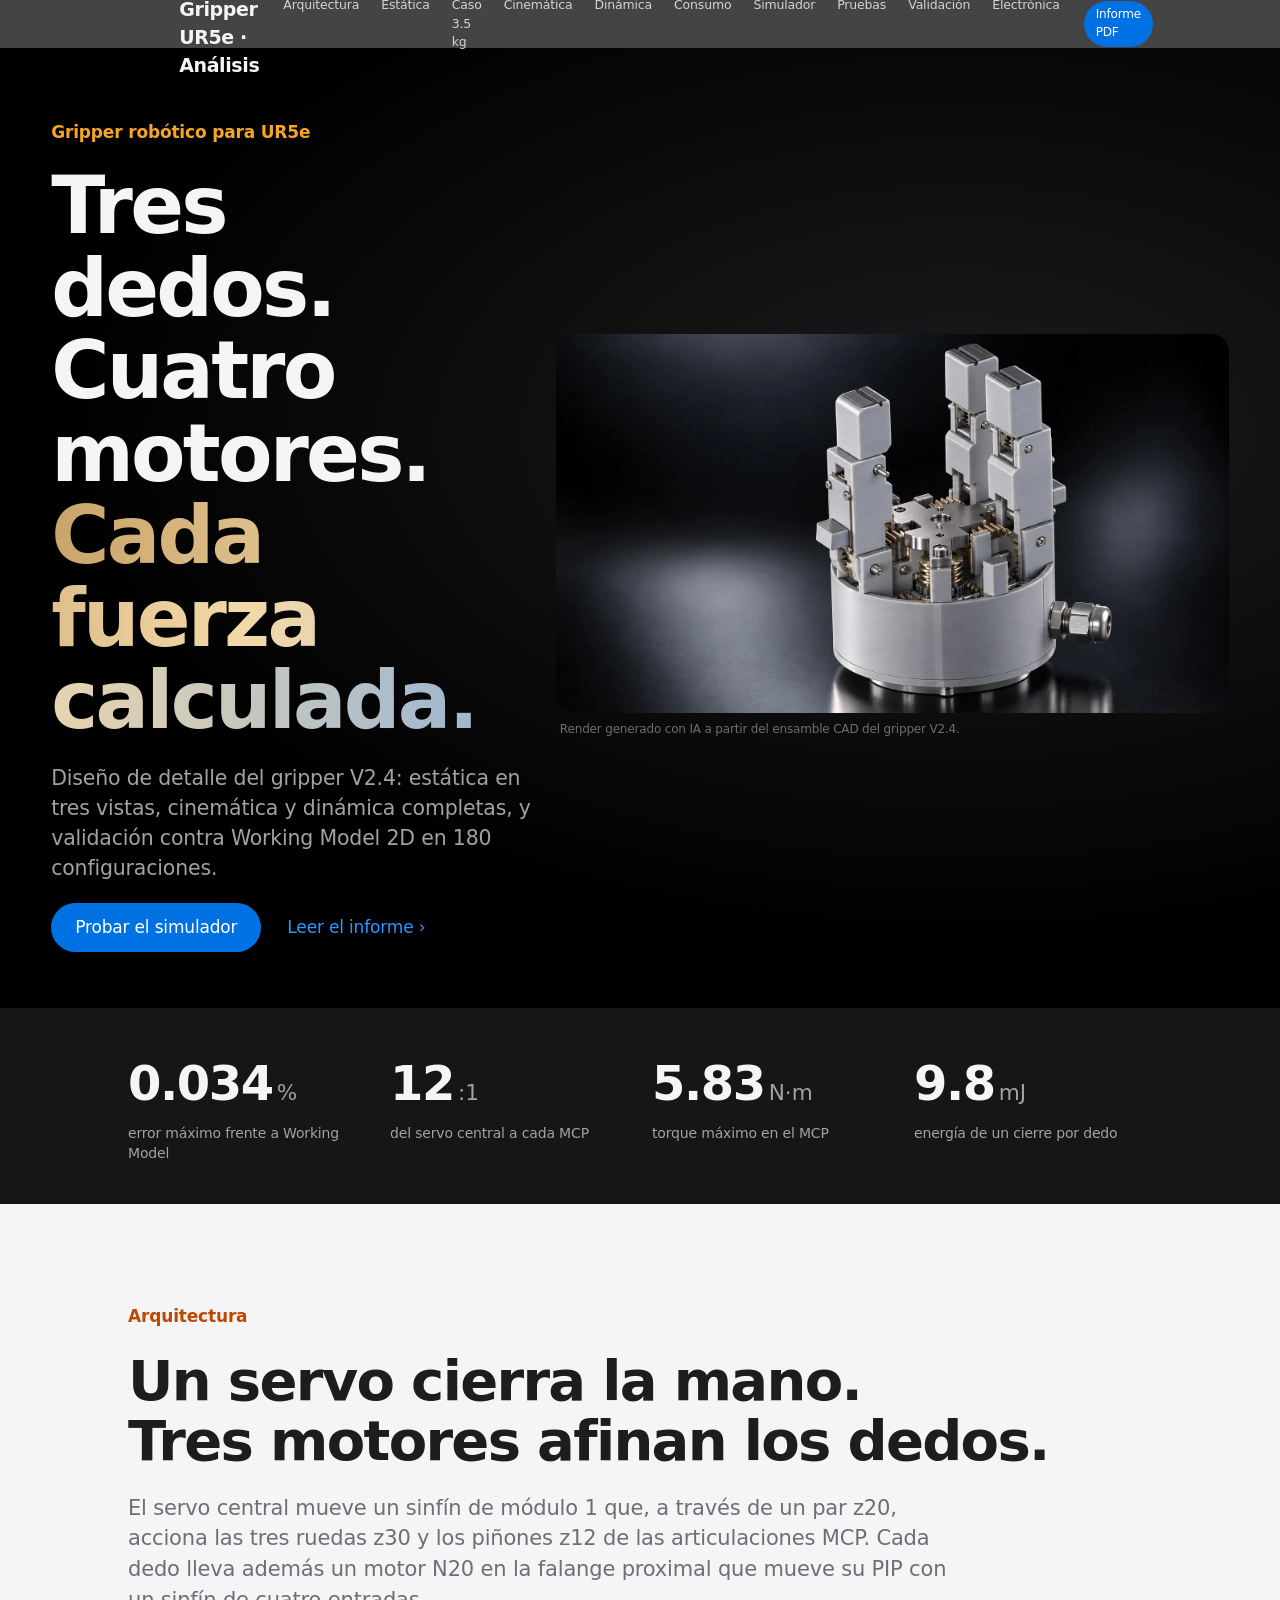
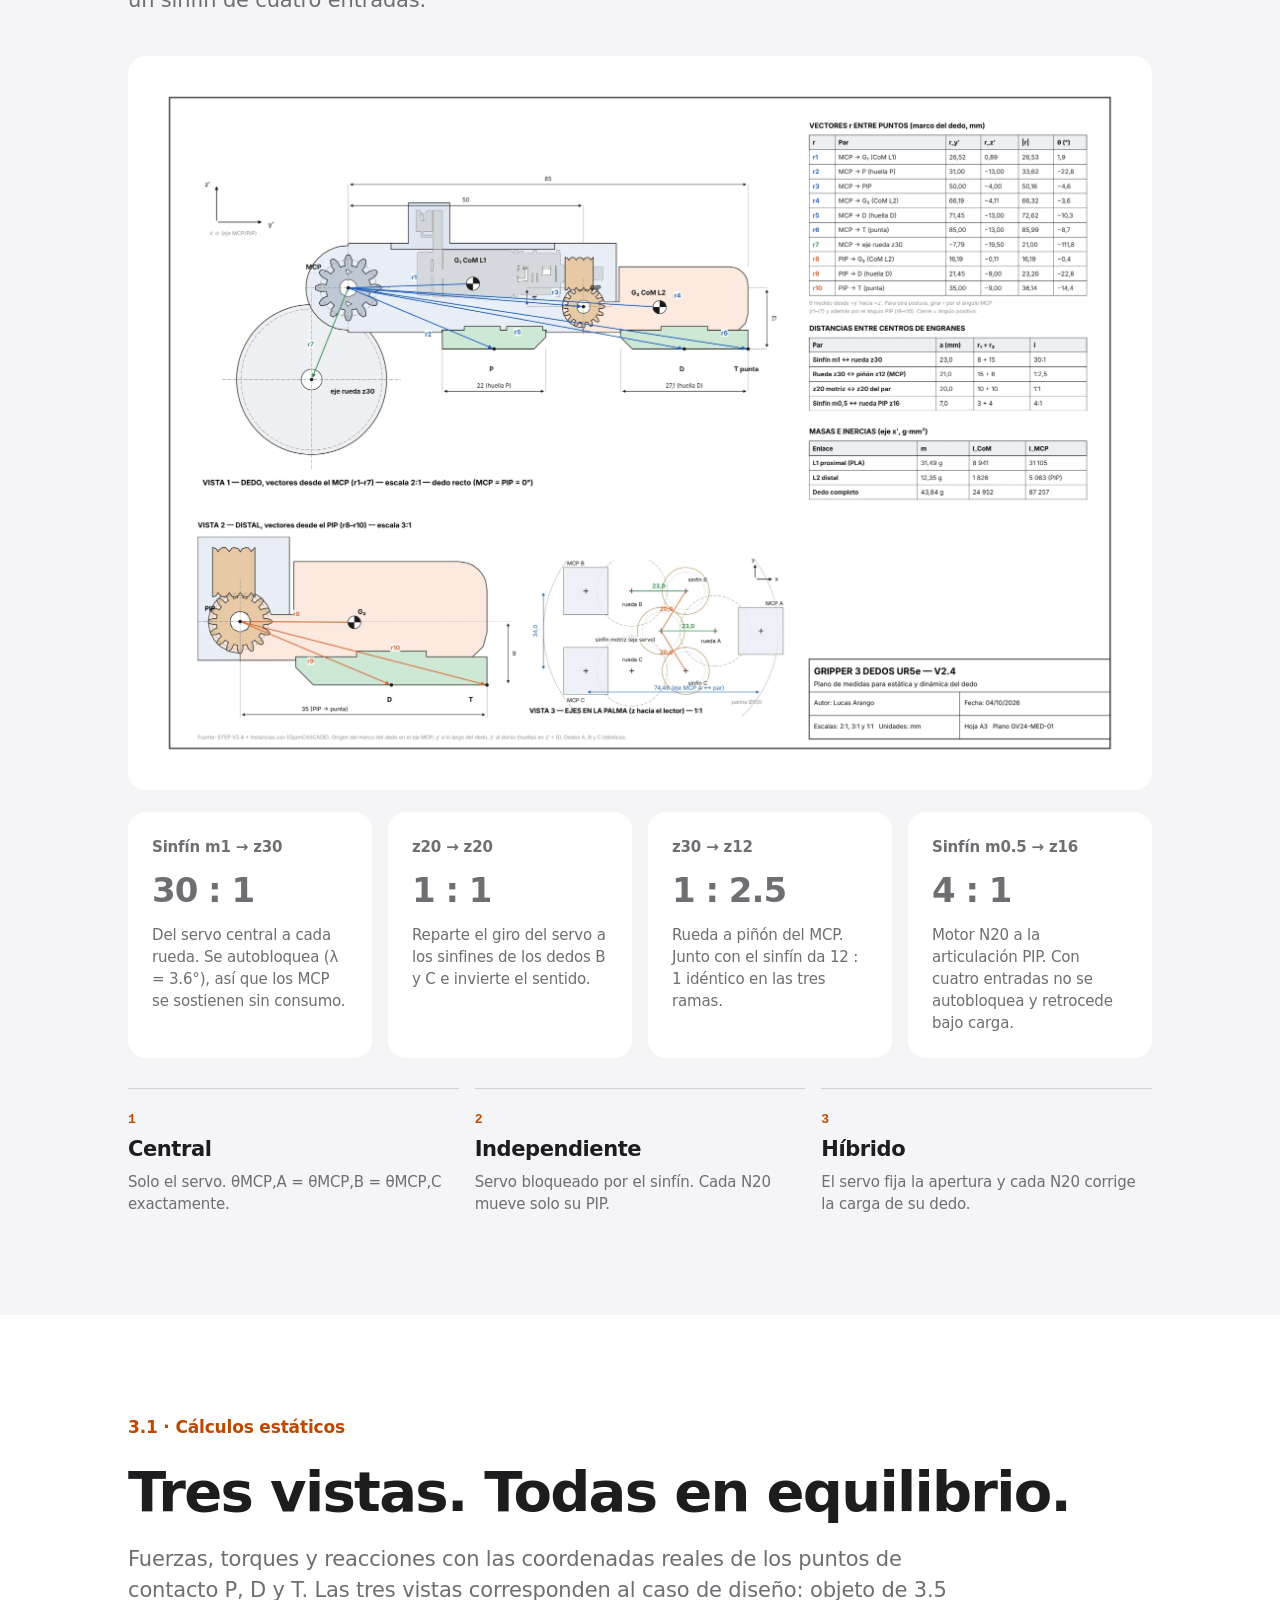
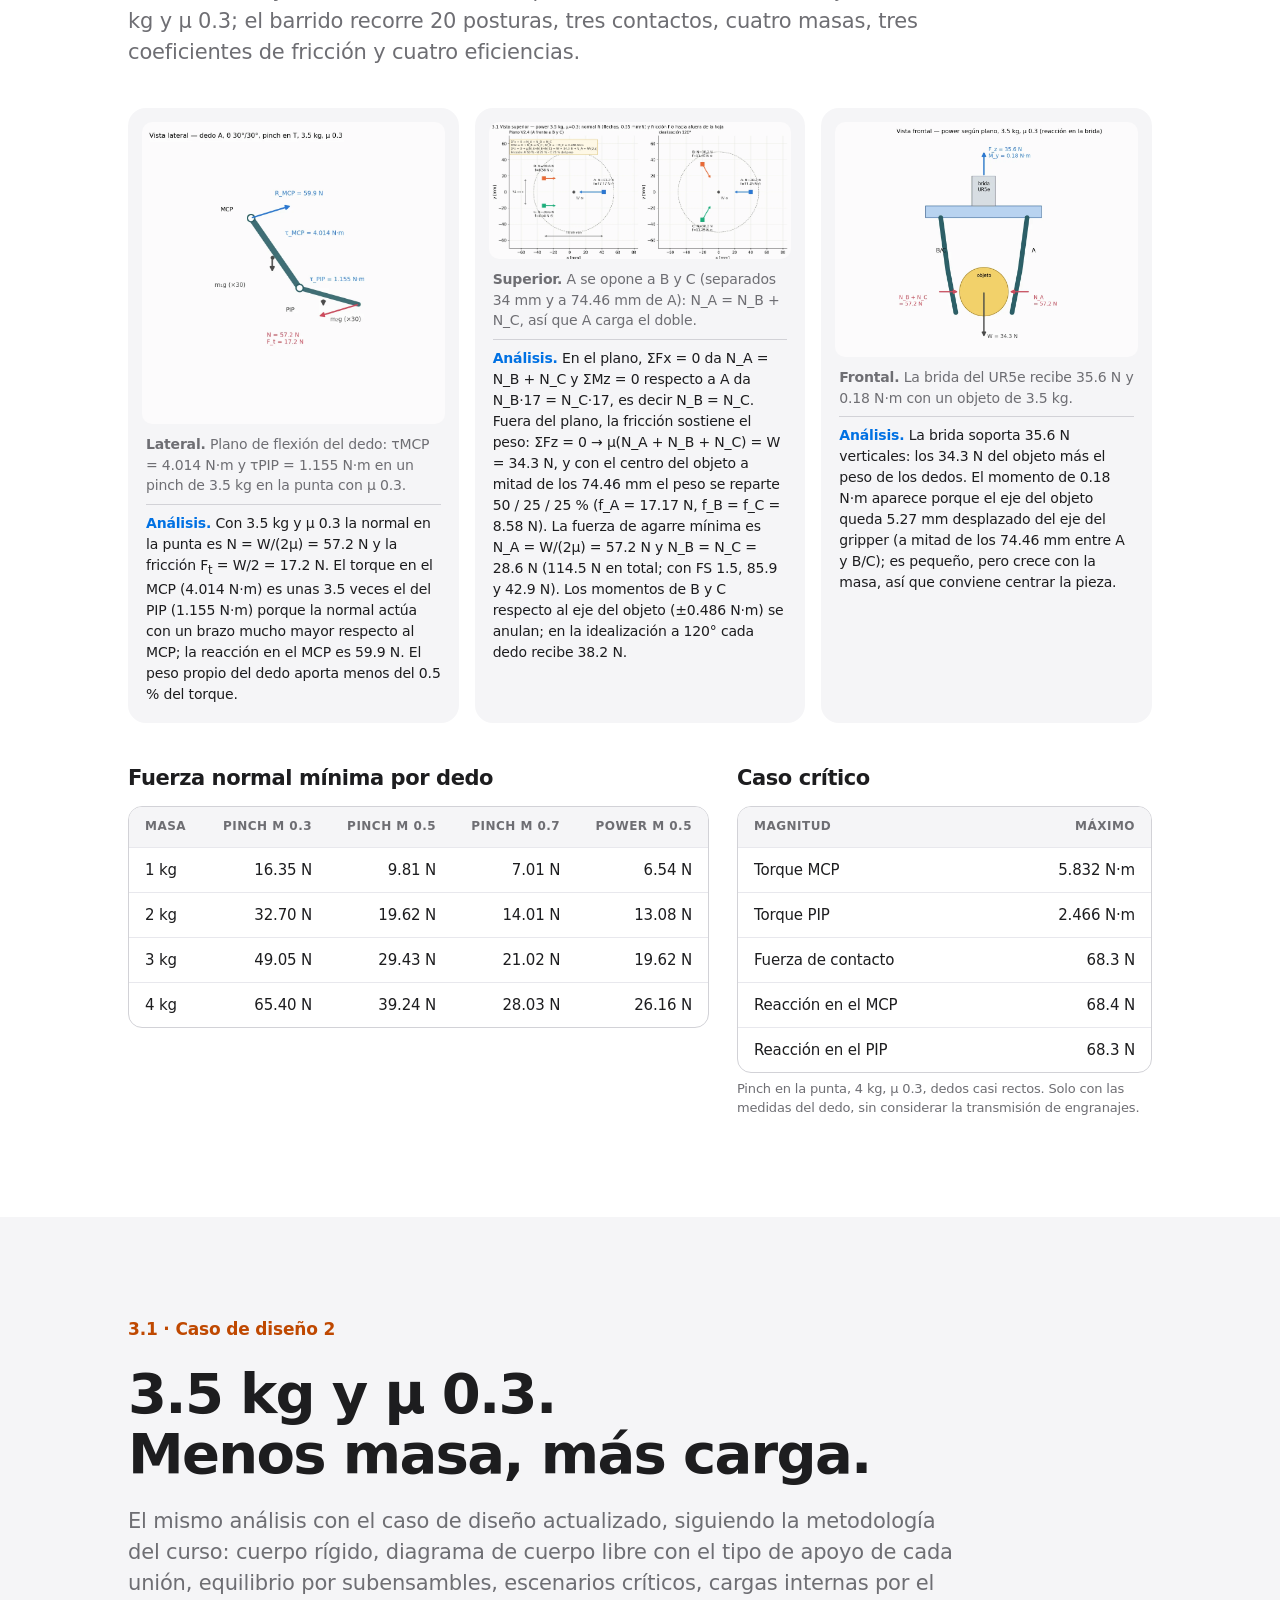
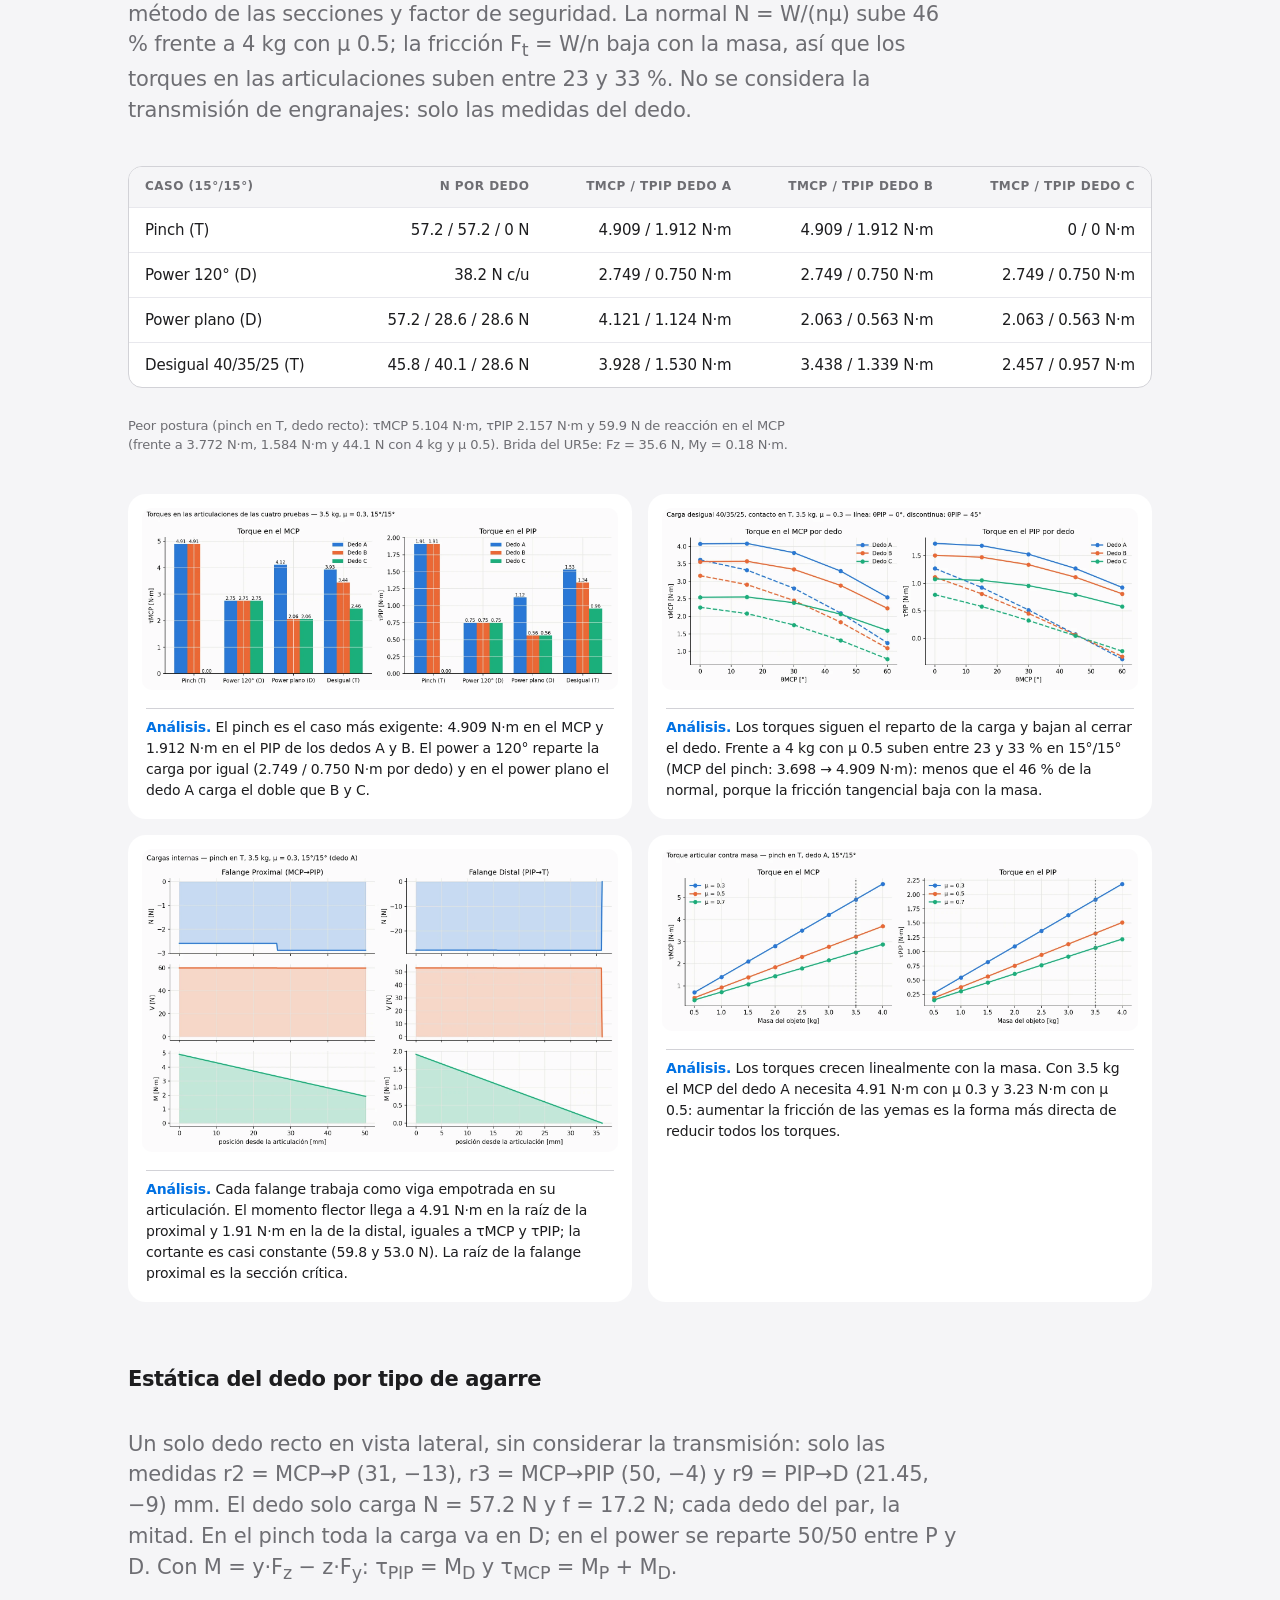
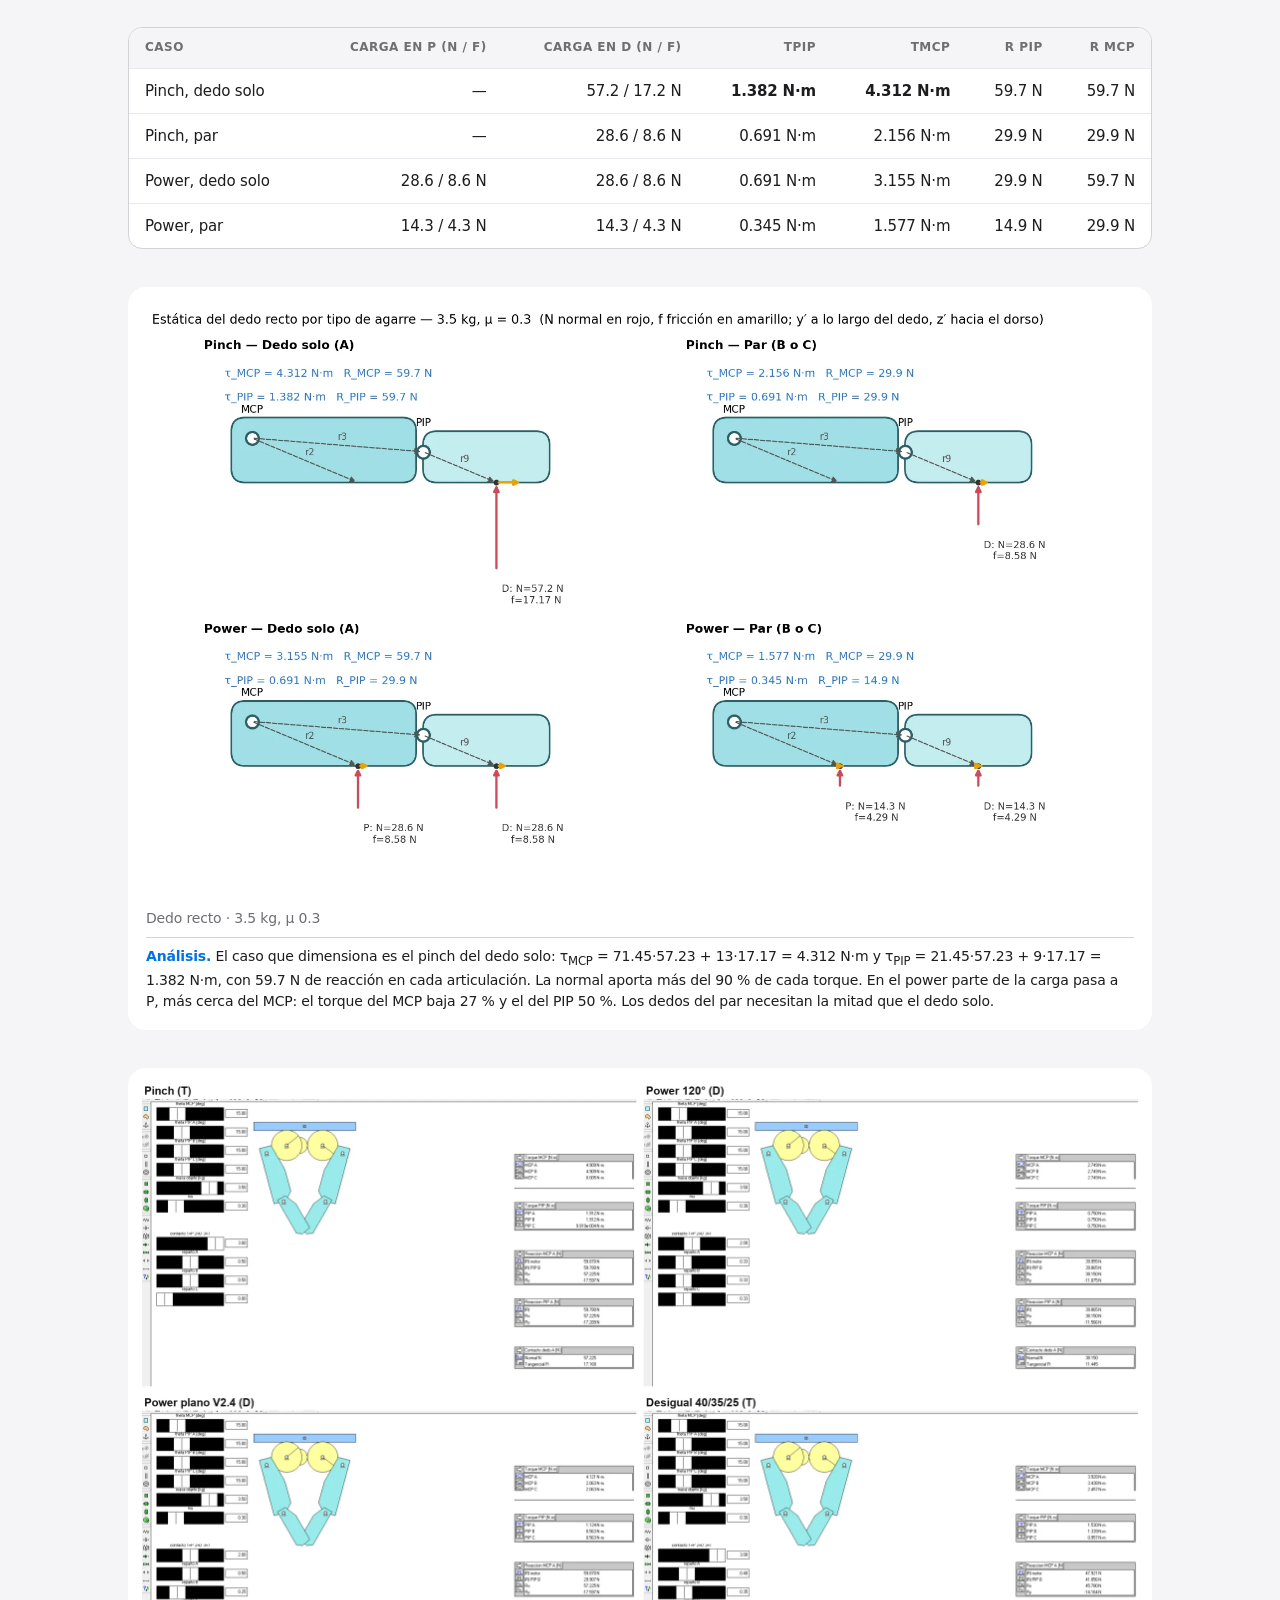
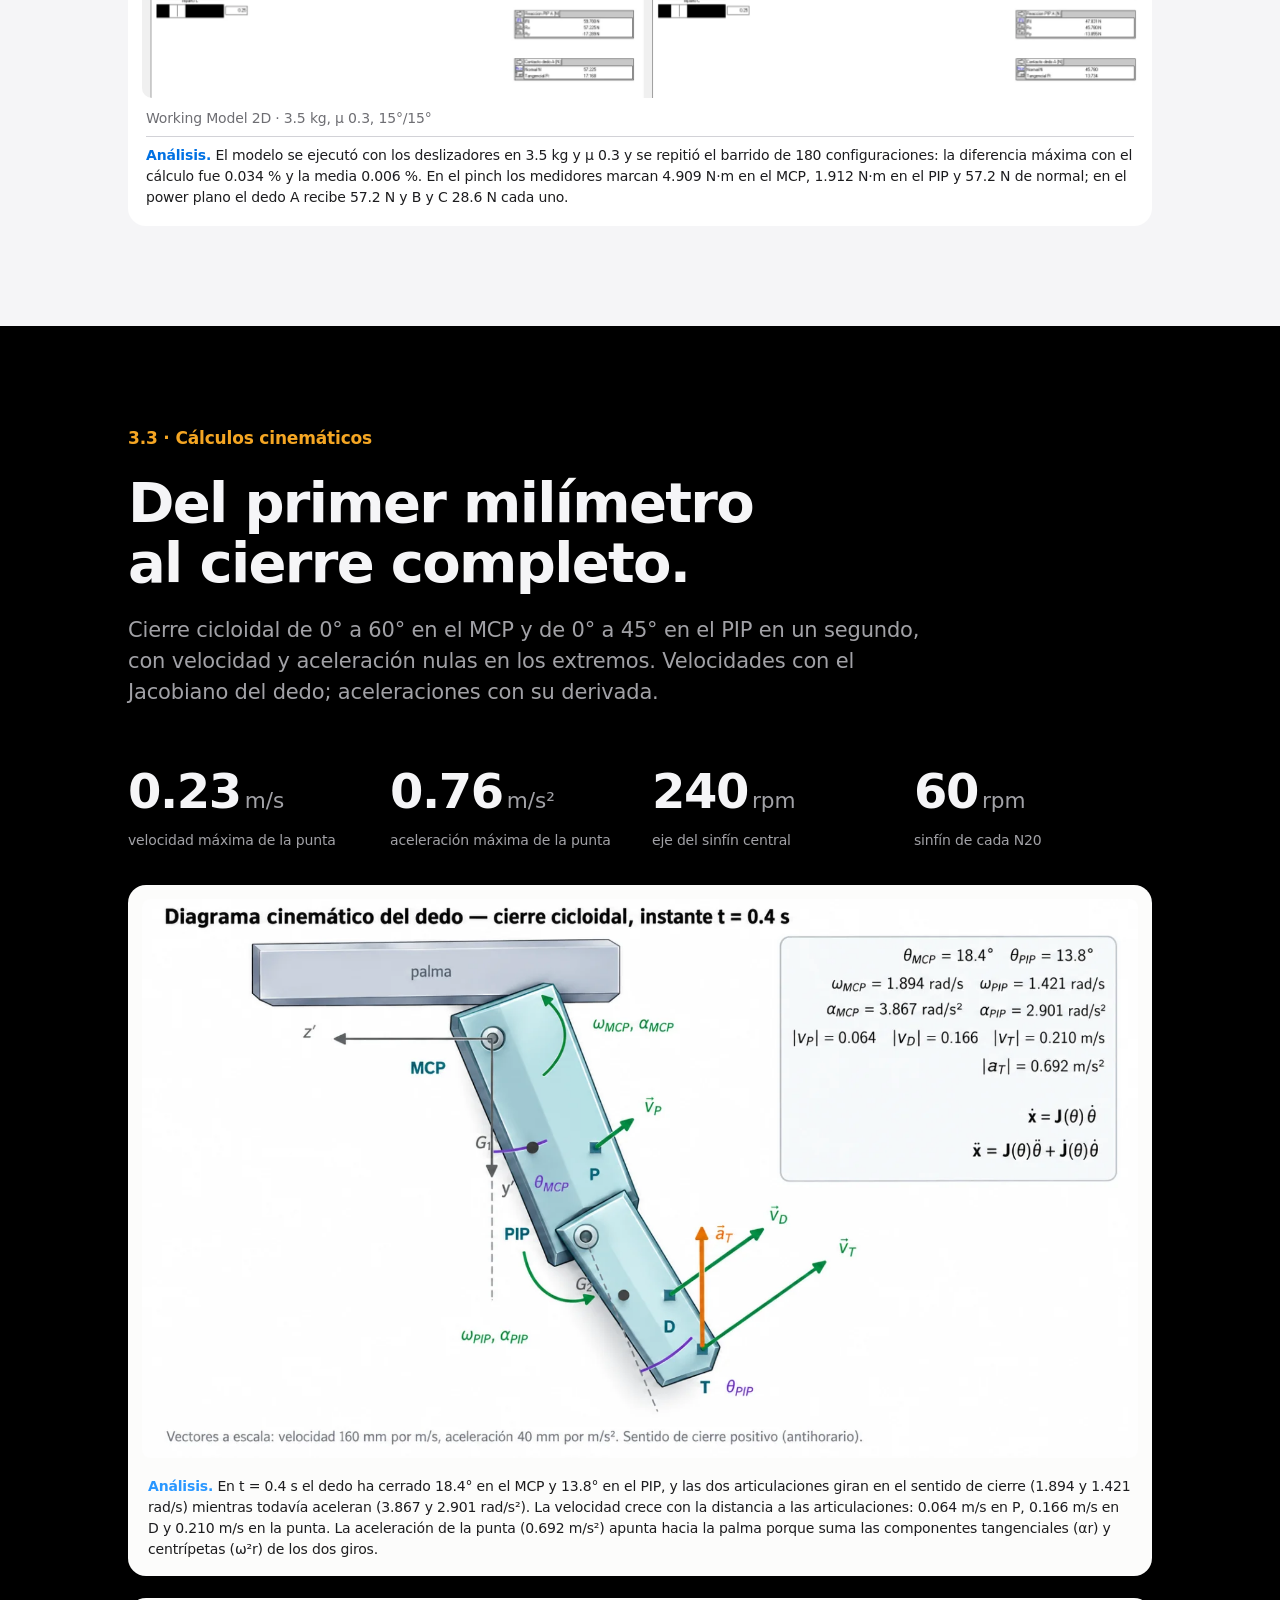
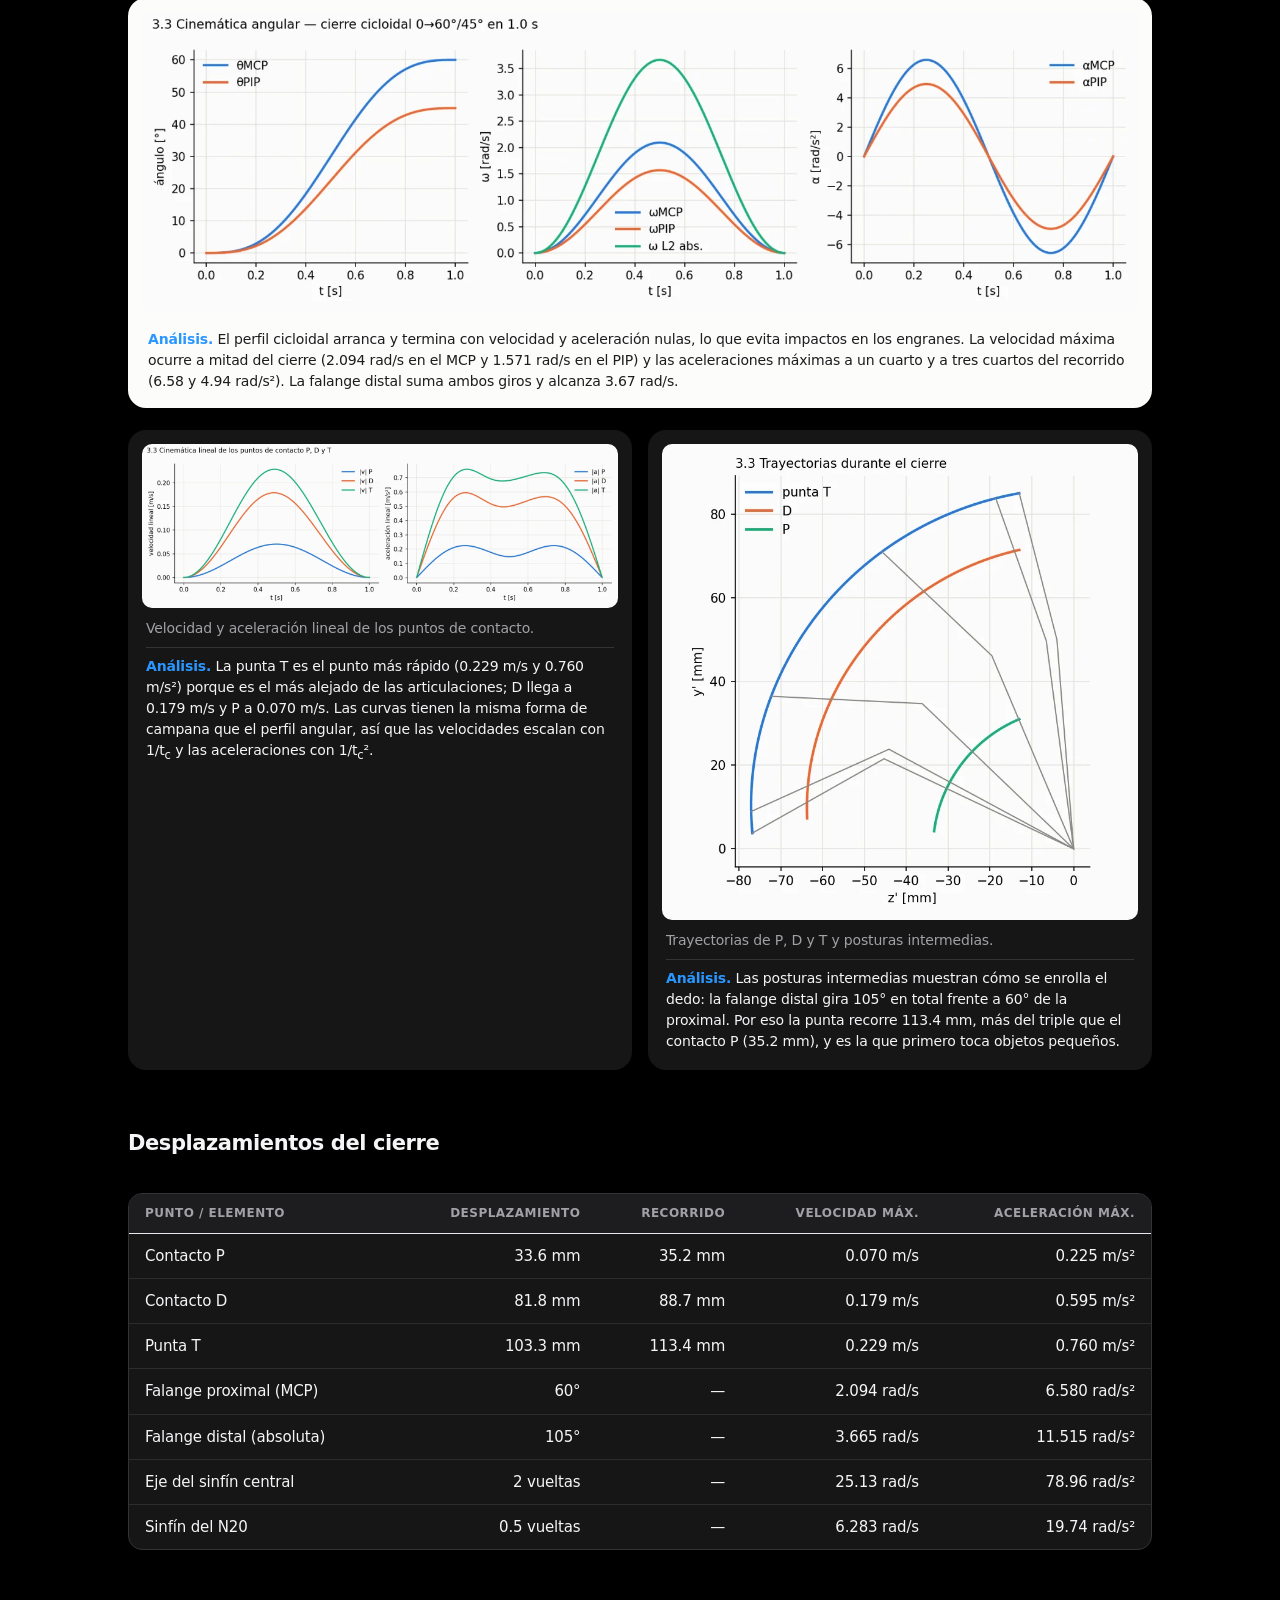
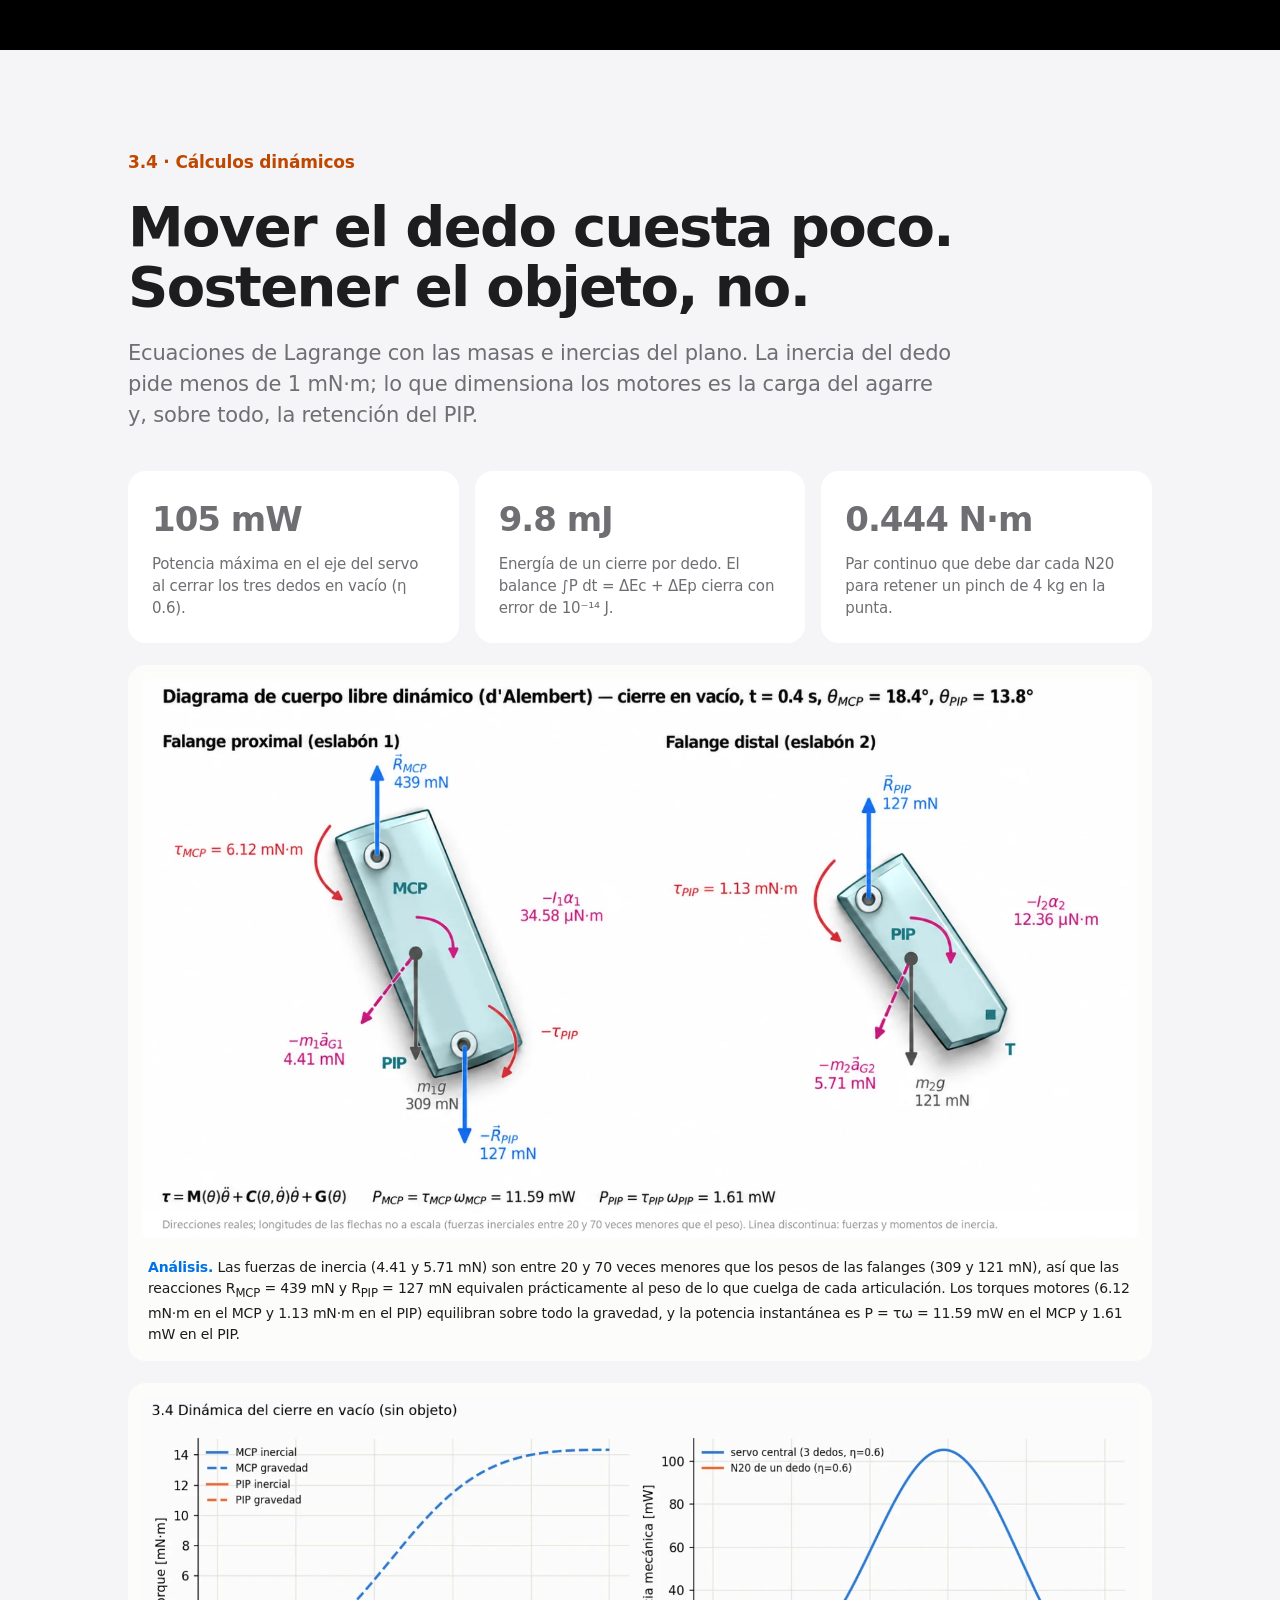
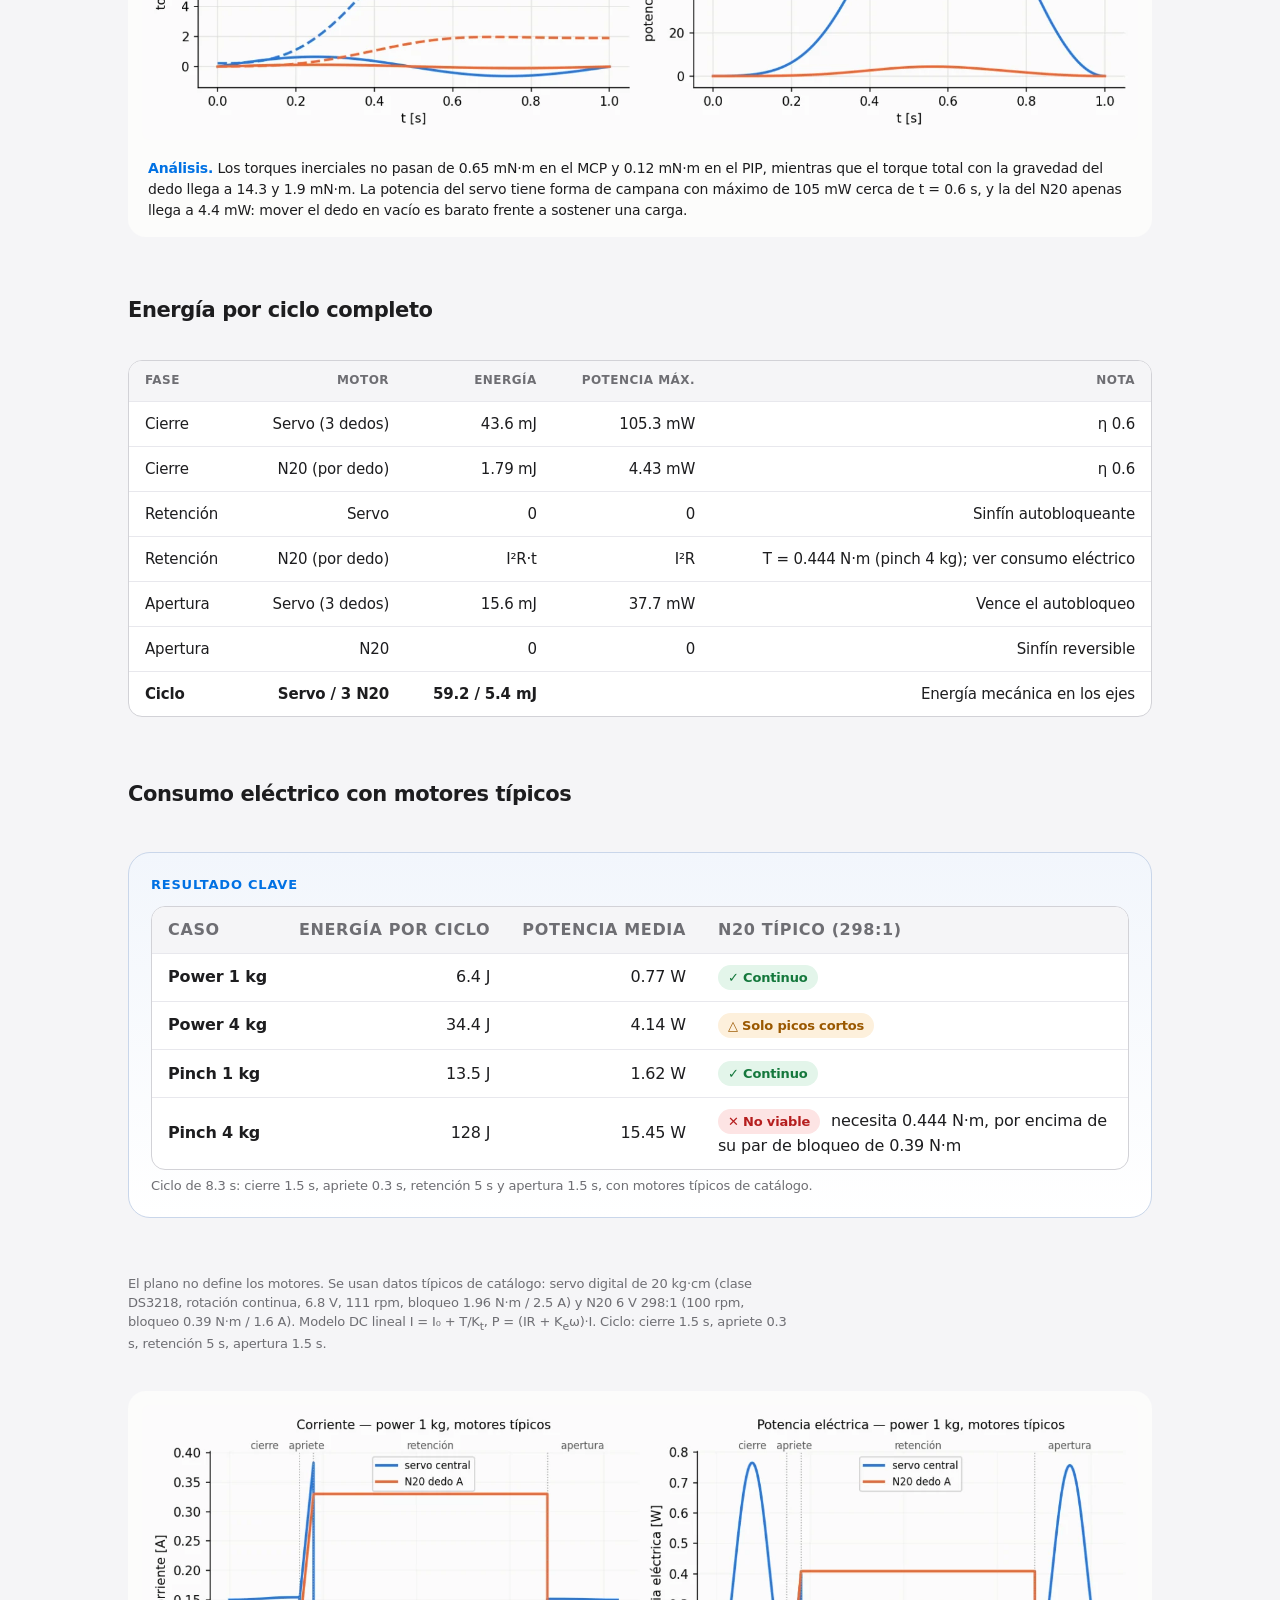
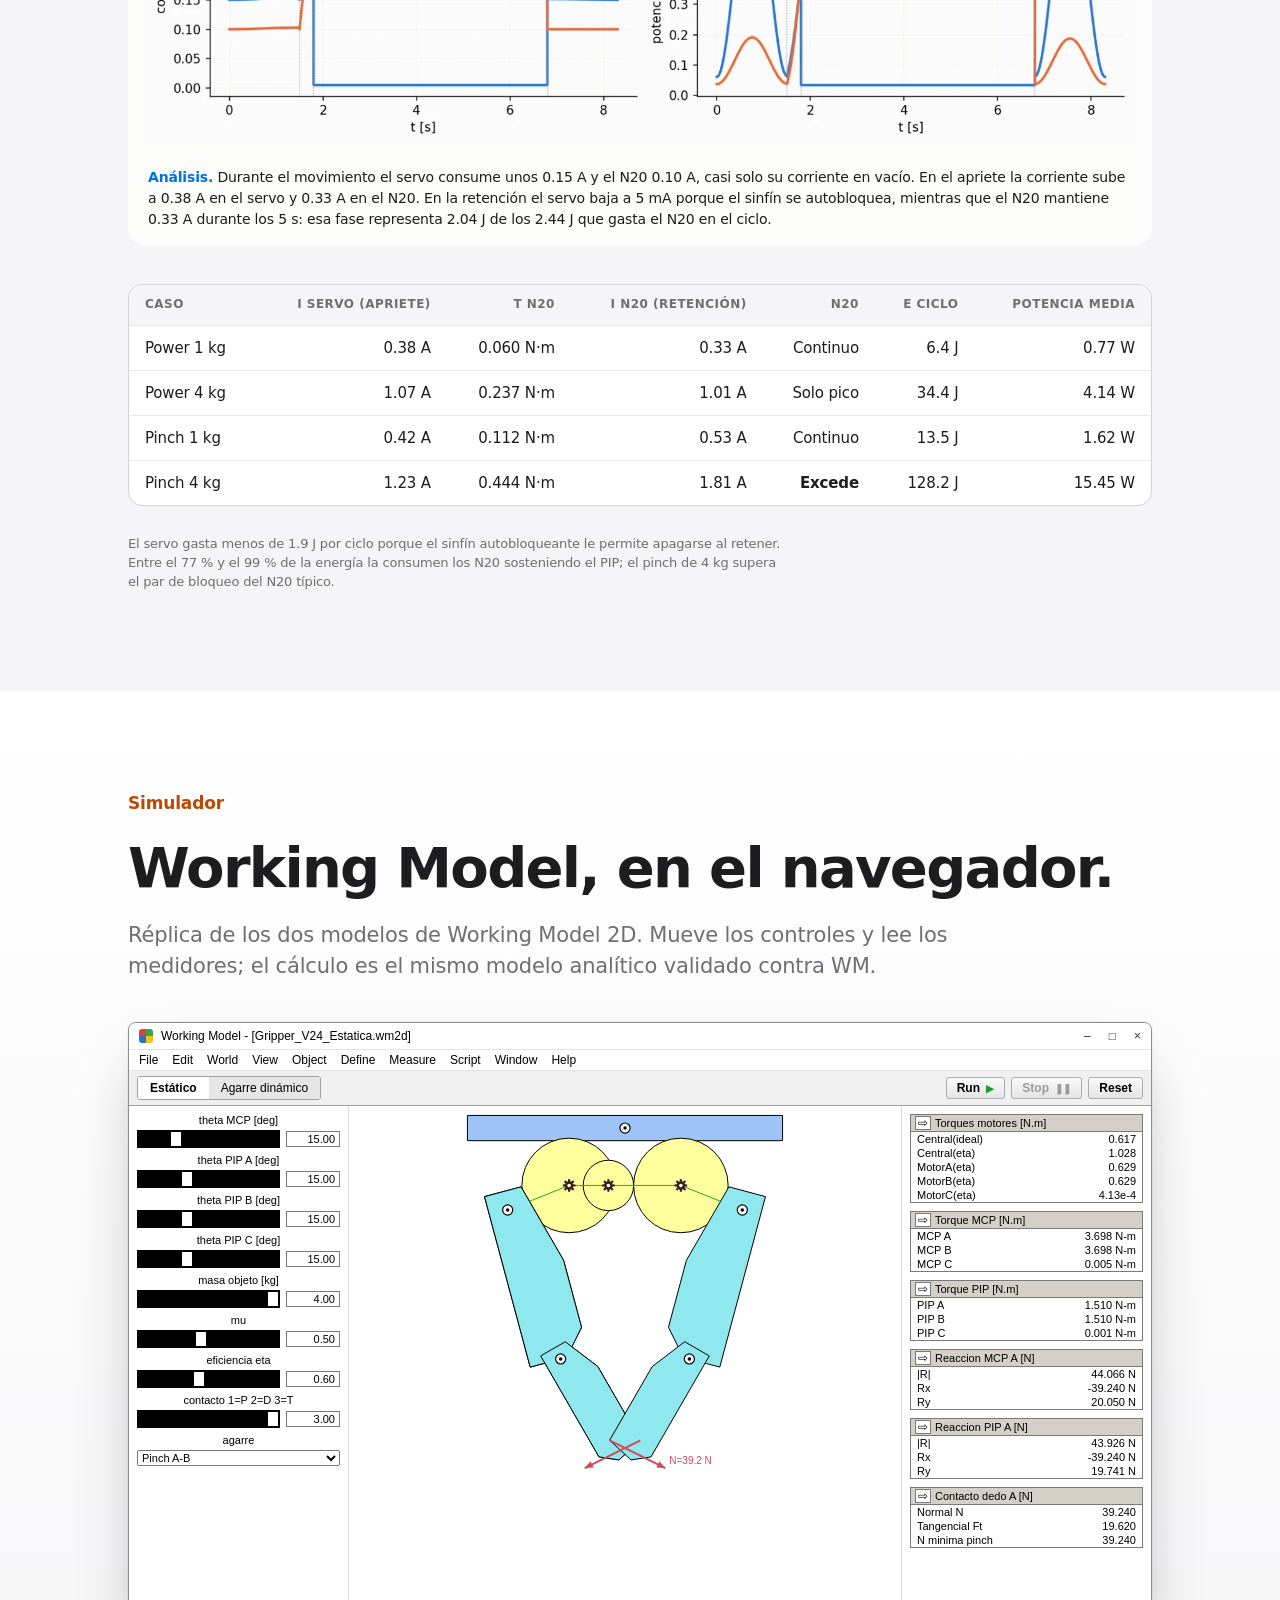
<file: analisis.html>
<!doctype html>
<html lang="es">
<head>
<meta charset="utf-8">
<meta name="viewport" content="width=device-width, initial-scale=1, viewport-fit=cover">
<title>Análisis de ingeniería · Gripper UR5e</title>
<link rel="icon" type="image/png" href="assets/img/favicon.png">
<meta name="description" content="Gripper robótico de tres dedos para UR5e: estática, cinemática, dinámica y validación en Working Model 2D.">
<link rel="icon" href="data:image/svg+xml,%3Csvg xmlns='http://www.w3.org/2000/svg' viewBox='0 0 32 32'%3E%3Ccircle cx='16' cy='16' r='14' fill='%231d1d1f'/%3E%3Cpath d='M10 9v9l3 5M22 9v9l-3 5M16 7v10' stroke='%23f5f5f7' stroke-width='2.4' fill='none' stroke-linecap='round'/%3E%3C/svg%3E">
<link rel="stylesheet" href="css/styles.css?v=5">
</head>
<body>

<nav class="nav" aria-label="Secciones">
  <div class="nav-in">
    <a class="brand" href="index.html">← Gripper UR5e · Análisis</a>
    <div class="nav-links">
      <a href="#arquitectura">Arquitectura</a>
      <a href="#estatica">Estática</a><a href="#estatica-caso2">Caso 3.5 kg</a>
      <a href="#cinematica">Cinemática</a>
      <a href="#dinamica">Dinámica</a>
      <a href="#consumo">Consumo</a>
      <a href="#simulador">Simulador</a>
      <a href="#pruebas">Pruebas</a>
      <a href="#validacion">Validación</a>
      <a href="#electronica">Electrónica</a>
    </div>
    <a class="nav-cta" href="assets/informe_gripper_v24.pdf">Informe PDF</a>
  </div>
</nav>

<!-- ============ HERO ============ -->
<header class="hero" id="top">
  <div class="hero-copy">
    <p class="eyebrow">Gripper robótico para UR5e</p>
    <h1>Tres dedos.<br>Cuatro motores.<br><span class="grad">Cada fuerza calculada.</span></h1>
    <p class="hero-sub">Diseño de detalle del gripper V2.4: estática en tres vistas, cinemática y dinámica completas, y validación contra Working Model 2D en 180 configuraciones.</p>
    <div class="hero-ctas">
      <a class="btn" href="#simulador">Probar el simulador</a>
      <a class="link" href="assets/informe_gripper_v24.pdf">Leer el informe ›</a>
    </div>
  </div>
  <div class="hero-media">
    <img src="assets/img/gripper_hero_cad.webp" alt="Render del gripper de tres dedos V2.4 sujetando un cilindro" width="1672" height="941">
    <p class="media-note">Render generado con IA a partir del ensamble CAD del gripper V2.4.</p>
  </div>
</header>

<!-- ============ CIFRAS ============ -->
<section class="band" aria-label="Cifras clave">
  <div class="stats">
    <div class="stat"><span class="num">0.034<small>%</small></span><span class="lbl">error máximo frente a Working Model</span></div>
    <div class="stat"><span class="num">12<small>:1</small></span><span class="lbl">del servo central a cada MCP</span></div>
    <div class="stat"><span class="num">5.83<small>N·m</small></span><span class="lbl">torque máximo en el MCP</span></div>
    <div class="stat"><span class="num">9.8<small>mJ</small></span><span class="lbl">energía de un cierre por dedo</span></div>
  </div>
</section>

<!-- ============ ARQUITECTURA ============ -->
<section class="sec light" id="arquitectura">
  <div class="wrap">
    <p class="eyebrow">Arquitectura</p>
    <h2>Un servo cierra la mano.<br>Tres motores afinan los dedos.</h2>
    <p class="lead">El servo central mueve un sinfín de módulo 1 que, a través de un par z20, acciona las tres ruedas z30 y los piñones z12 de las articulaciones MCP. Cada dedo lleva además un motor N20 en la falange proximal que mueve su PIP con un sinfín de cuatro entradas.</p>
    <div class="arch-media" id="arch-media">
      <img src="assets/img/plano_v24.webp" alt="Plano de medidas GV24-MED-01 del dedo y de la palma" loading="lazy">
    </div>
    <div class="cards4">
      <article class="card">
        <h3>Sinfín m1 → z30</h3><p class="big">30 : 1</p>
        <p>Del servo central a cada rueda. Se autobloquea (λ = 3.6°), así que los MCP se sostienen sin consumo.</p>
      </article>
      <article class="card">
        <h3>z20 → z20</h3><p class="big">1 : 1</p>
        <p>Reparte el giro del servo a los sinfines de los dedos B y C e invierte el sentido.</p>
      </article>
      <article class="card">
        <h3>z30 → z12</h3><p class="big">1 : 2.5</p>
        <p>Rueda a piñón del MCP. Junto con el sinfín da 12 : 1 idéntico en las tres ramas.</p>
      </article>
      <article class="card">
        <h3>Sinfín m0.5 → z16</h3><p class="big">4 : 1</p>
        <p>Motor N20 a la articulación PIP. Con cuatro entradas no se autobloquea y retrocede bajo carga.</p>
      </article>
    </div>
    <div class="modes">
      <div><span class="mode-n">1</span><h4>Central</h4><p>Solo el servo. θMCP,A = θMCP,B = θMCP,C exactamente.</p></div>
      <div><span class="mode-n">2</span><h4>Independiente</h4><p>Servo bloqueado por el sinfín. Cada N20 mueve solo su PIP.</p></div>
      <div><span class="mode-n">3</span><h4>Híbrido</h4><p>El servo fija la apertura y cada N20 corrige la carga de su dedo.</p></div>
    </div>
  </div>
</section>

<!-- ============ ESTÁTICA ============ -->
<section class="sec" id="estatica">
  <div class="wrap">
    <p class="eyebrow">3.1 · Cálculos estáticos</p>
    <h2>Tres vistas. Todas en equilibrio.</h2>
    <p class="lead">Fuerzas, torques y reacciones con las coordenadas reales de los puntos de contacto P, D y T. Las tres vistas corresponden al caso de diseño: objeto de 3.5 kg y μ 0.3; el barrido recorre 20 posturas, tres contactos, cuatro masas, tres coeficientes de fricción y cuatro eficiencias.</p>
    <div class="views">
      <figure class="tile"><img src="assets/img/D6_vista_lateral_DCL_35kg.webp" alt="Diagrama de cuerpo libre en vista lateral" loading="lazy"><figcaption><b>Lateral.</b> Plano de flexión del dedo: τMCP = 4.014 N·m y τPIP = 1.155 N·m en un pinch de 3.5 kg en la punta con μ 0.3.<span class="ana"><b>Análisis.</b> Con 3.5 kg y μ 0.3 la normal en la punta es N = W/(2μ) = 57.2 N y la fricción F<sub>t</sub> = W/2 = 17.2 N. El torque en el MCP (4.014 N·m) es unas 3.5 veces el del PIP (1.155 N·m) porque la normal actúa con un brazo mucho mayor respecto al MCP; la reacción en el MCP es 59.9 N. El peso propio del dedo aporta menos del 0.5 % del torque.</span></figcaption></figure>
      <figure class="tile"><img src="assets/img/D5_vista_superior_35kg.webp" alt="Fuerzas en la vista superior" loading="lazy"><figcaption><b>Superior.</b> A se opone a B y C (separados 34 mm y a 74.46 mm de A): N_A = N_B + N_C, así que A carga el doble.<span class="ana"><b>Análisis.</b> En el plano, ΣFx = 0 da N_A = N_B + N_C y ΣMz = 0 respecto a A da N_B·17 = N_C·17, es decir N_B = N_C. Fuera del plano, la fricción sostiene el peso: ΣFz = 0 → μ(N_A + N_B + N_C) = W = 34.3 N, y con el centro del objeto a mitad de los 74.46 mm el peso se reparte 50 / 25 / 25 % (f_A = 17.17 N, f_B = f_C = 8.58 N). La fuerza de agarre mínima es N_A = W/(2μ) = 57.2 N y N_B = N_C = 28.6 N (114.5 N en total; con FS 1.5, 85.9 y 42.9 N). Los momentos de B y C respecto al eje del objeto (±0.486 N·m) se anulan; en la idealización a 120° cada dedo recibe 38.2 N.</span></figcaption></figure>
      <figure class="tile"><img src="assets/img/D7_vista_frontal_DCL_35kg.webp" alt="Diagrama de cuerpo libre en vista frontal" loading="lazy"><figcaption><b>Frontal.</b> La brida del UR5e recibe 35.6 N y 0.18 N·m con un objeto de 3.5 kg.<span class="ana"><b>Análisis.</b> La brida soporta 35.6 N verticales: los 34.3 N del objeto más el peso de los dedos. El momento de 0.18 N·m aparece porque el eje del objeto queda 5.27 mm desplazado del eje del gripper (a mitad de los 74.46 mm entre A y B/C); es pequeño, pero crece con la masa, así que conviene centrar la pieza.</span></figcaption></figure>
    </div>

    <div class="split">
      <div>
        <h3 class="h3">Fuerza normal mínima por dedo</h3>
        <div class="tbl"><table>
          <thead><tr><th>Masa</th><th>Pinch μ 0.3</th><th>Pinch μ 0.5</th><th>Pinch μ 0.7</th><th>Power μ 0.5</th></tr></thead>
          <tbody>
            <tr><td>1 kg</td><td>16.35 N</td><td>9.81 N</td><td>7.01 N</td><td>6.54 N</td></tr>
            <tr><td>2 kg</td><td>32.70 N</td><td>19.62 N</td><td>14.01 N</td><td>13.08 N</td></tr>
            <tr><td>3 kg</td><td>49.05 N</td><td>29.43 N</td><td>21.02 N</td><td>19.62 N</td></tr>
            <tr><td>4 kg</td><td>65.40 N</td><td>39.24 N</td><td>28.03 N</td><td>26.16 N</td></tr>
          </tbody></table></div>
      </div>
      <div>
        <h3 class="h3">Caso crítico</h3>
        <div class="tbl"><table>
          <thead><tr><th>Magnitud</th><th>Máximo</th></tr></thead>
          <tbody>
            <tr><td>Torque MCP</td><td>5.832 N·m</td></tr>
            <tr><td>Torque PIP</td><td>2.466 N·m</td></tr>
            <tr><td>Fuerza de contacto</td><td>68.3 N</td></tr>
            <tr><td>Reacción en el MCP</td><td>68.4 N</td></tr>
            <tr><td>Reacción en el PIP</td><td>68.3 N</td></tr>
          </tbody></table></div>
        <p class="fine">Pinch en la punta, 4 kg, μ 0.3, dedos casi rectos. Solo con las medidas del dedo, sin considerar la transmisión de engranajes.</p>
      </div>
    </div>
  </div>
</section>

<!-- ============ ESTÁTICA · CASO 2 ============ -->
<section class="sec light" id="estatica-caso2">
  <div class="wrap">
    <p class="eyebrow">3.1 · Caso de diseño 2</p>
    <h2>3.5 kg y μ 0.3.<br>Menos masa, más carga.</h2>
    <p class="lead">El mismo análisis con el caso de diseño actualizado, siguiendo la metodología del curso: cuerpo rígido, diagrama de cuerpo libre con el tipo de apoyo de cada unión, equilibrio por subensambles, escenarios críticos, cargas internas por el método de las secciones y factor de seguridad. La normal N = W/(nμ) sube 46 % frente a 4 kg con μ 0.5; la fricción F<sub>t</sub> = W/n baja con la masa, así que los torques en las articulaciones suben entre 23 y 33 %. No se considera la transmisión de engranajes: solo las medidas del dedo.</p>
    <div class="tbl"><table>
      <thead><tr><th>Caso (15°/15°)</th><th>N por dedo</th><th>τMCP / τPIP dedo A</th><th>τMCP / τPIP dedo B</th><th>τMCP / τPIP dedo C</th></tr></thead>
      <tbody>
        <tr><td>Pinch (T)</td><td>57.2 / 57.2 / 0 N</td><td>4.909 / 1.912 N·m</td><td>4.909 / 1.912 N·m</td><td>0 / 0 N·m</td></tr>
        <tr><td>Power 120° (D)</td><td>38.2 N c/u</td><td>2.749 / 0.750 N·m</td><td>2.749 / 0.750 N·m</td><td>2.749 / 0.750 N·m</td></tr>
        <tr><td>Power plano (D)</td><td>57.2 / 28.6 / 28.6 N</td><td>4.121 / 1.124 N·m</td><td>2.063 / 0.563 N·m</td><td>2.063 / 0.563 N·m</td></tr>
        <tr><td>Desigual 40/35/25 (T)</td><td>45.8 / 40.1 / 28.6 N</td><td>3.928 / 1.530 N·m</td><td>3.438 / 1.339 N·m</td><td>2.457 / 0.957 N·m</td></tr>
      </tbody></table></div>
    <p class="fine">Peor postura (pinch en T, dedo recto): τMCP 5.104 N·m, τPIP 2.157 N·m y 59.9 N de reacción en el MCP (frente a 3.772 N·m, 1.584 N·m y 44.1 N con 4 kg y μ 0.5). Brida del UR5e: Fz = 35.6 N, My = 0.18 N·m.</p>
    <div class="gallery" style="margin-top:18px">
      <figure class="tile"><img src="assets/img/J3_torques_pruebas.webp" alt="Torques articulares en las cuatro pruebas con 3.5 kg y mu 0.3" loading="lazy"><figcaption class="ana-only"><span class="ana"><b>Análisis.</b> El pinch es el caso más exigente: 4.909 N·m en el MCP y 1.912 N·m en el PIP de los dedos A y B. El power a 120° reparte la carga por igual (2.749 / 0.750 N·m por dedo) y en el power plano el dedo A carga el doble que B y C.</span></figcaption></figure>
      <figure class="tile"><img src="assets/img/J1_torques_por_dedo.webp" alt="Torques MCP y PIP de cada dedo contra el ángulo MCP" loading="lazy"><figcaption class="ana-only"><span class="ana"><b>Análisis.</b> Los torques siguen el reparto de la carga y bajan al cerrar el dedo. Frente a 4 kg con μ 0.5 suben entre 23 y 33 % en 15°/15° (MCP del pinch: 3.698 → 4.909 N·m): menos que el 46 % de la normal, porque la fricción tangencial baja con la masa.</span></figcaption></figure>
      <figure class="tile"><img src="assets/img/E3_cargas_internas.webp" alt="Cargas internas N, V y M en las falanges" loading="lazy"><figcaption class="ana-only"><span class="ana"><b>Análisis.</b> Cada falange trabaja como viga empotrada en su articulación. El momento flector llega a 4.91 N·m en la raíz de la proximal y 1.91 N·m en la de la distal, iguales a τMCP y τPIP; la cortante es casi constante (59.8 y 53.0 N). La raíz de la falange proximal es la sección crítica.</span></figcaption></figure>
      <figure class="tile"><img src="assets/img/J2_torque_vs_masa.webp" alt="Torques del dedo A contra la masa del objeto" loading="lazy"><figcaption class="ana-only"><span class="ana"><b>Análisis.</b> Los torques crecen linealmente con la masa. Con 3.5 kg el MCP del dedo A necesita 4.91 N·m con μ 0.3 y 3.23 N·m con μ 0.5: aumentar la fricción de las yemas es la forma más directa de reducir todos los torques.</span></figcaption></figure>
    </div>
    <h3 class="h3 mt">Estática del dedo por tipo de agarre</h3>
    <p class="lead">Un solo dedo recto en vista lateral, sin considerar la transmisión: solo las medidas r2 = MCP→P (31, −13), r3 = MCP→PIP (50, −4) y r9 = PIP→D (21.45, −9) mm. El dedo solo carga N = 57.2 N y f = 17.2 N; cada dedo del par, la mitad. En el pinch toda la carga va en D; en el power se reparte 50/50 entre P y D. Con M = y·F<sub>z</sub> − z·F<sub>y</sub>: τ<sub>PIP</sub> = M<sub>D</sub> y τ<sub>MCP</sub> = M<sub>P</sub> + M<sub>D</sub>.</p>
    <div class="tbl"><table>
      <thead><tr><th>Caso</th><th>Carga en P (N / f)</th><th>Carga en D (N / f)</th><th>τPIP</th><th>τMCP</th><th>R PIP</th><th>R MCP</th></tr></thead>
      <tbody>
        <tr><td>Pinch, dedo solo</td><td>—</td><td>57.2 / 17.2 N</td><td><b>1.382 N·m</b></td><td><b>4.312 N·m</b></td><td>59.7 N</td><td>59.7 N</td></tr>
        <tr><td>Pinch, par</td><td>—</td><td>28.6 / 8.6 N</td><td>0.691 N·m</td><td>2.156 N·m</td><td>29.9 N</td><td>29.9 N</td></tr>
        <tr><td>Power, dedo solo</td><td>28.6 / 8.6 N</td><td>28.6 / 8.6 N</td><td>0.691 N·m</td><td>3.155 N·m</td><td>29.9 N</td><td>59.7 N</td></tr>
        <tr><td>Power, par</td><td>14.3 / 4.3 N</td><td>14.3 / 4.3 N</td><td>0.345 N·m</td><td>1.577 N·m</td><td>14.9 N</td><td>29.9 N</td></tr>
      </tbody></table></div>
    <figure class="tile" style="margin-top:16px"><img src="assets/img/E5_dedo_agarres.webp" alt="Diagrama de cuerpo libre del dedo en los cuatro casos de agarre" loading="lazy"><figcaption>Dedo recto · 3.5 kg, μ 0.3<span class="ana"><b>Análisis.</b> El caso que dimensiona es el pinch del dedo solo: τ<sub>MCP</sub> = 71.45·57.23 + 13·17.17 = 4.312 N·m y τ<sub>PIP</sub> = 21.45·57.23 + 9·17.17 = 1.382 N·m, con 59.7 N de reacción en cada articulación. La normal aporta más del 90 % de cada torque. En el power parte de la carga pasa a P, más cerca del MCP: el torque del MCP baja 27 % y el del PIP 50 %. Los dedos del par necesitan la mitad que el dedo solo.</span></figcaption></figure>
    <figure class="tile" style="margin-top:16px"><img src="assets/img/wm_pruebas_35kg_mu03.webp" alt="Pruebas en Working Model 2D con 3.5 kg y mu 0.3" loading="lazy"><figcaption>Working Model 2D · 3.5 kg, μ 0.3, 15°/15°<span class="ana"><b>Análisis.</b> El modelo se ejecutó con los deslizadores en 3.5 kg y μ 0.3 y se repitió el barrido de 180 configuraciones: la diferencia máxima con el cálculo fue 0.034 % y la media 0.006 %. En el pinch los medidores marcan 4.909 N·m en el MCP, 1.912 N·m en el PIP y 57.2 N de normal; en el power plano el dedo A recibe 57.2 N y B y C 28.6 N cada uno.</span></figcaption></figure>
  </div>
</section>

<!-- ============ CINEMÁTICA ============ -->
<section class="sec dark" id="cinematica">
  <div class="wrap">
    <p class="eyebrow">3.3 · Cálculos cinemáticos</p>
    <h2>Del primer milímetro<br>al cierre completo.</h2>
    <p class="lead">Cierre cicloidal de 0° a 60° en el MCP y de 0° a 45° en el PIP en un segundo, con velocidad y aceleración nulas en los extremos. Velocidades con el Jacobiano del dedo; aceleraciones con su derivada.</p>
    <div class="stats stats-dark">
      <div class="stat"><span class="num">0.23<small>m/s</small></span><span class="lbl">velocidad máxima de la punta</span></div>
      <div class="stat"><span class="num">0.76<small>m/s²</small></span><span class="lbl">aceleración máxima de la punta</span></div>
      <div class="stat"><span class="num">240<small>rpm</small></span><span class="lbl">eje del sinfín central</span></div>
      <div class="stat"><span class="num">60<small>rpm</small></span><span class="lbl">sinfín de cada N20</span></div>
    </div>
    <figure class="wide"><img src="assets/img/D9_diagrama_cinematico_chatgpt.webp" alt="Diagrama cinemático del dedo con ángulos, velocidades y aceleraciones" width="1672" height="940" loading="lazy"><figcaption class="ana-only"><span class="ana"><b>Análisis.</b> En t = 0.4 s el dedo ha cerrado 18.4° en el MCP y 13.8° en el PIP, y las dos articulaciones giran en el sentido de cierre (1.894 y 1.421 rad/s) mientras todavía aceleran (3.867 y 2.901 rad/s²). La velocidad crece con la distancia a las articulaciones: 0.064 m/s en P, 0.166 m/s en D y 0.210 m/s en la punta. La aceleración de la punta (0.692 m/s²) apunta hacia la palma porque suma las componentes tangenciales (αr) y centrípetas (ω²r) de los dos giros.</span></figcaption></figure>
    <figure class="wide"><img src="assets/img/D1_cinematica_angular.webp" alt="Posición, velocidad y aceleración angular" loading="lazy"><figcaption class="ana-only"><span class="ana"><b>Análisis.</b> El perfil cicloidal arranca y termina con velocidad y aceleración nulas, lo que evita impactos en los engranes. La velocidad máxima ocurre a mitad del cierre (2.094 rad/s en el MCP y 1.571 rad/s en el PIP) y las aceleraciones máximas a un cuarto y a tres cuartos del recorrido (6.58 y 4.94 rad/s²). La falange distal suma ambos giros y alcanza 3.67 rad/s.</span></figcaption></figure>
    <div class="two">
      <figure class="tile"><img src="assets/img/D2_cinematica_lineal.webp" alt="Velocidad y aceleración lineal de P, D y T" loading="lazy"><figcaption>Velocidad y aceleración lineal de los puntos de contacto.<span class="ana"><b>Análisis.</b> La punta T es el punto más rápido (0.229 m/s y 0.760 m/s²) porque es el más alejado de las articulaciones; D llega a 0.179 m/s y P a 0.070 m/s. Las curvas tienen la misma forma de campana que el perfil angular, así que las velocidades escalan con 1/t<sub>c</sub> y las aceleraciones con 1/t<sub>c</sub>².</span></figcaption></figure>
      <figure class="tile"><img src="assets/img/D3_trayectorias.webp" alt="Trayectorias de los puntos durante el cierre" loading="lazy"><figcaption>Trayectorias de P, D y T y posturas intermedias.<span class="ana"><b>Análisis.</b> Las posturas intermedias muestran cómo se enrolla el dedo: la falange distal gira 105° en total frente a 60° de la proximal. Por eso la punta recorre 113.4 mm, más del triple que el contacto P (35.2 mm), y es la que primero toca objetos pequeños.</span></figcaption></figure>
    </div>
    <h3 class="h3">Desplazamientos del cierre</h3>
    <div class="tbl tbl-dark"><table>
      <thead><tr><th>Punto / elemento</th><th>Desplazamiento</th><th>Recorrido</th><th>Velocidad máx.</th><th>Aceleración máx.</th></tr></thead>
      <tbody>
        <tr><td>Contacto P</td><td>33.6 mm</td><td>35.2 mm</td><td>0.070 m/s</td><td>0.225 m/s²</td></tr>
        <tr><td>Contacto D</td><td>81.8 mm</td><td>88.7 mm</td><td>0.179 m/s</td><td>0.595 m/s²</td></tr>
        <tr><td>Punta T</td><td>103.3 mm</td><td>113.4 mm</td><td>0.229 m/s</td><td>0.760 m/s²</td></tr>
        <tr><td>Falange proximal (MCP)</td><td>60°</td><td>—</td><td>2.094 rad/s</td><td>6.580 rad/s²</td></tr>
        <tr><td>Falange distal (absoluta)</td><td>105°</td><td>—</td><td>3.665 rad/s</td><td>11.515 rad/s²</td></tr>
        <tr><td>Eje del sinfín central</td><td>2 vueltas</td><td>—</td><td>25.13 rad/s</td><td>78.96 rad/s²</td></tr>
        <tr><td>Sinfín del N20</td><td>0.5 vueltas</td><td>—</td><td>6.283 rad/s</td><td>19.74 rad/s²</td></tr>
      </tbody></table></div>
  </div>
</section>

<!-- ============ DINÁMICA ============ -->
<section class="sec light" id="dinamica">
  <div class="wrap">
    <p class="eyebrow">3.4 · Cálculos dinámicos</p>
    <h2>Mover el dedo cuesta poco.<br>Sostener el objeto, no.</h2>
    <p class="lead">Ecuaciones de Lagrange con las masas e inercias del plano. La inercia del dedo pide menos de 1 mN·m; lo que dimensiona los motores es la carga del agarre y, sobre todo, la retención del PIP.</p>
    <div class="cards3">
      <article class="card"><p class="big">105 mW</p><p>Potencia máxima en el eje del servo al cerrar los tres dedos en vacío (η 0.6).</p></article>
      <article class="card"><p class="big">9.8 mJ</p><p>Energía de un cierre por dedo. El balance ∫P dt = ΔEc + ΔEp cierra con error de 10⁻¹⁴ J.</p></article>
      <article class="card"><p class="big">0.444 N·m</p><p>Par continuo que debe dar cada N20 para retener un pinch de 4 kg en la punta.</p></article>
    </div>
    <figure class="wide"><img src="assets/img/D10_DCL_dinamico_chatgpt.webp" alt="Diagrama de cuerpo libre dinámico de las dos falanges" width="1672" height="941" loading="lazy"><figcaption class="ana-only"><span class="ana"><b>Análisis.</b> Las fuerzas de inercia (4.41 y 5.71 mN) son entre 20 y 70 veces menores que los pesos de las falanges (309 y 121 mN), así que las reacciones R<sub>MCP</sub> = 439 mN y R<sub>PIP</sub> = 127 mN equivalen prácticamente al peso de lo que cuelga de cada articulación. Los torques motores (6.12 mN·m en el MCP y 1.13 mN·m en el PIP) equilibran sobre todo la gravedad, y la potencia instantánea es P = τω = 11.59 mW en el MCP y 1.61 mW en el PIP.</span></figcaption></figure>
    <figure class="wide"><img src="assets/img/D4_dinamica_potencia.webp" alt="Torques inerciales y potencia durante el cierre" loading="lazy"><figcaption class="ana-only"><span class="ana"><b>Análisis.</b> Los torques inerciales no pasan de 0.65 mN·m en el MCP y 0.12 mN·m en el PIP, mientras que el torque total con la gravedad del dedo llega a 14.3 y 1.9 mN·m. La potencia del servo tiene forma de campana con máximo de 105 mW cerca de t = 0.6 s, y la del N20 apenas llega a 4.4 mW: mover el dedo en vacío es barato frente a sostener una carga.</span></figcaption></figure>
    <h3 class="h3">Energía por ciclo completo</h3>
    <div class="tbl"><table>
      <thead><tr><th>Fase</th><th>Motor</th><th>Energía</th><th>Potencia máx.</th><th>Nota</th></tr></thead>
      <tbody>
        <tr><td>Cierre</td><td>Servo (3 dedos)</td><td>43.6 mJ</td><td>105.3 mW</td><td>η 0.6</td></tr>
        <tr><td>Cierre</td><td>N20 (por dedo)</td><td>1.79 mJ</td><td>4.43 mW</td><td>η 0.6</td></tr>
        <tr><td>Retención</td><td>Servo</td><td>0</td><td>0</td><td>Sinfín autobloqueante</td></tr>
        <tr><td>Retención</td><td>N20 (por dedo)</td><td>I²R·t</td><td>I²R</td><td>T = 0.444 N·m (pinch 4 kg); ver consumo eléctrico</td></tr>
        <tr><td>Apertura</td><td>Servo (3 dedos)</td><td>15.6 mJ</td><td>37.7 mW</td><td>Vence el autobloqueo</td></tr>
        <tr><td>Apertura</td><td>N20</td><td>0</td><td>0</td><td>Sinfín reversible</td></tr>
        <tr><td><b>Ciclo</b></td><td><b>Servo / 3 N20</b></td><td><b>59.2 / 5.4 mJ</b></td><td></td><td>Energía mecánica en los ejes</td></tr>
      </tbody></table></div>

    <h3 class="h3 mt">Consumo eléctrico con motores típicos</h3>
    <div class="key" id="consumo">
      <p class="key-k">Resultado clave</p>
      <div class="tbl"><table class="key-tbl">
        <thead><tr><th>Caso</th><th>Energía por ciclo</th><th>Potencia media</th><th>N20 típico (298:1)</th></tr></thead>
        <tbody>
          <tr><td>Power 1 kg</td><td>6.4 J</td><td>0.77 W</td><td><span class="pill ok">✓ Continuo</span></td></tr>
          <tr><td>Power 4 kg</td><td>34.4 J</td><td>4.14 W</td><td><span class="pill warn">△ Solo picos cortos</span></td></tr>
          <tr><td>Pinch 1 kg</td><td>13.5 J</td><td>1.62 W</td><td><span class="pill ok">✓ Continuo</span></td></tr>
          <tr><td>Pinch 4 kg</td><td>128 J</td><td>15.45 W</td><td><span class="pill bad">✕ No viable</span> necesita 0.444 N·m, por encima de su par de bloqueo de 0.39 N·m</td></tr>
        </tbody></table></div>
      <p class="fine">Ciclo de 8.3 s: cierre 1.5 s, apriete 0.3 s, retención 5 s y apertura 1.5 s, con motores típicos de catálogo.</p>
    </div>
    <p class="fine">El plano no define los motores. Se usan datos típicos de catálogo: servo digital de 20 kg·cm (clase DS3218, rotación continua, 6.8 V, 111 rpm, bloqueo 1.96 N·m / 2.5 A) y N20 6 V 298:1 (100 rpm, bloqueo 0.39 N·m / 1.6 A). Modelo DC lineal I = I₀ + T/K<sub>t</sub>, P = (IR + K<sub>e</sub>ω)·I. Ciclo: cierre 1.5 s, apriete 0.3 s, retención 5 s, apertura 1.5 s.</p>
    <figure class="wide"><img src="assets/img/D8_consumo_electrico.webp" alt="Corriente y potencia eléctrica del servo y del N20 durante un ciclo" loading="lazy"><figcaption class="ana-only"><span class="ana"><b>Análisis.</b> Durante el movimiento el servo consume unos 0.15 A y el N20 0.10 A, casi solo su corriente en vacío. En el apriete la corriente sube a 0.38 A en el servo y 0.33 A en el N20. En la retención el servo baja a 5 mA porque el sinfín se autobloquea, mientras que el N20 mantiene 0.33 A durante los 5 s: esa fase representa 2.04 J de los 2.44 J que gasta el N20 en el ciclo.</span></figcaption></figure>
    <div class="tbl"><table>
      <thead><tr><th>Caso</th><th>I servo (apriete)</th><th>T N20</th><th>I N20 (retención)</th><th>N20</th><th>E ciclo</th><th>Potencia media</th></tr></thead>
      <tbody>
        <tr><td>Power 1 kg</td><td>0.38 A</td><td>0.060 N·m</td><td>0.33 A</td><td>Continuo</td><td>6.4 J</td><td>0.77 W</td></tr>
        <tr><td>Power 4 kg</td><td>1.07 A</td><td>0.237 N·m</td><td>1.01 A</td><td>Solo pico</td><td>34.4 J</td><td>4.14 W</td></tr>
        <tr><td>Pinch 1 kg</td><td>0.42 A</td><td>0.112 N·m</td><td>0.53 A</td><td>Continuo</td><td>13.5 J</td><td>1.62 W</td></tr>
        <tr><td>Pinch 4 kg</td><td>1.23 A</td><td>0.444 N·m</td><td>1.81 A</td><td><b>Excede</b></td><td>128.2 J</td><td>15.45 W</td></tr>
      </tbody></table></div>
    <p class="fine">El servo gasta menos de 1.9 J por ciclo porque el sinfín autobloqueante le permite apagarse al retener. Entre el 77 % y el 99 % de la energía la consumen los N20 sosteniendo el PIP; el pinch de 4 kg supera el par de bloqueo del N20 típico.</p>
  </div>
</section>

<!-- ============ SIMULADOR ============ -->
<section class="sec sim-sec" id="simulador">
  <div class="wrap">
    <p class="eyebrow">Simulador</p>
    <h2>Working Model, en el navegador.</h2>
    <p class="lead">Réplica de los dos modelos de Working Model 2D. Mueve los controles y lee los medidores; el cálculo es el mismo modelo analítico validado contra WM.</p>

    <div class="wm" id="wm">
      <div class="wm-title">
        <span class="wm-icon" aria-hidden="true"></span>
        <span id="wm-file">Working Model - [Gripper_V24_Estatica.wm2d]</span>
        <span class="wm-win" aria-hidden="true"><i>–</i><i>□</i><i>×</i></span>
      </div>
      <div class="wm-menu" aria-hidden="true"><span>File</span><span>Edit</span><span>World</span><span>View</span><span>Object</span><span>Define</span><span>Measure</span><span>Script</span><span>Window</span><span>Help</span></div>
      <div class="wm-tool">
        <div class="wm-tabs" role="tablist">
          <button role="tab" id="tab-est" aria-selected="true" class="on">Estático</button>
          <button role="tab" id="tab-din" aria-selected="false">Agarre dinámico</button>
        </div>
        <button class="wm-btn run" id="btn-run">Run <span>▶</span></button>
        <button class="wm-btn" id="btn-stop">Stop <span>❚❚</span></button>
        <button class="wm-btn" id="btn-reset">Reset</button>
      </div>
      <div class="wm-body">
        <div class="wm-inputs" id="wm-inputs"></div>
        <div class="wm-canvas-wrap"><canvas id="wm-canvas" width="900" height="640" aria-label="Vista lateral del gripper en el simulador"></canvas></div>
        <div class="wm-meters" id="wm-meters"></div>
      </div>
      <div class="wm-status"><span id="wm-status">Ready</span><span class="wm-frame" id="wm-frame">0</span></div>
    </div>
    <p class="fine">Vista lateral con el gripper hacia abajo (gravedad = +y′ del dedo). El dedo C coincide con B en esta proyección. En el agarre dinámico el cierre sigue la ley cicloidal y la sujeción se evalúa con el criterio 2μN ≥ W en el punto de contacto real.</p>
  </div>
</section>

<!-- ============ PRUEBAS EN WM ============ -->
<section class="sec" id="pruebas">
  <div class="wrap">
    <p class="eyebrow">Pruebas en Working Model</p>
    <h2>Cuatro agarres.<br>El mismo modelo.</h2>
    <p class="lead">Capturas del modelo estático de Working Model 2D en cada prueba: objeto de 4 kg, μ 0.5, θMCP = θPIP = 15°, sin considerar la transmisión de engranajes. Los medidores de la derecha son los que se comparan con el cálculo analítico.</p>
    <div class="seg" role="tablist" aria-label="Prueba">
      <button role="tab" aria-selected="true" data-k="pinch">Pinch</button>
      <button role="tab" aria-selected="false" data-k="power120">Power 120°</button>
      <button role="tab" aria-selected="false" data-k="plano">Power plano</button>
      <button role="tab" aria-selected="false" data-k="desigual">Desigual</button>
    </div>
    <figure class="tile test-fig">
      <img id="test-img" src="assets/img/wm_pinch_sin_motores.webp" alt="Working Model 2D, prueba de pinch" width="1334" height="775">
      <figcaption id="test-cap"></figcaption>
      <p class="ana-p" id="test-ana"></p>
    </figure>
    <div class="tbl"><table id="test-tbl">
      <thead><tr><th>Magnitud</th><th>Dedo A</th><th>Dedo B</th><th>Dedo C</th></tr></thead>
      <tbody></tbody></table></div>
  </div>
</section>

<!-- ============ VALIDACIÓN ============ -->
<section class="sec dark" id="validacion">
  <div class="wrap">
    <p class="eyebrow">Validación</p>
    <h2>180 configuraciones.<br>Ninguna por encima de 0.04 %.</h2>
    <p class="lead">El modelo estático de Working Model recorrió pinch, power y carga desigual con contacto en P, D y T en las 20 posturas. El modelo dinámico sostuvo 1 kg desde Tcentral = 0.25 N·m y dejó caer el objeto con 0.20 N·m.</p>
    <div class="two">
      <figure class="tile"><img src="assets/img/wm_estatica.webp" alt="Modelo estático en Working Model 2D" loading="lazy"><figcaption>Gripper_V24_Estatica.wm2d<span class="ana"><b>Análisis.</b> El modelo reproduce el dedo con sus articulaciones motorizadas, los contactos P, D y T y los medidores de torque y reacción en el MCP y el PIP. En el barrido de 180 configuraciones la diferencia máxima con el cálculo analítico fue 0.034 %, lo que confirma la geometría del plano y la convención de signos.</span></figcaption></figure>
      <figure class="tile"><img src="assets/img/wm_agarre.webp" alt="Modelo dinámico en Working Model 2D sosteniendo el objeto" loading="lazy"><figcaption>Gripper_V24_Agarre.wm2d<span class="ana"><b>Análisis.</b> Con 1 kg y μ = 0.5 el objeto se sostiene a partir de T<sub>c</sub> = 0.25 N·m y cae con 0.20 N·m, lo que acota el par mínimo del servo para esa carga. Con T<sub>c</sub> = 1.0 N·m el torque en cada MCP converge a 3.589 N·m frente a 3.6 N·m teóricos, una diferencia de 0.3 %.</span></figcaption></figure>
    </div>
    <div class="tbl tbl-dark"><table>
      <thead><tr><th>Magnitud</th><th>Error máximo</th><th>Error medio</th><th>Casos &gt; 5 %</th></tr></thead>
      <tbody>
        <tr><td>τMCP de los tres dedos</td><td>0.034 %</td><td>0.0002–0.011 %</td><td>0</td></tr>
        <tr><td>τPIP de los tres dedos</td><td>0.034 %</td><td>0.010–0.017 %</td><td>0</td></tr>
        <tr><td>Reacciones MCP y PIP</td><td>0.034 %</td><td>0.0002–0.011 %</td><td>0</td></tr>
      </tbody></table></div>
  </div>
</section>

<!-- ============ GALERÍA ============ -->
<section class="sec light" id="graficas">
  <div class="wrap">
    <p class="eyebrow">Gráficas</p>
    <h2>Todo el barrido, en diez gráficas.</h2>
    <div class="gallery">
      <figure class="tile"><img src="assets/img/01_tauMCP_A_vs_angulo.webp" alt="Torque MCP del dedo A contra ángulo" loading="lazy"><figcaption class="ana-only"><span class="ana"><b>Análisis.</b> El torque en el MCP del dedo A, que lleva el 40 % de la carga, llega a 1.857 N·m con el dedo casi recto (θMCP = 15°, θPIP = 0°) y baja a 0.957 N·m en la postura 60°/45°. Al flexionar, los contactos se acercan al eje MCP y el brazo de la normal disminuye, así que el peor caso son los dedos casi rectos.</span></figcaption></figure>
      <figure class="tile"><img src="assets/img/02_tauPIP_A_vs_angulo.webp" alt="Torque PIP del dedo A contra ángulo" loading="lazy"><figcaption class="ana-only"><span class="ana"><b>Análisis.</b> El torque en el PIP del dedo A llega a 0.407 N·m con el dedo recto. Con θMCP = 60° y θPIP = 45° se vuelve negativo (−0.077 N·m): la carga tiende a cerrar el PIP y la articulación debe frenar en lugar de empujar.</span></figcaption></figure>
      <figure class="tile"><img src="assets/img/03_tauMCP_B_vs_angulo.webp" alt="Torque MCP del dedo B contra ángulo" loading="lazy"><figcaption class="ana-only"><span class="ana"><b>Análisis.</b> El dedo B sigue la misma tendencia que A con valores proporcionales a su 35 % de la carga: de 1.626 N·m con el dedo casi recto a 0.839 N·m en la postura más cerrada.</span></figcaption></figure>
      <figure class="tile"><img src="assets/img/04_tauMCP_C_vs_angulo.webp" alt="Torque MCP del dedo C contra ángulo" loading="lazy"><figcaption class="ana-only"><span class="ana"><b>Análisis.</b> El dedo C, con el 25 % de la carga, es el menos exigido (1.162 N·m como máximo). Los torques de los tres dedos siguen exactamente la proporción del reparto, porque la geometría de los tres es la misma.</span></figcaption></figure>
      <figure class="tile"><img src="assets/img/05_tauMCP_vs_MCP.webp" alt="Torque MCP contra ángulo MCP" loading="lazy"><figcaption class="ana-only"><span class="ana"><b>Análisis.</b> En el pinch de 4 kg en la punta el torque MCP llega a 3.77 N·m (θMCP = 15°, θPIP = 0°) y baja a 1.67 N·m en la postura 60°/45°. La línea discontinua, que es solo la gravedad del dedo, queda por debajo de 15 mN·m: menos del 0.5 % del total.</span></figcaption></figure>
      <figure class="tile"><img src="assets/img/06_tauPIP_vs_PIP.webp" alt="Torque PIP contra ángulo PIP" loading="lazy"><figcaption class="ana-only"><span class="ana"><b>Análisis.</b> El torque PIP baja casi linealmente al flexionar el PIP y se vuelve negativo con el MCP a 60°. El máximo, 1.58 N·m, se da con el dedo casi recto; agarrar con el dedo más cerrado reduce mucho la carga en esa articulación.</span></figcaption></figure>
      <figure class="tile"><img src="assets/img/07_N_vs_mu.webp" alt="Fuerza normal contra fricción" loading="lazy"><figcaption class="ana-only"><span class="ana"><b>Análisis.</b> La normal mínima es inversamente proporcional a μ: pasar de μ = 0.3 a 0.7 la reduce a menos de la mitad (65.4 → 28.0 N en un pinch de 4 kg). El power a 120° necesita dos tercios de la normal del pinch porque reparte el peso entre tres dedos. Un recubrimiento de alta fricción en las yemas es la forma más directa de bajar todos los torques.</span></figcaption></figure>
      <figure class="tile"><img src="assets/img/08_capacidad_vs_angulo.webp" alt="Capacidad de carga contra ángulo" loading="lazy"><figcaption class="ana-only"><span class="ana"><b>Análisis.</b> La capacidad aumenta al cerrar el MCP porque baja el torque requerido. El PIP limita más que el MCP: con 1 N·m disponible en el PIP, un pinch en la punta con el dedo recto sostiene 2.65 kg, mientras que 2 N·m en el MCP permiten 2.25 kg con el dedo recto y 3.84 kg con el MCP a 60°.</span></figcaption></figure>
      <figure class="tile"><img src="assets/img/09_torque_articular_vs_masa.webp" alt="Torques articulares contra masa" loading="lazy"><figcaption class="ana-only"><span class="ana"><b>Análisis.</b> Los torques crecen linealmente con la masa, como predice N = W/(nμ). La fricción pesa mucho más en el MCP (1.929 frente a 1.124 N·m a 4 kg entre μ = 0.3 y 0.7) que en el PIP (0.217 frente a 0.180 N·m), porque la normal actúa con un brazo mucho mayor respecto al MCP.</span></figcaption></figure>
      <figure class="tile"><img src="assets/img/10_distribucion_carga.webp" alt="Distribución de carga entre los dedos" loading="lazy"><figcaption class="ana-only"><span class="ana"><b>Análisis.</b> La disposición del plano V2.4 hace que el dedo A cargue el doble que B y C (39.2 frente a 19.6 N), igual que en el pinch. El power a 120° es el reparto más equilibrado (26.2 N por dedo); por eso las articulaciones del dedo A son las que deben dimensionarse para el peor caso.</span></figcaption></figure>
    </div>
  </div>
</section>

<!-- ============ ELECTRÓNICA ============ -->
<section class="sec light" id="electronica">
  <div class="wrap">
    <p class="eyebrow">Electrónica · Avance 3</p>
    <h2>24 V del robot.<br>Cuatro voltajes, una tarjeta.</h2>
    <p class="lead">Resumen del informe técnico electrónico: arquitectura, alimentación y protecciones, interfaz con el servo AX-18A, mando del motor N20 y lectura del encoder, y el ruteo de la tarjeta de interconexión.</p>
    <figure class="wide"><img src="assets/img/electronica_1.webp" alt="Arquitectura electrónica y diagramas de bloques de alimentación y señales" width="2000" height="889" loading="lazy"></figure>
    <figure class="wide" style="margin-top:16px"><img src="assets/img/electronica_2.webp" alt="Entrada de 24 V, voltajes, protecciones y presupuesto de potencia" width="2000" height="889" loading="lazy"></figure>
    <figure class="wide" style="margin-top:16px"><img src="assets/img/electronica_3.webp" alt="Interfaz semidúplex con el servo, motor, encoder y pines del ESP32-C3" width="2000" height="889" loading="lazy"></figure>
    <figure class="wide" style="margin-top:16px"><img src="assets/img/electronica_4.webp" alt="Ruteo de la tarjeta, características y trabajo pendiente" width="2000" height="889" loading="lazy"></figure>
  </div>
</section>

<!-- ============ DESCARGAS ============ -->
<section class="sec cta-sec">
  <div class="wrap center">
    <h2>El informe completo.</h2>
    <p class="lead">Datos de entrada, modelos de cálculo, tablas, gráficas y validación en Working Model, en formato de entrega.</p>
    <div class="hero-ctas center"><a class="btn" href="assets/informe_gripper_v24.pdf">Descargar PDF</a><a class="link" href="assets/informe_mecanica_gripper_v24.pdf">Informe de mecánica (formato EAFIT) ›</a><a class="link" href="assets/informe_mecanica_gripper_v24.docx">Versión Word ›</a><a class="link" href="assets/guion_exposicion_calculos.pdf">Guion de la exposición ›</a></div>
    <p class="fine">Datos faltantes del plano (motores, fricción entre dientes, ángulo de presión, masa de la palma) se trataron como parámetros.</p>
  </div>
</section>

<footer class="foot">
  <div class="wrap foot-in">
    <span>Gripper 3 dedos UR5e V2.4 · Diseño de detalle</span>
    <span>Universidad EAFIT · 2026</span>
  </div>
</footer>

<script type="module" src="js/sim.js"></script>
<script src="js/pruebas_analisis.js" defer></script>
<script src="js/pruebas.js" defer></script>
</body>
</html>
</file>
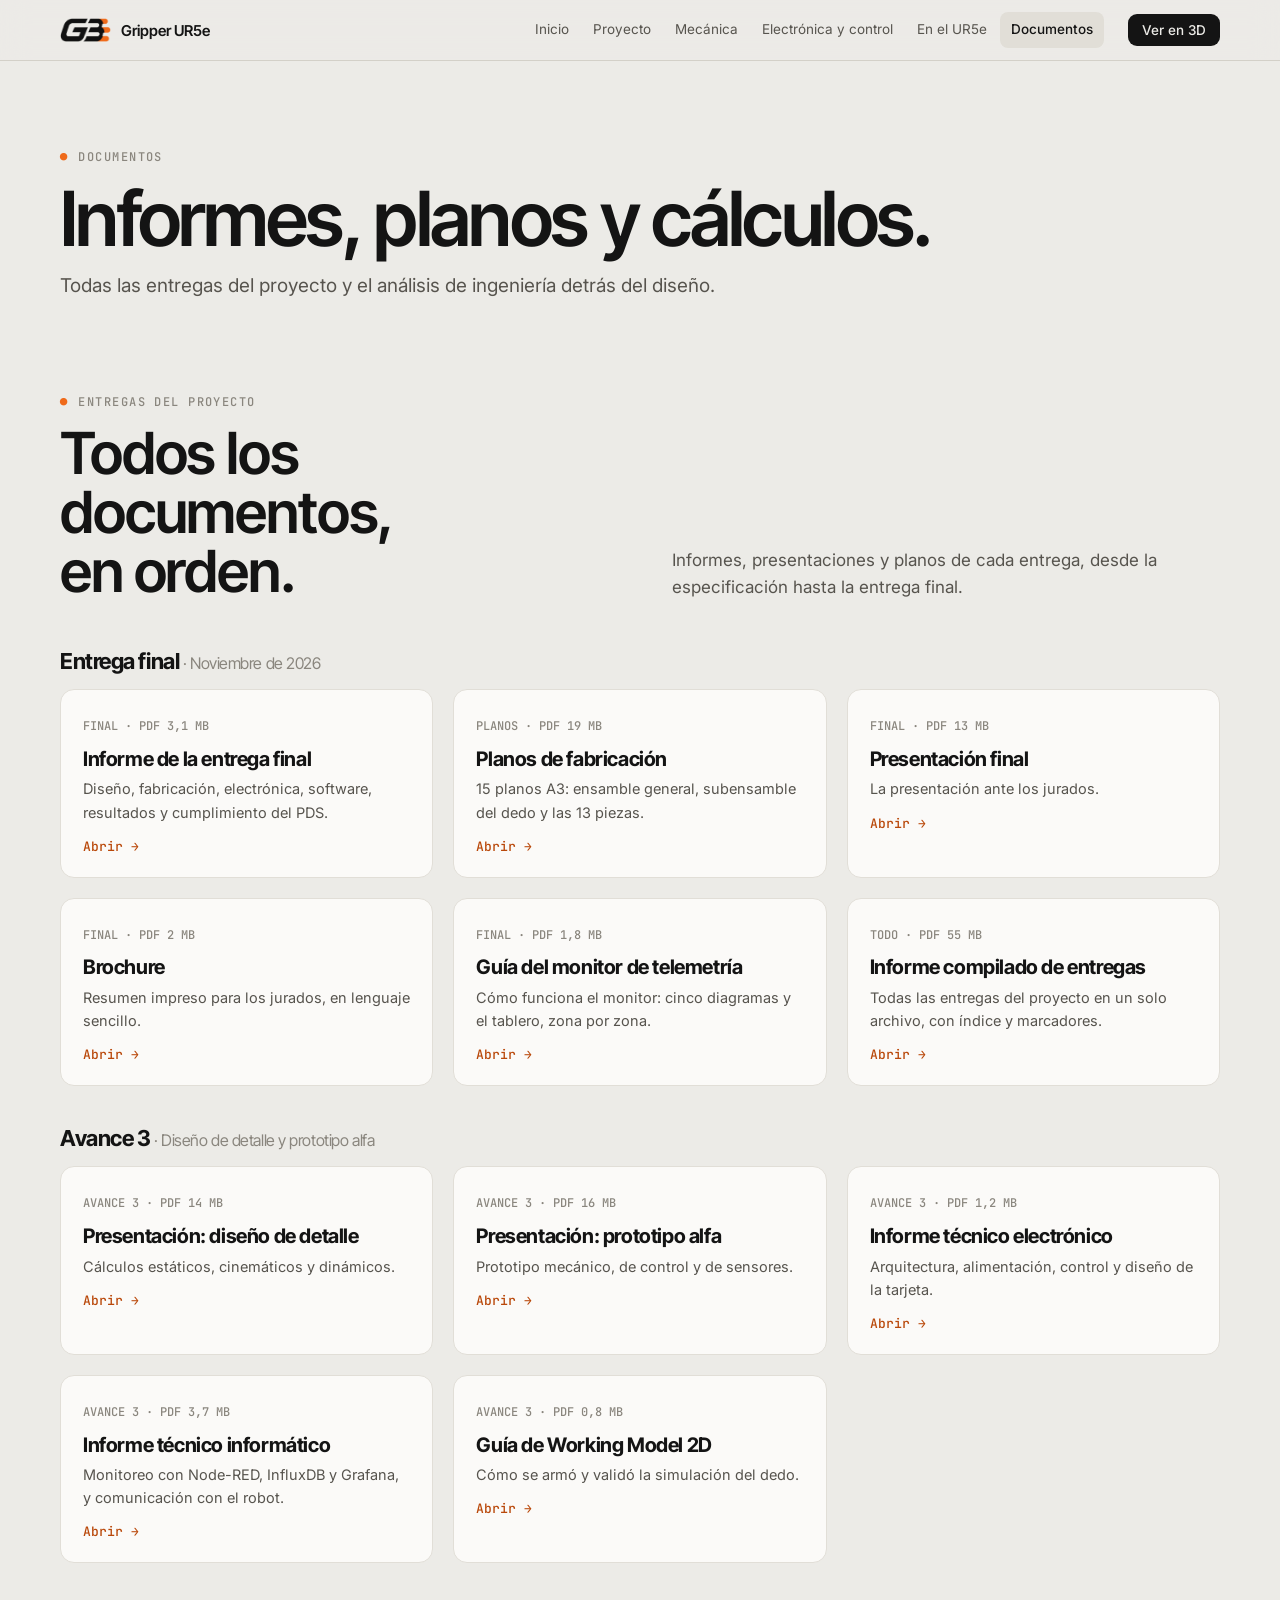
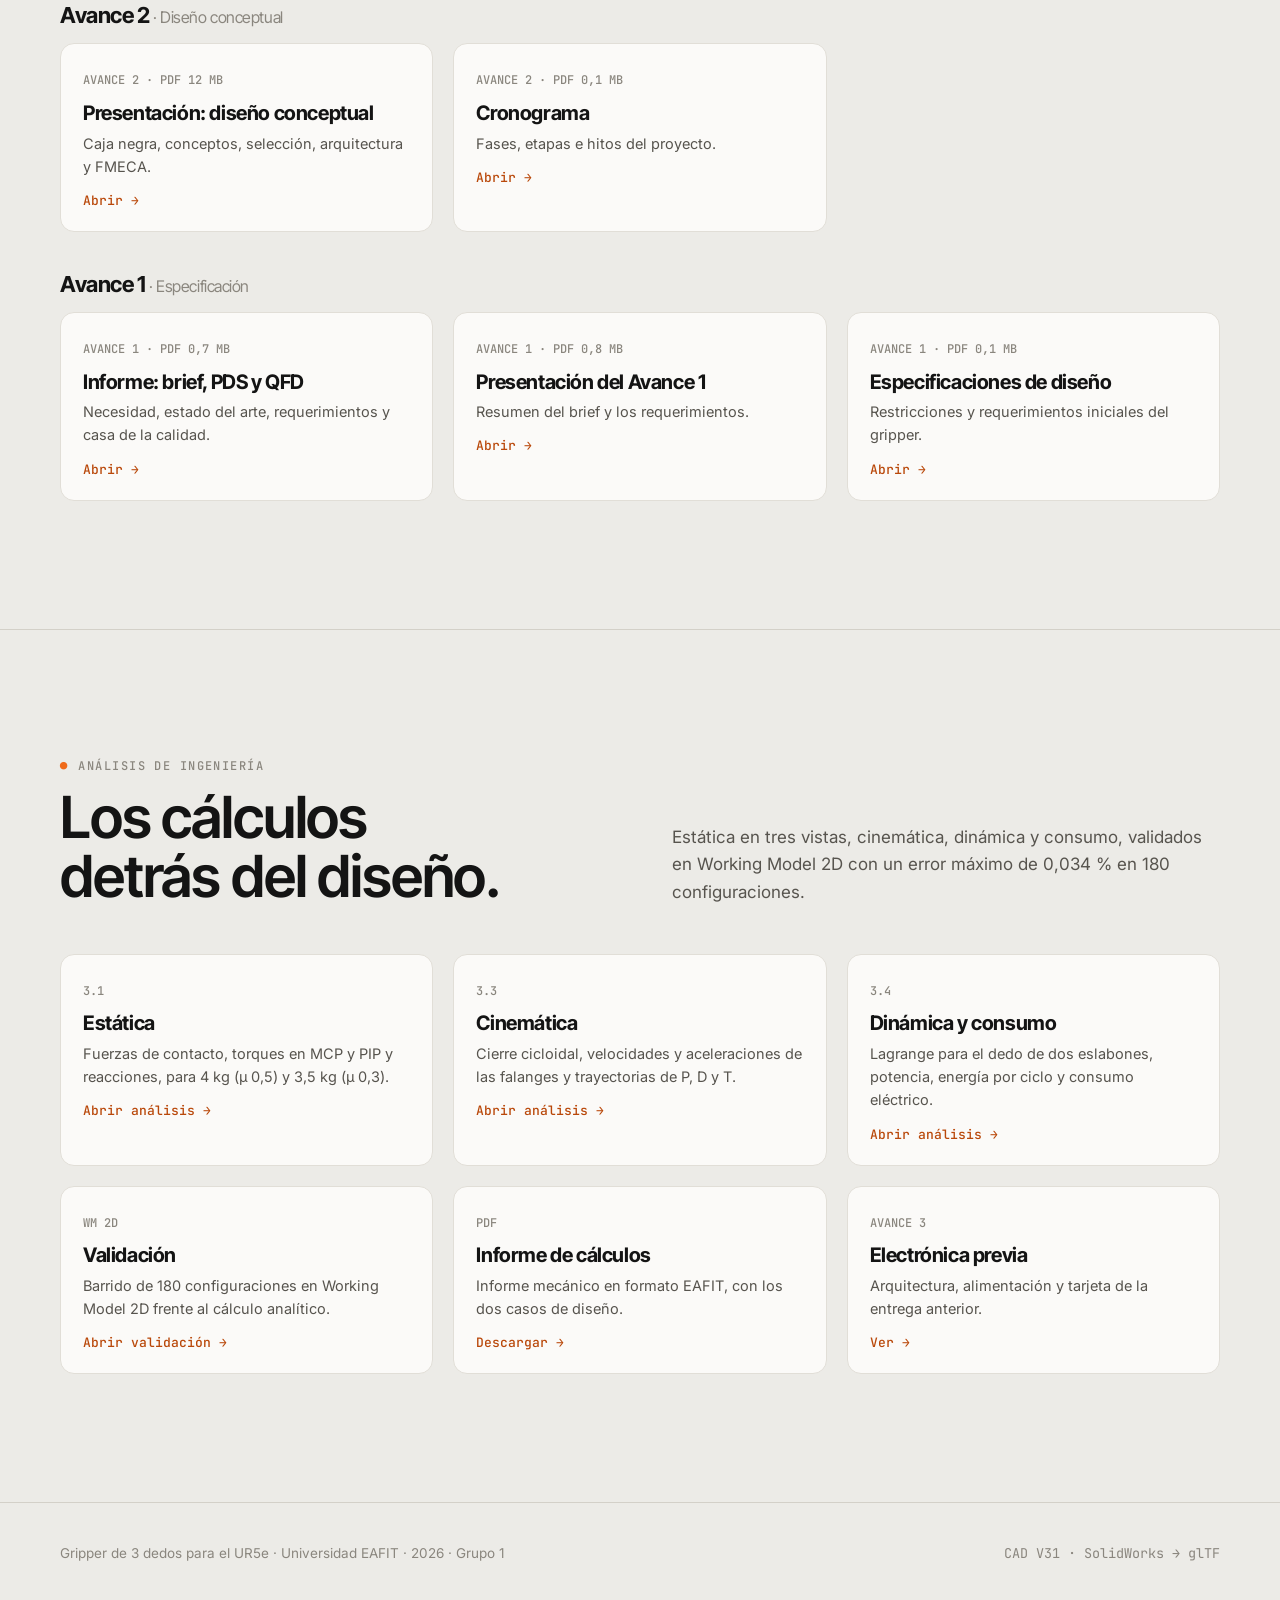
<file: documentos.html>
<!doctype html>
<html lang="es">
<head>
<meta charset="utf-8">
<meta name="viewport" content="width=device-width, initial-scale=1, viewport-fit=cover">
<title>Documentos · Gripper UR5e</title>
<meta name="description" content="Gripper de tres dedos para el robot colaborativo UR5e: diseño mecánico V31, electrónica en dos PCB, control con ESP32-S3 y visor 3D interactivo del ensamble.">
<meta property="og:title" content="Gripper de 3 dedos para el UR5e">
<meta property="og:description" content="Tres dedos, sensores de fuerza y control propio, alimentado solo con los 24 V del puerto de herramienta del UR5e.">
<meta property="og:image" content="assets/img/hero_v31.webp">
<link rel="preconnect" href="https://fonts.googleapis.com"><link rel="preconnect" href="https://fonts.gstatic.com" crossorigin>
<link rel="stylesheet" href="https://fonts.googleapis.com/css2?family=Inter:wght@400;500;600&family=Inter+Tight:wght@500;600;700&family=JetBrains+Mono:wght@400;500;600&display=swap">
<link rel="stylesheet" href="css/site.css">
<link rel="icon" type="image/png" href="assets/img/favicon.png">
<script type="importmap">{"imports":{"three":"https://cdn.jsdelivr.net/npm/three@0.160.0/build/three.module.js","three/addons/":"https://cdn.jsdelivr.net/npm/three@0.160.0/examples/jsm/"}}</script>
</head>
<body>

<nav class="nav">
  <div class="wrap">
    <a class="brand" href="index.html"><img class="brand-logo" src="assets/img/logo_g3_nav.png" alt="G3" width="56" height="27">Gripper UR5e</a>
    <div class="nav-links" id="nav-links"><a href="index.html">Inicio</a><a href="proyecto.html">Proyecto</a><a href="mecanica.html">Mecánica</a><a href="electronica.html">Electrónica y control</a><a href="robot.html">En el UR5e</a><a href="documentos.html" class="on" aria-current="page">Documentos</a></div>
    <a class="nav-cta" href="index.html#visor">Ver en 3D</a>
    <button class="menu-btn" aria-label="Abrir menú" aria-expanded="false" aria-controls="nav-links"><span></span><span></span></button>
  </div>
</nav>

<main>
<header class="page-head"><div class="wrap">
  <p class="eyebrow"><b>●</b> Documentos</p>
  <h1>Informes, planos y cálculos.</h1>
  <p class="lead">Todas las entregas del proyecto y el análisis de ingeniería detrás del diseño.</p>
</div></header>
<section class="sec" id="entregas">
  <div class="wrap">
    <div class="sec-head">
      <div><p class="eyebrow"><b>●</b> Entregas del proyecto</p><h2>Todos los documentos, en orden.</h2></div>
      <p class="lead">Informes, presentaciones y planos de cada entrega, desde la especificación hasta la entrega final.</p>
    </div>
    <h3 class="grupo-doc">Entrega final <span>· Noviembre de 2026</span></h3>
    <div class="links">
      <a class="card lnk reveal" href="assets/entregas/informe_entrega_final.pdf" target="_blank" rel="noopener"><span class="k">FINAL · PDF 3,1 MB</span><h3>Informe de la entrega final</h3><p>Diseño, fabricación, electrónica, software, resultados y cumplimiento del PDS.</p><p class="go">Abrir →</p></a>
      <a class="card lnk reveal" href="assets/entregas/planos_gripper_3_dedos.pdf" target="_blank" rel="noopener"><span class="k">PLANOS · PDF 19 MB</span><h3>Planos de fabricación</h3><p>15 planos A3: ensamble general, subensamble del dedo y las 13 piezas.</p><p class="go">Abrir →</p></a>
      <a class="card lnk reveal" href="assets/entregas/presentacion_final.pdf" target="_blank" rel="noopener"><span class="k">FINAL · PDF 13 MB</span><h3>Presentación final</h3><p>La presentación ante los jurados.</p><p class="go">Abrir →</p></a>
      <a class="card lnk reveal" href="assets/entregas/brochure.pdf" target="_blank" rel="noopener"><span class="k">FINAL · PDF 2 MB</span><h3>Brochure</h3><p>Resumen impreso para los jurados, en lenguaje sencillo.</p><p class="go">Abrir →</p></a>
      <a class="card lnk reveal" href="assets/entregas/guia_monitor_telemetria.pdf" target="_blank" rel="noopener"><span class="k">FINAL · PDF 1,8 MB</span><h3>Guía del monitor de telemetría</h3><p>Cómo funciona el monitor: cinco diagramas y el tablero, zona por zona.</p><p class="go">Abrir →</p></a>
      <a class="card lnk reveal" href="assets/entregas/informe_compilado_entregas.pdf" target="_blank" rel="noopener"><span class="k">TODO · PDF 55 MB</span><h3>Informe compilado de entregas</h3><p>Todas las entregas del proyecto en un solo archivo, con índice y marcadores.</p><p class="go">Abrir →</p></a>
    </div>
    <h3 class="grupo-doc">Avance 3 <span>· Diseño de detalle y prototipo alfa</span></h3>
    <div class="links">
      <a class="card lnk reveal" href="assets/entregas/avance3_presentacion.pdf" target="_blank" rel="noopener"><span class="k">AVANCE 3 · PDF 14 MB</span><h3>Presentación: diseño de detalle</h3><p>Cálculos estáticos, cinemáticos y dinámicos.</p><p class="go">Abrir →</p></a>
      <a class="card lnk reveal" href="assets/entregas/avance3_prototipo.pdf" target="_blank" rel="noopener"><span class="k">AVANCE 3 · PDF 16 MB</span><h3>Presentación: prototipo alfa</h3><p>Prototipo mecánico, de control y de sensores.</p><p class="go">Abrir →</p></a>
      <a class="card lnk reveal" href="assets/entregas/avance3_informe_electronico.pdf" target="_blank" rel="noopener"><span class="k">AVANCE 3 · PDF 1,2 MB</span><h3>Informe técnico electrónico</h3><p>Arquitectura, alimentación, control y diseño de la tarjeta.</p><p class="go">Abrir →</p></a>
      <a class="card lnk reveal" href="assets/entregas/avance3_informe_informatico.pdf" target="_blank" rel="noopener"><span class="k">AVANCE 3 · PDF 3,7 MB</span><h3>Informe técnico informático</h3><p>Monitoreo con Node-RED, InfluxDB y Grafana, y comunicación con el robot.</p><p class="go">Abrir →</p></a>
      <a class="card lnk reveal" href="assets/entregas/avance3_guia_working_model.pdf" target="_blank" rel="noopener"><span class="k">AVANCE 3 · PDF 0,8 MB</span><h3>Guía de Working Model 2D</h3><p>Cómo se armó y validó la simulación del dedo.</p><p class="go">Abrir →</p></a>
    </div>
    <h3 class="grupo-doc">Avance 2 <span>· Diseño conceptual</span></h3>
    <div class="links">
      <a class="card lnk reveal" href="assets/entregas/avance2_diseno_conceptual.pdf" target="_blank" rel="noopener"><span class="k">AVANCE 2 · PDF 12 MB</span><h3>Presentación: diseño conceptual</h3><p>Caja negra, conceptos, selección, arquitectura y FMECA.</p><p class="go">Abrir →</p></a>
      <a class="card lnk reveal" href="assets/entregas/avance2_cronograma.pdf" target="_blank" rel="noopener"><span class="k">AVANCE 2 · PDF 0,1 MB</span><h3>Cronograma</h3><p>Fases, etapas e hitos del proyecto.</p><p class="go">Abrir →</p></a>
    </div>
    <h3 class="grupo-doc">Avance 1 <span>· Especificación</span></h3>
    <div class="links">
      <a class="card lnk reveal" href="assets/entregas/avance1_informe.pdf" target="_blank" rel="noopener"><span class="k">AVANCE 1 · PDF 0,7 MB</span><h3>Informe: brief, PDS y QFD</h3><p>Necesidad, estado del arte, requerimientos y casa de la calidad.</p><p class="go">Abrir →</p></a>
      <a class="card lnk reveal" href="assets/entregas/avance1_presentacion.pdf" target="_blank" rel="noopener"><span class="k">AVANCE 1 · PDF 0,8 MB</span><h3>Presentación del Avance 1</h3><p>Resumen del brief y los requerimientos.</p><p class="go">Abrir →</p></a>
      <a class="card lnk reveal" href="assets/entregas/avance1_especificaciones.pdf" target="_blank" rel="noopener"><span class="k">AVANCE 1 · PDF 0,1 MB</span><h3>Especificaciones de diseño</h3><p>Restricciones y requerimientos iniciales del gripper.</p><p class="go">Abrir →</p></a>
    </div>
  </div>
</section>
<section class="sec" id="analisis">
  <div class="wrap">
    <div class="sec-head">
      <div><p class="eyebrow"><b>●</b> Análisis de ingeniería</p><h2>Los cálculos detrás del diseño.</h2></div>
      <p class="lead">Estática en tres vistas, cinemática, dinámica y consumo, validados en Working Model 2D con un error máximo de 0,034 % en 180 configuraciones.</p>
    </div>
    <div class="links">
      <a class="card lnk reveal" href="analisis.html#estatica"><span class="k">3.1</span><h3>Estática</h3><p>Fuerzas de contacto, torques en MCP y PIP y reacciones, para 4 kg (μ 0,5) y 3,5 kg (μ 0,3).</p><p class="go">Abrir análisis →</p></a>
      <a class="card lnk reveal" href="analisis.html#cinematica"><span class="k">3.3</span><h3>Cinemática</h3><p>Cierre cicloidal, velocidades y aceleraciones de las falanges y trayectorias de P, D y T.</p><p class="go">Abrir análisis →</p></a>
      <a class="card lnk reveal" href="analisis.html#dinamica"><span class="k">3.4</span><h3>Dinámica y consumo</h3><p>Lagrange para el dedo de dos eslabones, potencia, energía por ciclo y consumo eléctrico.</p><p class="go">Abrir análisis →</p></a>
      <a class="card lnk reveal" href="analisis.html#validacion"><span class="k">WM 2D</span><h3>Validación</h3><p>Barrido de 180 configuraciones en Working Model 2D frente al cálculo analítico.</p><p class="go">Abrir validación →</p></a>
      <a class="card lnk reveal" href="assets/informe_mecanica_gripper_v24.pdf"><span class="k">PDF</span><h3>Informe de cálculos</h3><p>Informe mecánico en formato EAFIT, con los dos casos de diseño.</p><p class="go">Descargar →</p></a>
      <a class="card lnk reveal" href="analisis.html#electronica"><span class="k">AVANCE 3</span><h3>Electrónica previa</h3><p>Arquitectura, alimentación y tarjeta de la entrega anterior.</p><p class="go">Ver →</p></a>
    </div>
  </div>
</section>
</main>


<footer class="foot"><div class="wrap"><span>Gripper de 3 dedos para el UR5e · Universidad EAFIT · 2026 · Grupo 1</span><span class="mono">CAD V31 · SolidWorks → glTF</span></div></footer>

<script src="js/reveal.js" defer></script>
</body>
</html>
</file>
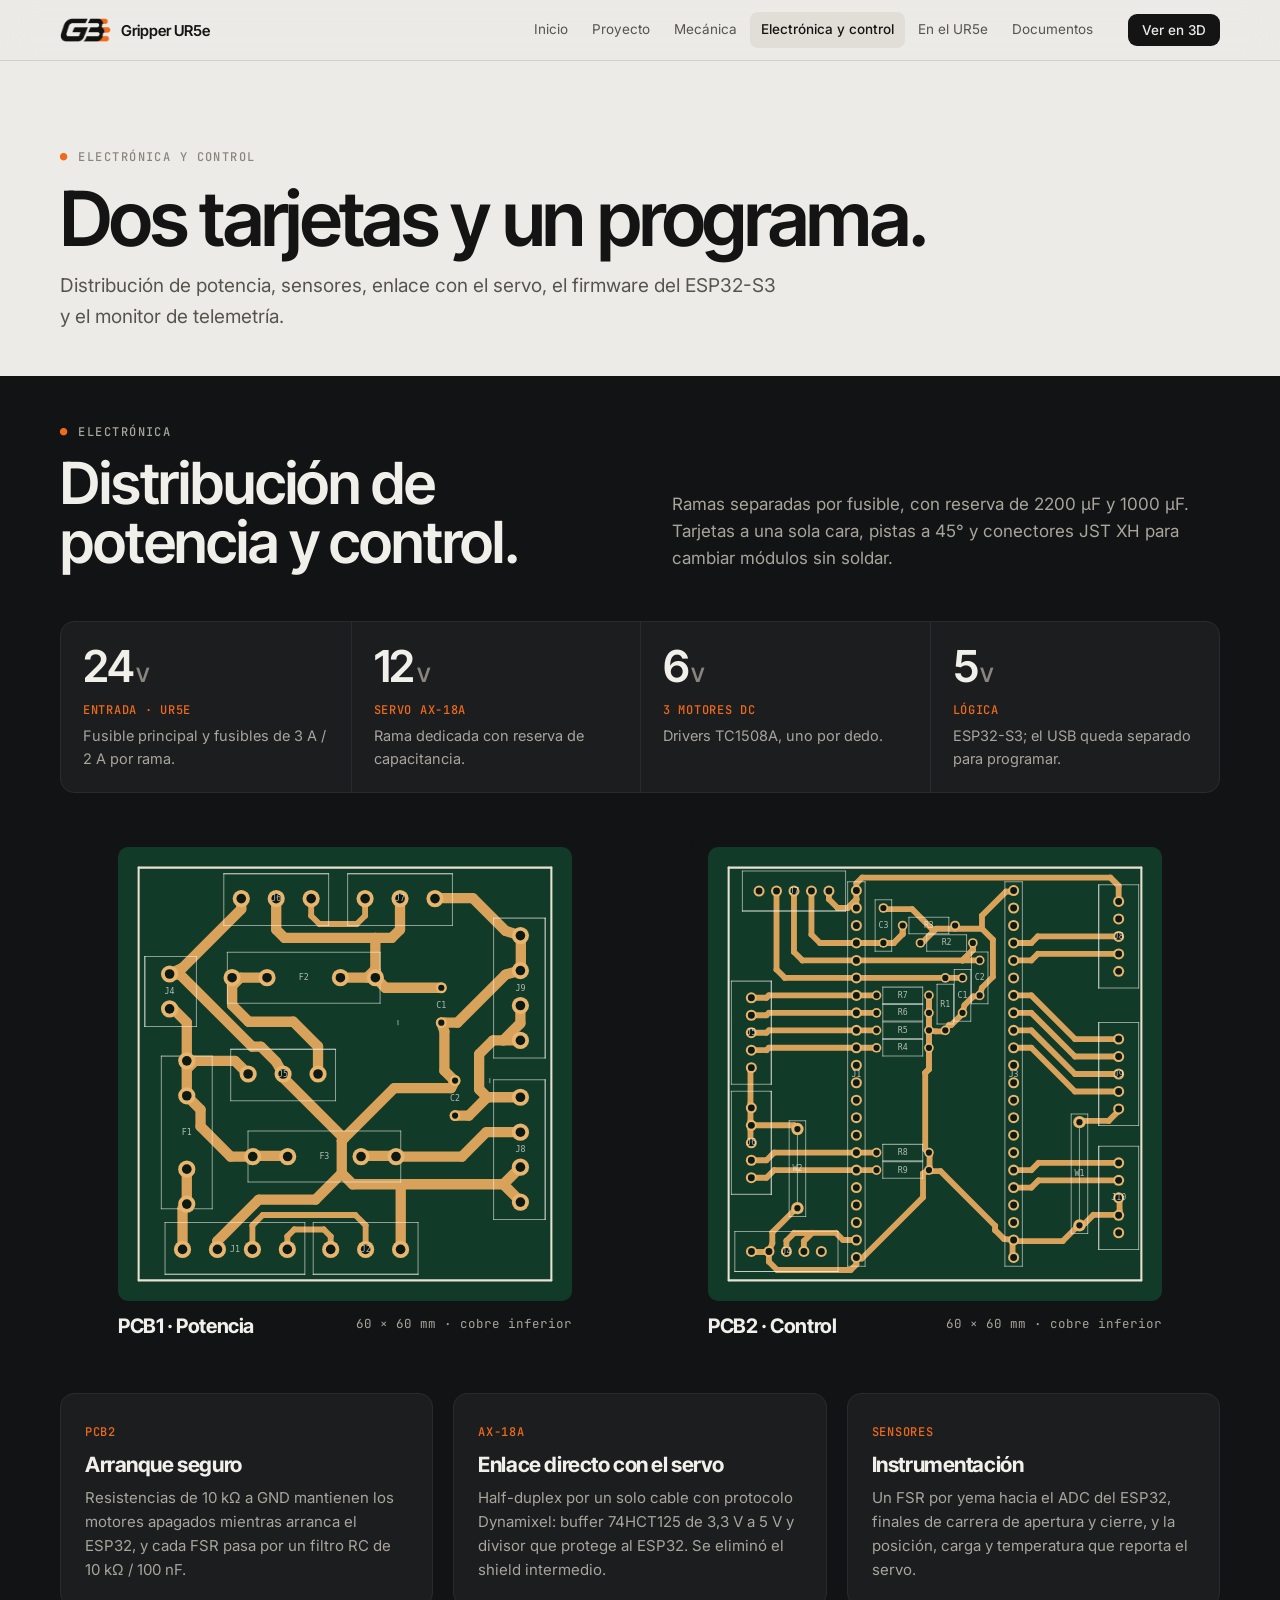
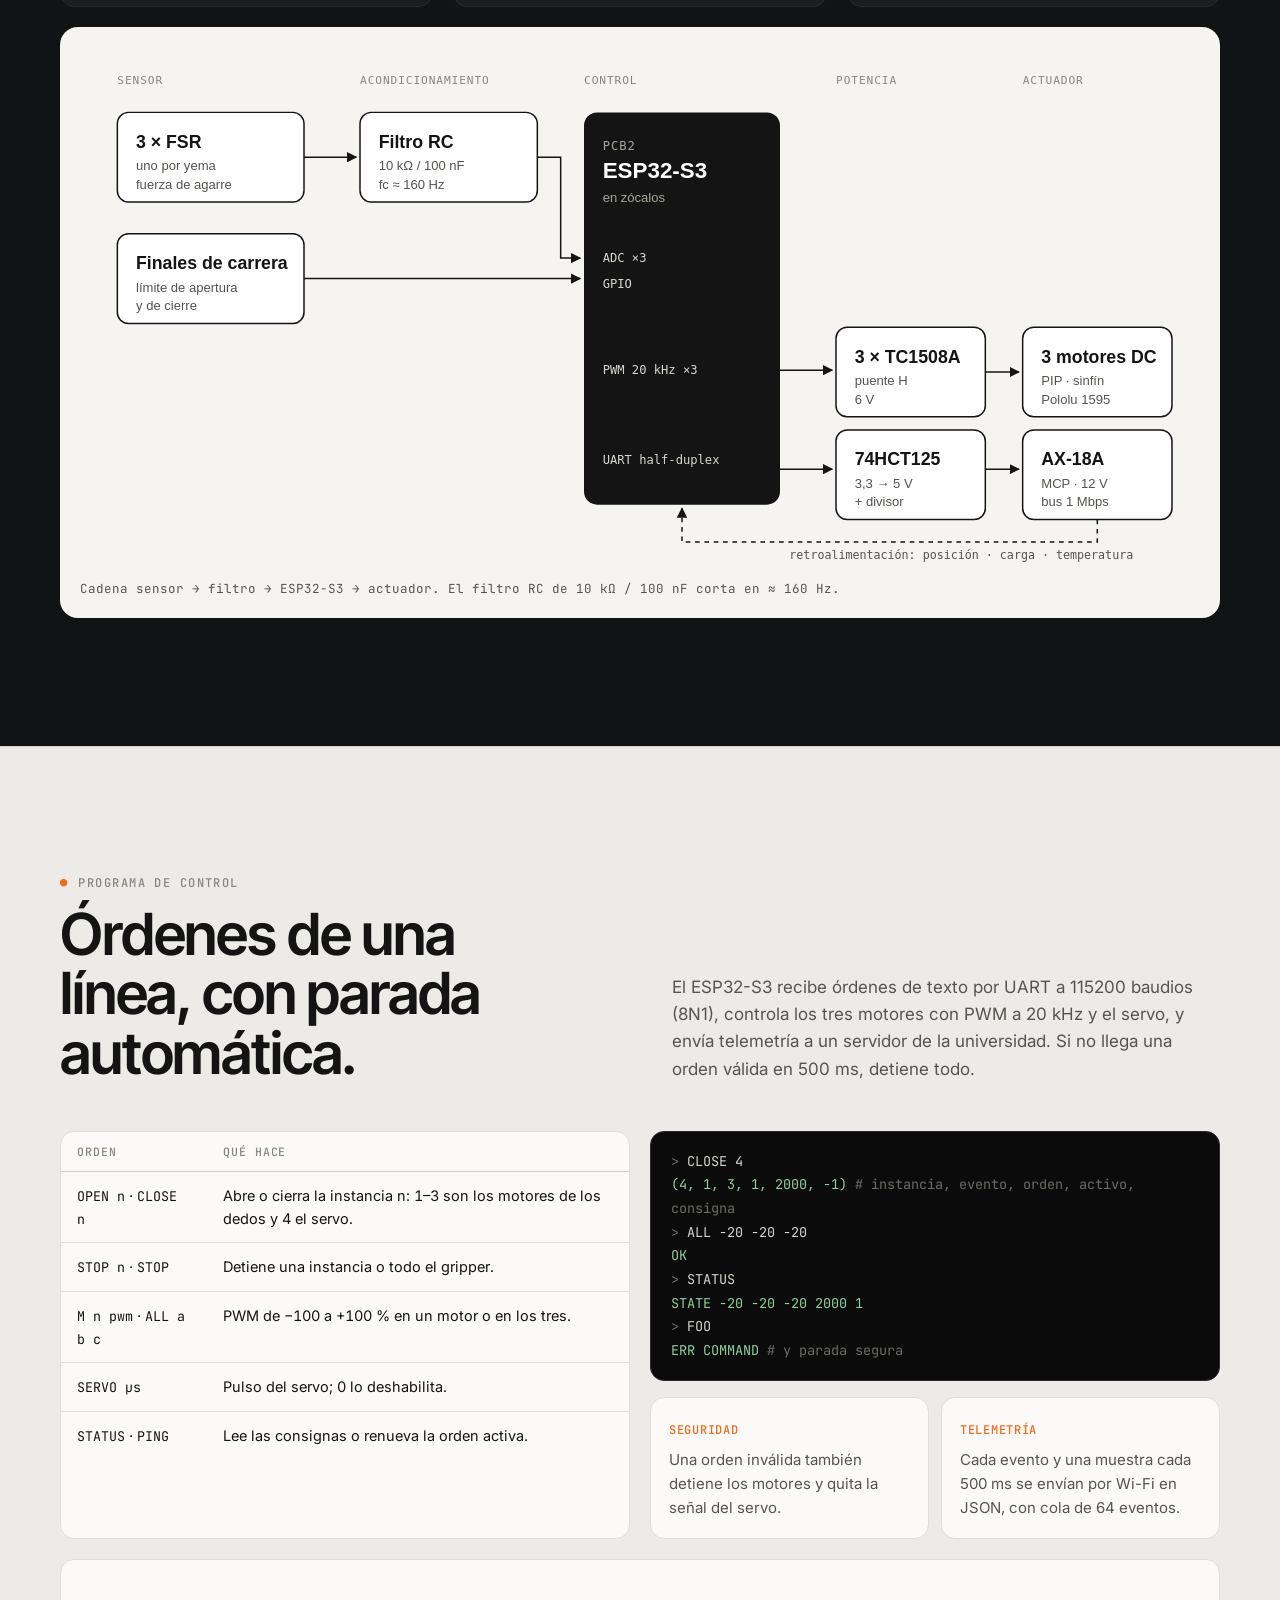
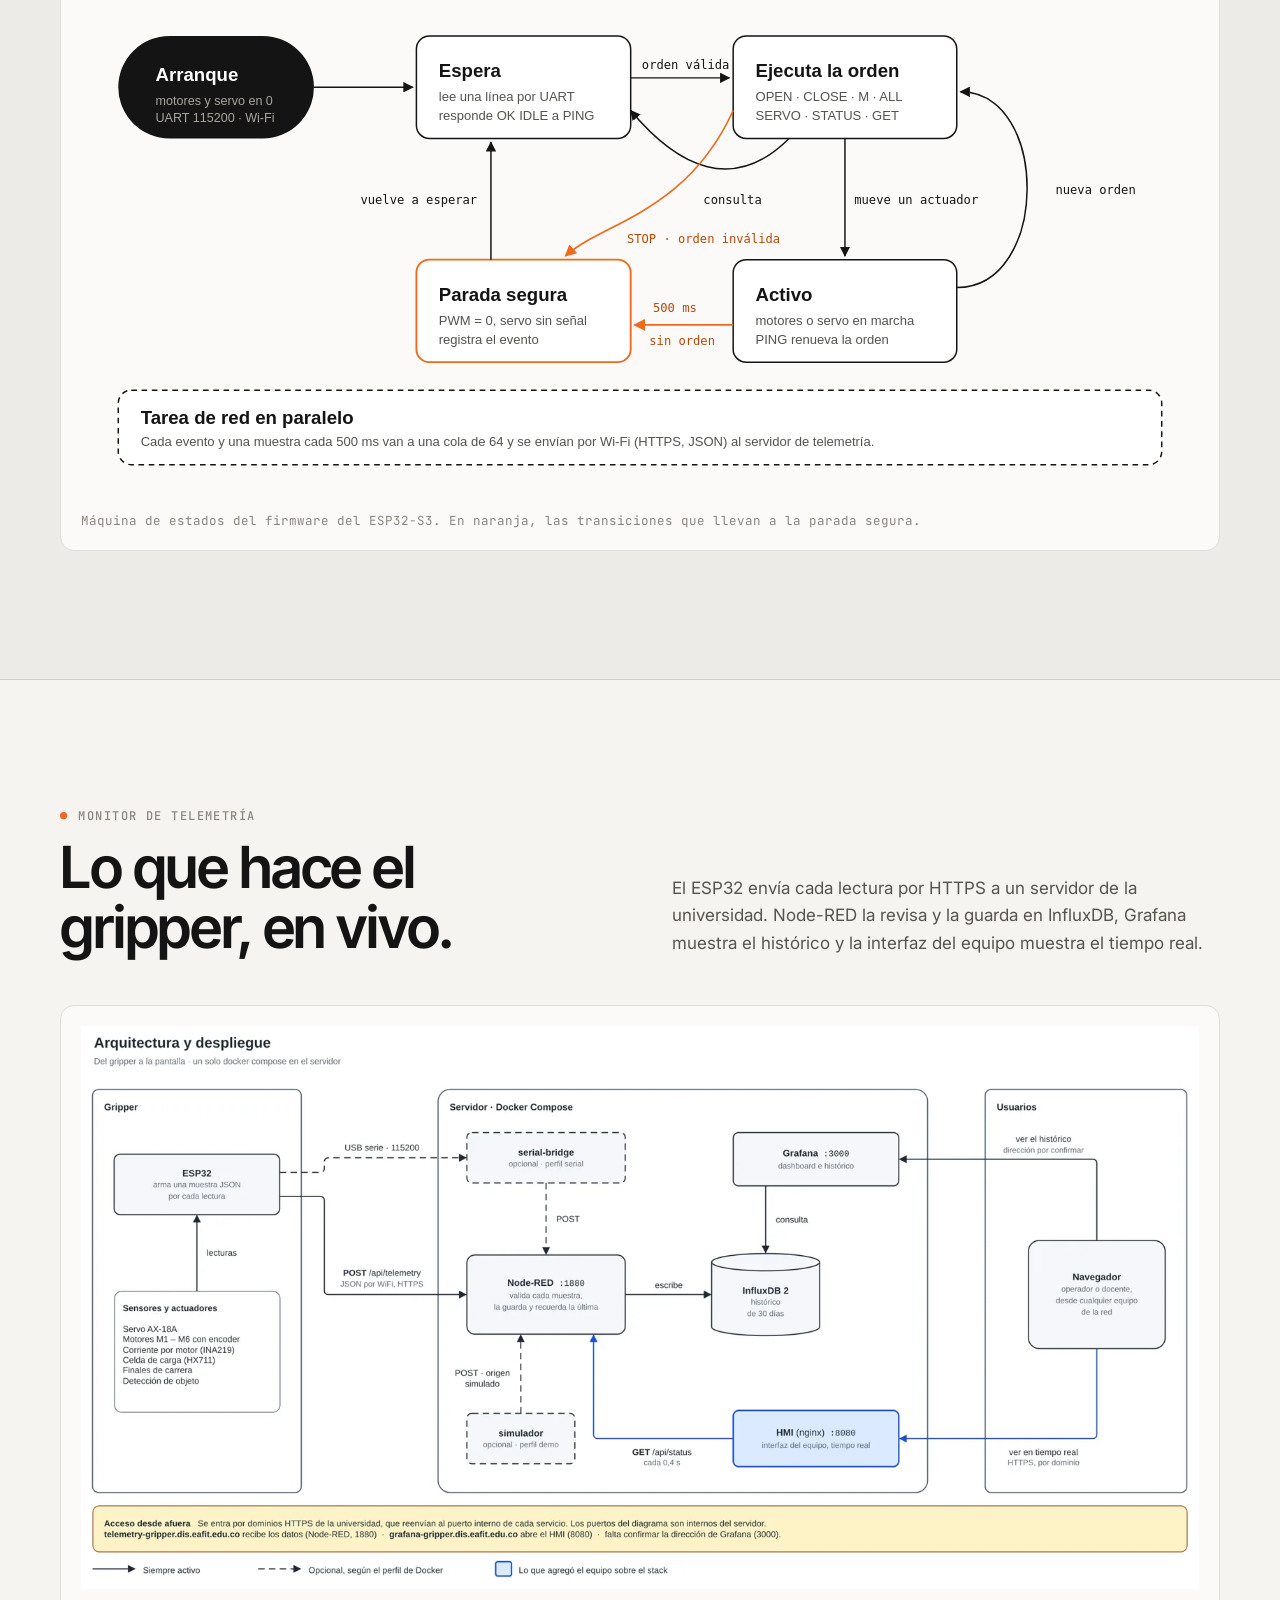
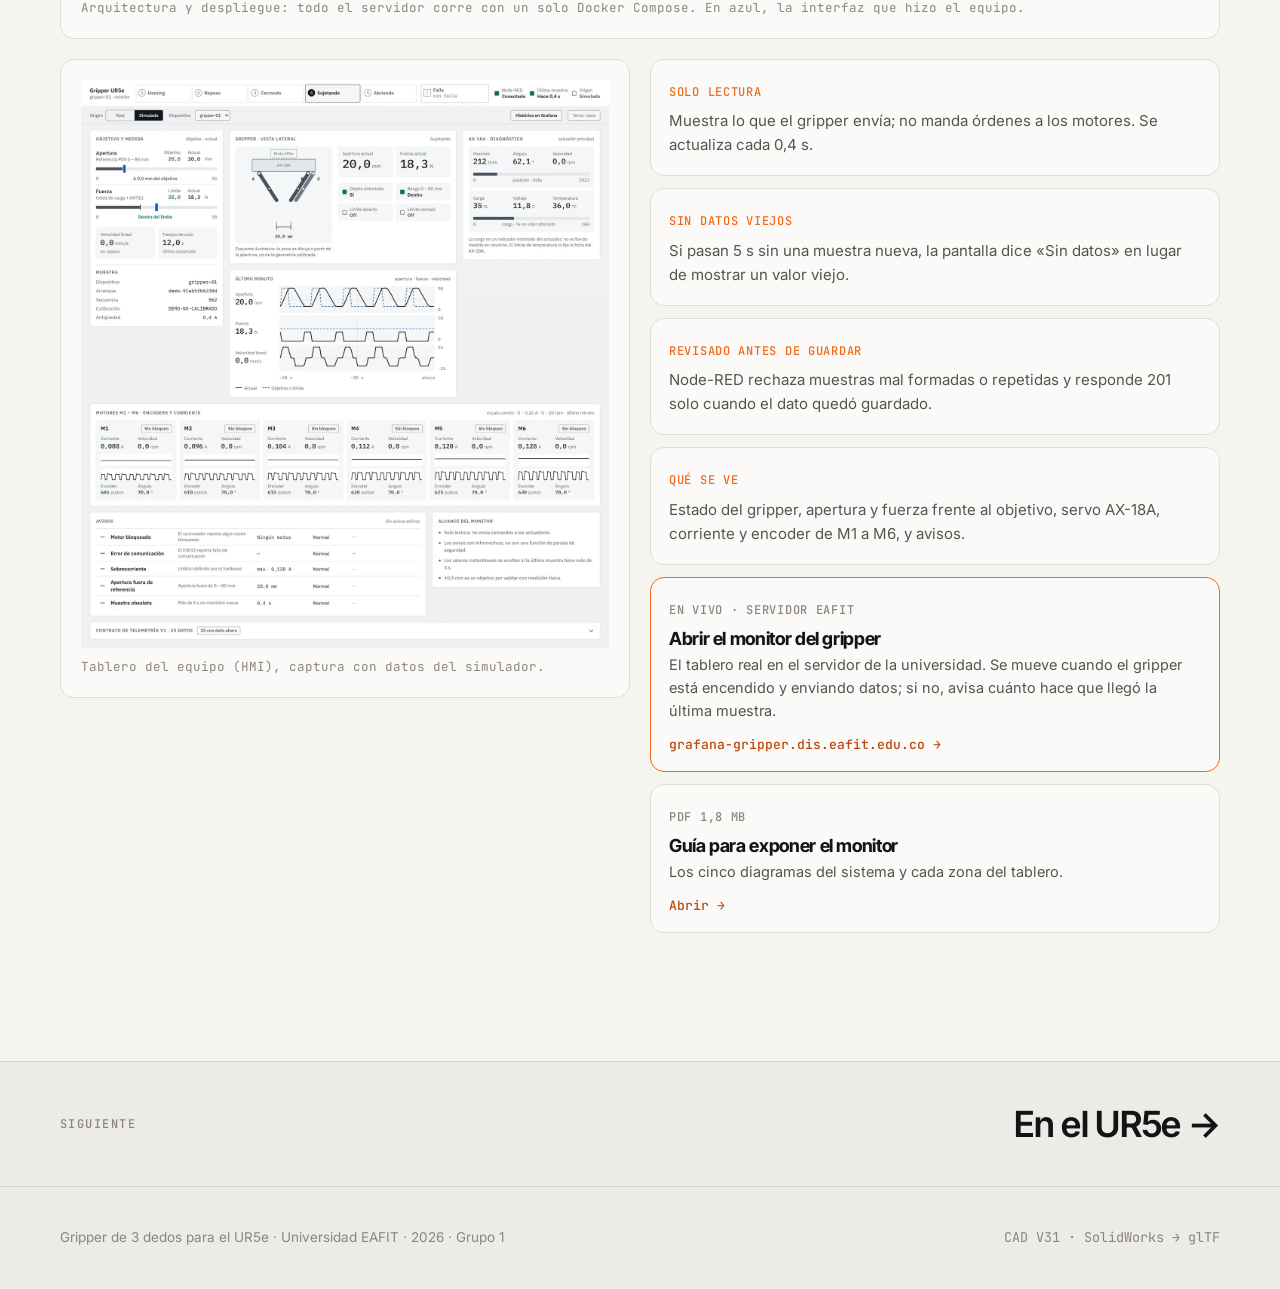
<file: electronica.html>
<!doctype html>
<html lang="es">
<head>
<meta charset="utf-8">
<meta name="viewport" content="width=device-width, initial-scale=1, viewport-fit=cover">
<title>Electrónica y control · Gripper UR5e</title>
<meta name="description" content="Gripper de tres dedos para el robot colaborativo UR5e: diseño mecánico V31, electrónica en dos PCB, control con ESP32-S3 y visor 3D interactivo del ensamble.">
<meta property="og:title" content="Gripper de 3 dedos para el UR5e">
<meta property="og:description" content="Tres dedos, sensores de fuerza y control propio, alimentado solo con los 24 V del puerto de herramienta del UR5e.">
<meta property="og:image" content="assets/img/hero_v31.webp">
<link rel="preconnect" href="https://fonts.googleapis.com"><link rel="preconnect" href="https://fonts.gstatic.com" crossorigin>
<link rel="stylesheet" href="https://fonts.googleapis.com/css2?family=Inter:wght@400;500;600&family=Inter+Tight:wght@500;600;700&family=JetBrains+Mono:wght@400;500;600&display=swap">
<link rel="stylesheet" href="css/site.css">
<link rel="icon" type="image/png" href="assets/img/favicon.png">
<script type="importmap">{"imports":{"three":"https://cdn.jsdelivr.net/npm/three@0.160.0/build/three.module.js","three/addons/":"https://cdn.jsdelivr.net/npm/three@0.160.0/examples/jsm/"}}</script>
</head>
<body>

<nav class="nav">
  <div class="wrap">
    <a class="brand" href="index.html"><img class="brand-logo" src="assets/img/logo_g3_nav.png" alt="G3" width="56" height="27">Gripper UR5e</a>
    <div class="nav-links" id="nav-links"><a href="index.html">Inicio</a><a href="proyecto.html">Proyecto</a><a href="mecanica.html">Mecánica</a><a href="electronica.html" class="on" aria-current="page">Electrónica y control</a><a href="robot.html">En el UR5e</a><a href="documentos.html">Documentos</a></div>
    <a class="nav-cta" href="index.html#visor">Ver en 3D</a>
    <button class="menu-btn" aria-label="Abrir menú" aria-expanded="false" aria-controls="nav-links"><span></span><span></span></button>
  </div>
</nav>

<main>
<header class="page-head"><div class="wrap">
  <p class="eyebrow"><b>●</b> Electrónica y control</p>
  <h1>Dos tarjetas y un programa.</h1>
  <p class="lead">Distribución de potencia, sensores, enlace con el servo, el firmware del ESP32-S3 y el monitor de telemetría.</p>
</div></header>
<section class="sec dark" id="electronica">
  <div class="wrap">
    <div class="sec-head">
      <div><p class="eyebrow"><b>●</b> Electrónica</p><h2>Distribución de potencia y control.</h2></div>
      <p class="lead">Ramas separadas por fusible, con reserva de 2200 µF y 1000 µF. Tarjetas a una sola cara, pistas a 45° y conectores JST XH para cambiar módulos sin soldar.</p>
    </div>
    <div class="rails reveal" style="background:var(--night-2);border-color:#2a2b2e">
      <div class="rail"><div class="v">24<small> V</small></div><div class="to">Entrada · UR5e</div><p style="color:var(--on-night-2)">Fusible principal y fusibles de 3 A / 2 A por rama.</p></div>
      <div class="rail" style="border-color:#2a2b2e"><div class="v">12<small> V</small></div><div class="to">Servo AX-18A</div><p style="color:var(--on-night-2)">Rama dedicada con reserva de capacitancia.</p></div>
      <div class="rail" style="border-color:#2a2b2e"><div class="v">6<small> V</small></div><div class="to">3 motores DC</div><p style="color:var(--on-night-2)">Drivers TC1508A, uno por dedo.</p></div>
      <div class="rail" style="border-color:#2a2b2e"><div class="v">5<small> V</small></div><div class="to">Lógica</div><p style="color:var(--on-night-2)">ESP32-S3; el USB queda separado para programar.</p></div>
    </div>
    <div class="cols-2" style="margin-top:20px">
      <figure class="pcb-card reveal"><img src="assets/pcb/pcb1_potencia.svg" alt="Ruteo de la PCB1 de potencia" width="792" height="792" loading="lazy">
        <div class="cap"><h3>PCB1 · Potencia</h3><span>60 × 60 mm · cobre inferior</span></div></figure>
      <figure class="pcb-card reveal"><img src="assets/pcb/pcb2_control.svg" alt="Ruteo de la PCB2 de control" width="792" height="792" loading="lazy">
        <div class="cap"><h3>PCB2 · Control</h3><span>60 × 60 mm · cobre inferior</span></div></figure>
    </div>
    <div class="cols-3" style="margin-top:20px">
      <article class="card block reveal"><span class="k">PCB2</span><h3>Arranque seguro</h3><p>Resistencias de 10 kΩ a GND mantienen los motores apagados mientras arranca el ESP32, y cada FSR pasa por un filtro RC de 10 kΩ / 100 nF.</p></article>
      <article class="card block reveal"><span class="k">AX-18A</span><h3>Enlace directo con el servo</h3><p>Half-duplex por un solo cable con protocolo Dynamixel: buffer 74HCT125 de 3,3 V a 5 V y divisor que protege al ESP32. Se eliminó el shield intermedio.</p></article>
      <article class="card block reveal"><span class="k">SENSORES</span><h3>Instrumentación</h3><p>Un FSR por yema hacia el ADC del ESP32, finales de carrera de apertura y cierre, y la posición, carga y temperatura que reporta el servo.</p></article>
    </div>
    <figure class="figure reveal" style="margin-top:20px;padding:20px;background:#f5f4f1;border-radius:18px">
      <img src="assets/img/diagrama_sensado.svg" alt="Cadena de sensado y actuación: FSR, filtro RC, ESP32-S3, drivers, motores y servo" width="1200" height="560" loading="lazy">
      <figcaption style="color:#57544e">Cadena sensor → filtro → ESP32-S3 → actuador. El filtro RC de 10 kΩ / 100 nF corta en ≈ 160 Hz.</figcaption>
    </figure>
  </div>
</section>
<section class="sec" id="software">
  <div class="wrap">
    <div class="sec-head">
      <div><p class="eyebrow"><b>●</b> Programa de control</p><h2>Órdenes de una línea, con parada automática.</h2></div>
      <p class="lead">El ESP32-S3 recibe órdenes de texto por UART a 115200 baudios (8N1), controla los tres motores con PWM a 20 kHz y el servo, y envía telemetría a un servidor de la universidad. Si no llega una orden válida en 500 ms, detiene todo.</p>
    </div>
    <div class="cols-2">
      <div class="tbl reveal">
        <table>
          <thead><tr><th>Orden</th><th>Qué hace</th></tr></thead>
          <tbody>
            <tr><td><code>OPEN n</code> · <code>CLOSE n</code></td><td>Abre o cierra la instancia n: 1–3 son los motores de los dedos y 4 el servo.</td></tr>
            <tr><td><code>STOP n</code> · <code>STOP</code></td><td>Detiene una instancia o todo el gripper.</td></tr>
            <tr><td><code>M n pwm</code> · <code>ALL a b c</code></td><td>PWM de −100 a +100 % en un motor o en los tres.</td></tr>
            <tr><td><code>SERVO µs</code></td><td>Pulso del servo; 0 lo deshabilita.</td></tr>
            <tr><td><code>STATUS</code> · <code>PING</code></td><td>Lee las consignas o renueva la orden activa.</td></tr>
          </tbody>
        </table>
      </div>
      <div class="reveal">
        <div class="term"><span class="p">&gt;</span> CLOSE 4<br><span class="o">(4, 1, 3, 1, 2000, -1)</span> <span style="color:#6f6b64"># instancia, evento, orden, activo, consigna</span><br><span class="p">&gt;</span> ALL -20 -20 -20<br><span class="o">OK</span><br><span class="p">&gt;</span> STATUS<br><span class="o">STATE -20 -20 -20 2000 1</span><br><span class="p">&gt;</span> FOO<br><span class="o">ERR COMMAND</span> <span style="color:#6f6b64"># y parada segura</span></div>
        <div class="cols-2" style="margin-top:16px;gap:12px">
          <article class="card block" style="padding:18px"><span class="k">SEGURIDAD</span><p style="margin-top:6px">Una orden inválida también detiene los motores y quita la señal del servo.</p></article>
          <article class="card block" style="padding:18px"><span class="k">TELEMETRÍA</span><p style="margin-top:6px">Cada evento y una muestra cada 500 ms se envían por Wi-Fi en JSON, con cola de 64 eventos.</p></article>
        </div>
      </div>
    </div>
    <figure class="figure card reveal" style="margin-top:20px;padding:20px">
      <img src="assets/img/diagrama_estados.svg" alt="Máquina de estados del firmware: arranque, espera, ejecución, activo y parada segura" width="1200" height="560" loading="lazy">
      <figcaption>Máquina de estados del firmware del ESP32-S3. En naranja, las transiciones que llevan a la parada segura.</figcaption>
    </figure>
  </div>
</section>
<section class="sec" id="monitor" style="background:var(--paper-2)">
  <div class="wrap">
    <div class="sec-head">
      <div><p class="eyebrow"><b>●</b> Monitor de telemetría</p><h2>Lo que hace el gripper, en vivo.</h2></div>
      <p class="lead">El ESP32 envía cada lectura por HTTPS a un servidor de la universidad. Node-RED la revisa y la guarda en InfluxDB, Grafana muestra el histórico y la interfaz del equipo muestra el tiempo real.</p>
    </div>
    <figure class="figure card reveal" style="padding:20px">
      <img src="assets/img/monitor/arquitectura.webp" alt="Arquitectura del monitor: el ESP32 envía JSON por HTTPS a Node-RED, que guarda en InfluxDB; Grafana y la HMI del equipo leen los datos" width="1600" height="806" loading="lazy">
      <figcaption>Arquitectura y despliegue: todo el servidor corre con un solo Docker Compose. En azul, la interfaz que hizo el equipo.</figcaption>
    </figure>
    <div class="cols-2" style="margin-top:20px">
      <figure class="figure card reveal" style="padding:20px;align-self:start">
        <img src="assets/img/monitor/tablero_completo.webp" alt="Tablero del monitor con estado, apertura, fuerza, servo AX-18A, motores M1 a M6 y avisos" width="1400" height="1507" loading="lazy">
        <figcaption>Tablero del equipo (HMI), captura con datos del simulador.</figcaption>
      </figure>
      <div class="reveal" style="display:grid;gap:12px;align-content:start">
        <article class="card block" style="padding:18px"><span class="k">SOLO LECTURA</span><p style="margin-top:6px">Muestra lo que el gripper envía; no manda órdenes a los motores. Se actualiza cada 0,4 s.</p></article>
        <article class="card block" style="padding:18px"><span class="k">SIN DATOS VIEJOS</span><p style="margin-top:6px">Si pasan 5 s sin una muestra nueva, la pantalla dice «Sin datos» en lugar de mostrar un valor viejo.</p></article>
        <article class="card block" style="padding:18px"><span class="k">REVISADO ANTES DE GUARDAR</span><p style="margin-top:6px">Node-RED rechaza muestras mal formadas o repetidas y responde 201 solo cuando el dato quedó guardado.</p></article>
        <article class="card block" style="padding:18px"><span class="k">QUÉ SE VE</span><p style="margin-top:6px">Estado del gripper, apertura y fuerza frente al objetivo, servo AX-18A, corriente y encoder de M1 a M6, y avisos.</p></article>
        <a class="card lnk block" href="https://grafana-gripper.dis.eafit.edu.co/" target="_blank" rel="noopener" style="padding:18px;border-color:var(--accent)"><span class="k">EN VIVO · SERVIDOR EAFIT</span><h3 style="font-size:18px;margin:6px 0 4px">Abrir el monitor del gripper</h3><p>El tablero real en el servidor de la universidad. Se mueve cuando el gripper está encendido y enviando datos; si no, avisa cuánto hace que llegó la última muestra.</p><p class="go">grafana-gripper.dis.eafit.edu.co →</p></a>
        <a class="card lnk block" href="assets/entregas/guia_monitor_telemetria.pdf" target="_blank" rel="noopener" style="padding:18px"><span class="k">PDF 1,8 MB</span><h3 style="font-size:18px;margin:6px 0 4px">Guía para exponer el monitor</h3><p>Los cinco diagramas del sistema y cada zona del tablero.</p><p class="go">Abrir →</p></a>
      </div>
    </div>
  </div>
</section>
</main>

<section class="next"><div class="wrap"><a href="robot.html"><span class="eyebrow">Siguiente</span><span class="t">En el UR5e →</span></a></div></section>
<footer class="foot"><div class="wrap"><span>Gripper de 3 dedos para el UR5e · Universidad EAFIT · 2026 · Grupo 1</span><span class="mono">CAD V31 · SolidWorks → glTF</span></div></footer>

<script src="js/reveal.js" defer></script>
</body>
</html>
</file>
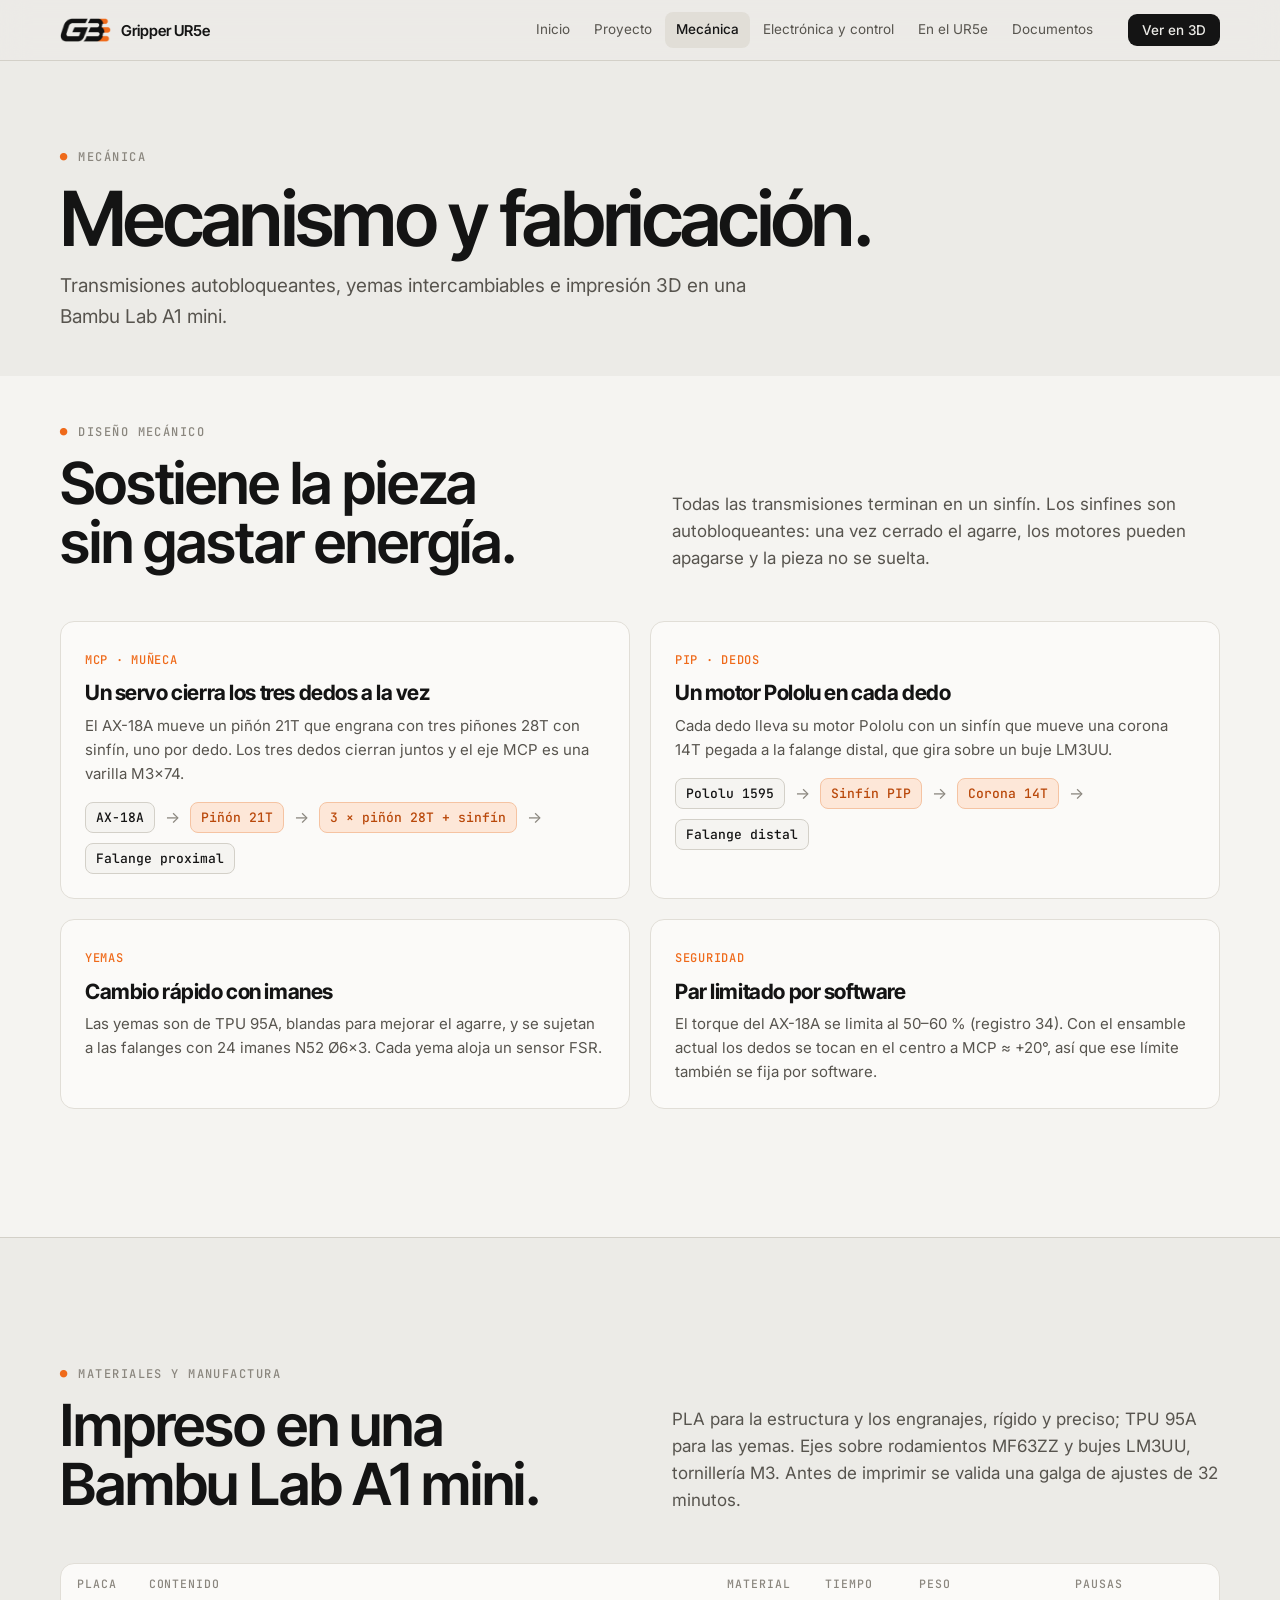
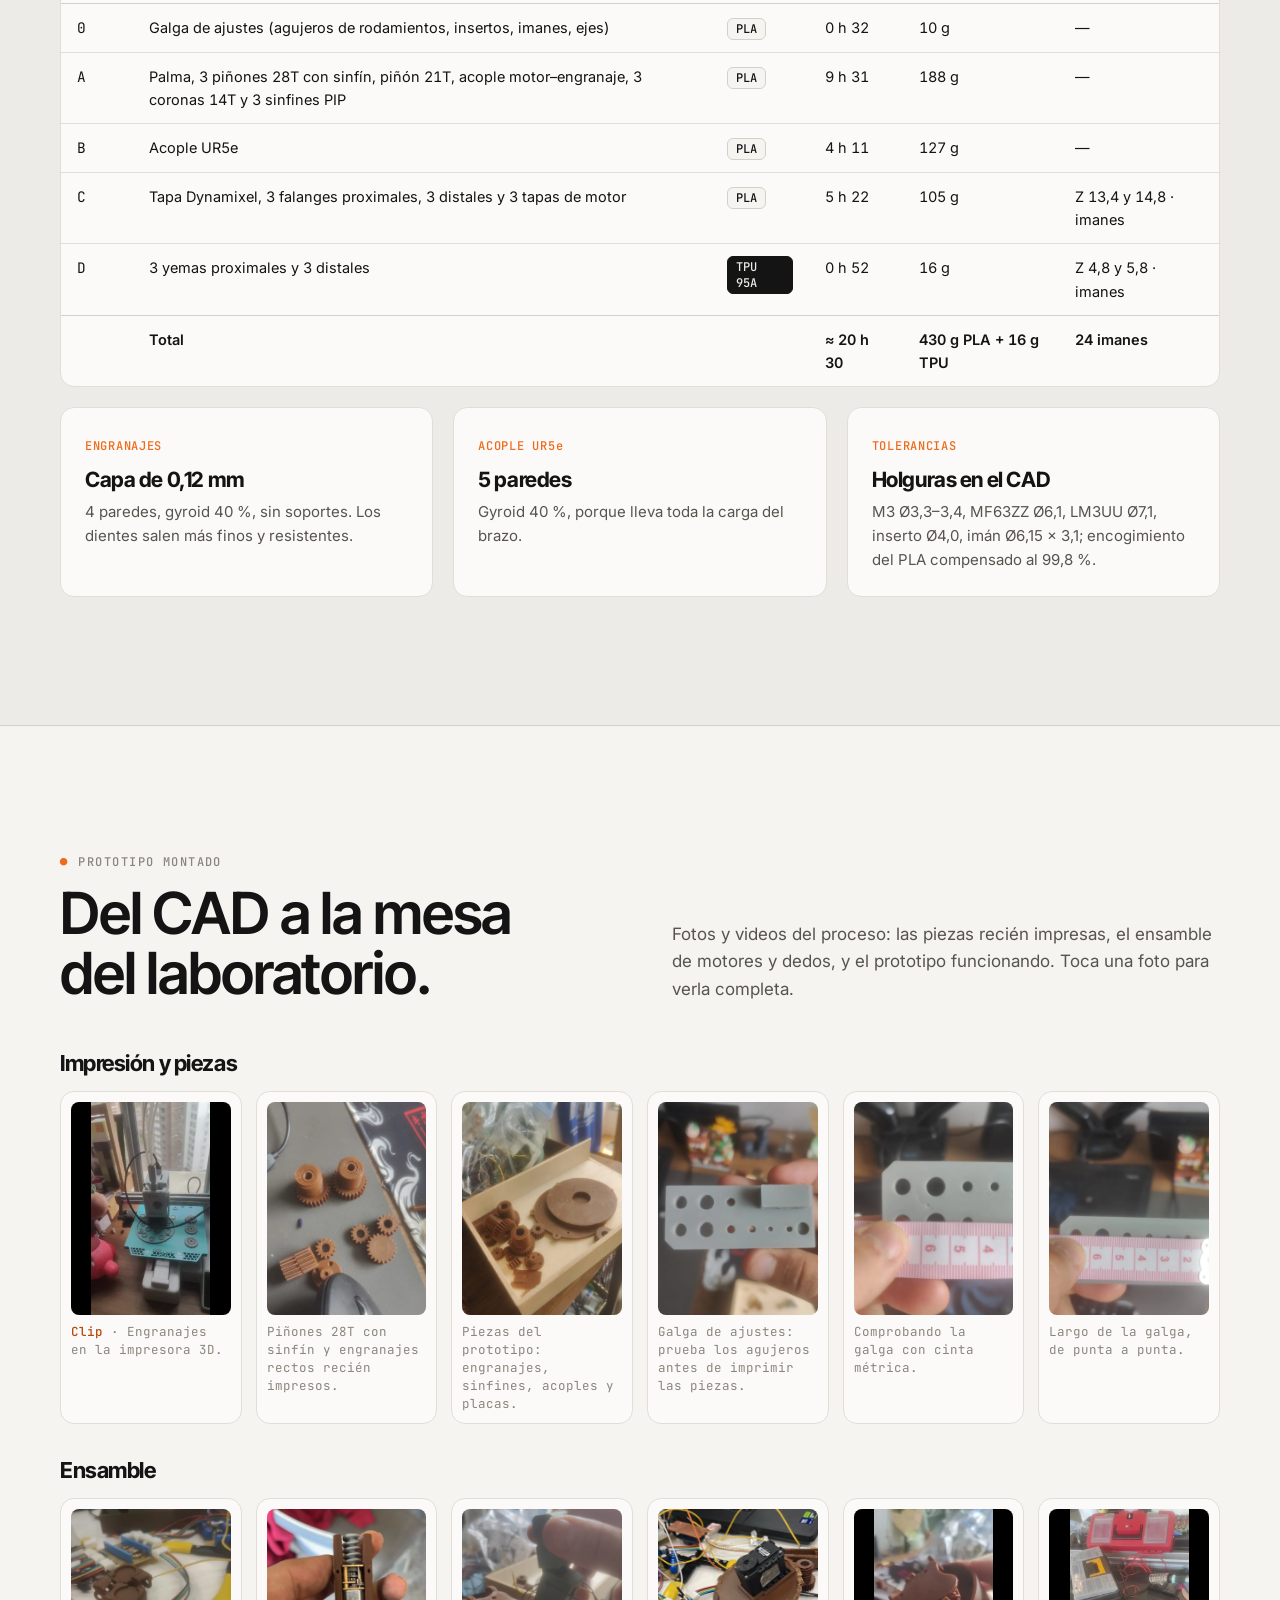
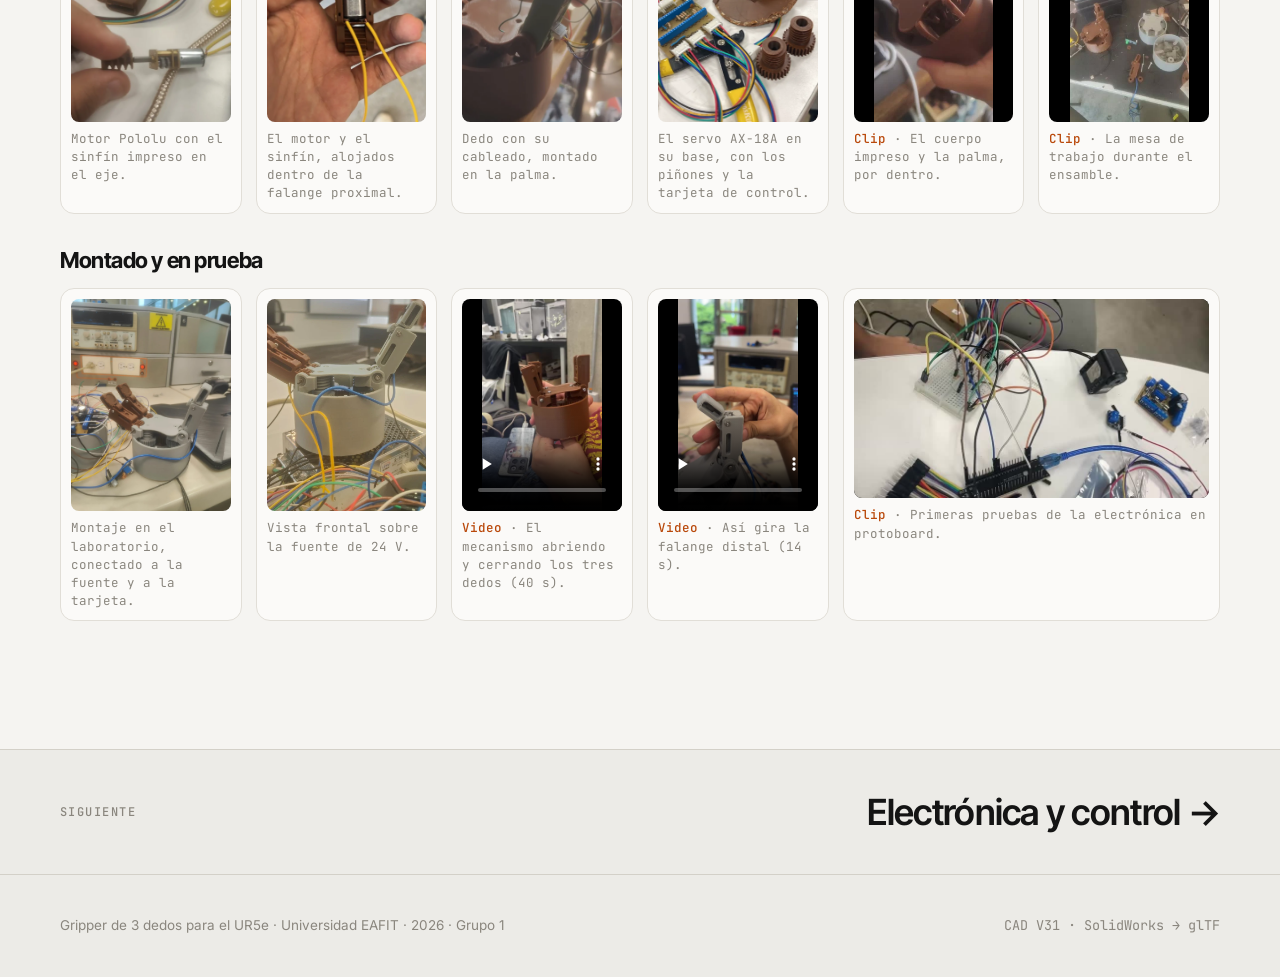
<file: mecanica.html>
<!doctype html>
<html lang="es">
<head>
<meta charset="utf-8">
<meta name="viewport" content="width=device-width, initial-scale=1, viewport-fit=cover">
<title>Mecánica · Gripper UR5e</title>
<meta name="description" content="Gripper de tres dedos para el robot colaborativo UR5e: diseño mecánico V31, electrónica en dos PCB, control con ESP32-S3 y visor 3D interactivo del ensamble.">
<meta property="og:title" content="Gripper de 3 dedos para el UR5e">
<meta property="og:description" content="Tres dedos, sensores de fuerza y control propio, alimentado solo con los 24 V del puerto de herramienta del UR5e.">
<meta property="og:image" content="assets/img/hero_v31.webp">
<link rel="preconnect" href="https://fonts.googleapis.com"><link rel="preconnect" href="https://fonts.gstatic.com" crossorigin>
<link rel="stylesheet" href="https://fonts.googleapis.com/css2?family=Inter:wght@400;500;600&family=Inter+Tight:wght@500;600;700&family=JetBrains+Mono:wght@400;500;600&display=swap">
<link rel="stylesheet" href="css/site.css">
<link rel="icon" type="image/png" href="assets/img/favicon.png">
<script type="importmap">{"imports":{"three":"https://cdn.jsdelivr.net/npm/three@0.160.0/build/three.module.js","three/addons/":"https://cdn.jsdelivr.net/npm/three@0.160.0/examples/jsm/"}}</script>
</head>
<body>

<nav class="nav">
  <div class="wrap">
    <a class="brand" href="index.html"><img class="brand-logo" src="assets/img/logo_g3_nav.png" alt="G3" width="56" height="27">Gripper UR5e</a>
    <div class="nav-links" id="nav-links"><a href="index.html">Inicio</a><a href="proyecto.html">Proyecto</a><a href="mecanica.html" class="on" aria-current="page">Mecánica</a><a href="electronica.html">Electrónica y control</a><a href="robot.html">En el UR5e</a><a href="documentos.html">Documentos</a></div>
    <a class="nav-cta" href="index.html#visor">Ver en 3D</a>
    <button class="menu-btn" aria-label="Abrir menú" aria-expanded="false" aria-controls="nav-links"><span></span><span></span></button>
  </div>
</nav>

<main>
<header class="page-head"><div class="wrap">
  <p class="eyebrow"><b>●</b> Mecánica</p>
  <h1>Mecanismo y fabricación.</h1>
  <p class="lead">Transmisiones autobloqueantes, yemas intercambiables e impresión 3D en una Bambu Lab A1 mini.</p>
</div></header>
<section class="sec" id="mecanica" style="background:var(--paper-2)">
  <div class="wrap">
    <div class="sec-head">
      <div><p class="eyebrow"><b>●</b> Diseño mecánico</p><h2>Sostiene la pieza sin gastar energía.</h2></div>
      <p class="lead">Todas las transmisiones terminan en un sinfín. Los sinfines son autobloqueantes: una vez cerrado el agarre, los motores pueden apagarse y la pieza no se suelta.</p>
    </div>
    <div class="cols-2">
      <article class="card block reveal">
        <span class="k">MCP · MUÑECA</span><h3>Un servo cierra los tres dedos a la vez</h3>
        <p>El AX-18A mueve un piñón 21T que engrana con tres piñones 28T con sinfín, uno por dedo. Los tres dedos cierran juntos y el eje MCP es una varilla M3×74.</p>
        <div class="chain"><span>AX-18A</span><i>→</i><span class="hot">Piñón 21T</span><i>→</i><span class="hot">3 × piñón 28T + sinfín</span><i>→</i><span>Falange proximal</span></div>
      </article>
      <article class="card block reveal">
        <span class="k">PIP · DEDOS</span><h3>Un motor Pololu en cada dedo</h3>
        <p>Cada dedo lleva su motor Pololu con un sinfín que mueve una corona 14T pegada a la falange distal, que gira sobre un buje LM3UU.</p>
        <div class="chain"><span>Pololu 1595</span><i>→</i><span class="hot">Sinfín PIP</span><i>→</i><span class="hot">Corona 14T</span><i>→</i><span>Falange distal</span></div>
      </article>
      <article class="card block reveal">
        <span class="k">YEMAS</span><h3>Cambio rápido con imanes</h3>
        <p>Las yemas son de TPU 95A, blandas para mejorar el agarre, y se sujetan a las falanges con 24 imanes N52 Ø6×3. Cada yema aloja un sensor FSR.</p>
      </article>
      <article class="card block reveal">
        <span class="k">SEGURIDAD</span><h3>Par limitado por software</h3>
        <p>El torque del AX-18A se limita al 50–60 % (registro 34). Con el ensamble actual los dedos se tocan en el centro a MCP ≈ +20°, así que ese límite también se fija por software.</p>
      </article>
    </div>
  </div>
</section>
<section class="sec" id="manufactura">
  <div class="wrap">
    <div class="sec-head">
      <div><p class="eyebrow"><b>●</b> Materiales y manufactura</p><h2>Impreso en una Bambu Lab A1 mini.</h2></div>
      <p class="lead">PLA para la estructura y los engranajes, rígido y preciso; TPU 95A para las yemas. Ejes sobre rodamientos MF63ZZ y bujes LM3UU, tornillería M3. Antes de imprimir se valida una galga de ajustes de 32 minutos.</p>
    </div>
    <div class="tbl reveal">
      <table>
        <thead><tr><th>Placa</th><th>Contenido</th><th>Material</th><th>Tiempo</th><th>Peso</th><th>Pausas</th></tr></thead>
        <tbody>
          <tr><td class="mono">0</td><td>Galga de ajustes (agujeros de rodamientos, insertos, imanes, ejes)</td><td><span class="pill">PLA</span></td><td>0 h 32</td><td>10 g</td><td>—</td></tr>
          <tr><td class="mono">A</td><td>Palma, 3 piñones 28T con sinfín, piñón 21T, acople motor–engranaje, 3 coronas 14T y 3 sinfines PIP</td><td><span class="pill">PLA</span></td><td>9 h 31</td><td>188 g</td><td>—</td></tr>
          <tr><td class="mono">B</td><td>Acople UR5e</td><td><span class="pill">PLA</span></td><td>4 h 11</td><td>127 g</td><td>—</td></tr>
          <tr><td class="mono">C</td><td>Tapa Dynamixel, 3 falanges proximales, 3 distales y 3 tapas de motor</td><td><span class="pill">PLA</span></td><td>5 h 22</td><td>105 g</td><td>Z 13,4 y 14,8 · imanes</td></tr>
          <tr><td class="mono">D</td><td>3 yemas proximales y 3 distales</td><td><span class="pill tpu">TPU 95A</span></td><td>0 h 52</td><td>16 g</td><td>Z 4,8 y 5,8 · imanes</td></tr>
        </tbody>
        <tfoot><tr><td></td><td>Total</td><td></td><td>≈ 20 h 30</td><td>430 g PLA + 16 g TPU</td><td>24 imanes</td></tr></tfoot>
      </table>
    </div>
    <div class="cols-3" style="margin-top:20px">
      <article class="card block reveal"><span class="k">ENGRANAJES</span><h3>Capa de 0,12 mm</h3><p>4 paredes, gyroid 40 %, sin soportes. Los dientes salen más finos y resistentes.</p></article>
      <article class="card block reveal"><span class="k">ACOPLE UR5e</span><h3>5 paredes</h3><p>Gyroid 40 %, porque lleva toda la carga del brazo.</p></article>
      <article class="card block reveal"><span class="k">TOLERANCIAS</span><h3>Holguras en el CAD</h3><p>M3 Ø3,3–3,4, MF63ZZ Ø6,1, LM3UU Ø7,1, inserto Ø4,0, imán Ø6,15 × 3,1; encogimiento del PLA compensado al 99,8 %.</p></article>
    </div>
  </div>
</section>
<section class="sec" id="montaje" style="background:var(--paper-2)">
  <div class="wrap">
    <div class="sec-head">
      <div><p class="eyebrow"><b>●</b> Prototipo montado</p><h2>Del CAD a la mesa del laboratorio.</h2></div>
      <p class="lead">Fotos y videos del proceso: las piezas recién impresas, el ensamble de motores y dedos, y el prototipo funcionando. Toca una foto para verla completa.</p>
    </div>
    <h3 class="grupo-doc">Impresión y piezas</h3>
    <div class="galeria">
      <figure class="gal-item card reveal"><div class="gal-media video"><video src="assets/img/montaje/impresion_engranajes.mp4" poster="assets/img/montaje/impresion_engranajes_poster.jpg" width="480" height="860" autoplay muted loop playsinline preload="metadata" aria-label="Clip: impresora 3D imprimiendo engranajes"></video></div><figcaption><b>Clip</b> · Engranajes en la impresora 3D.</figcaption></figure>
      <figure class="gal-item card reveal"><a class="gal-media" href="assets/img/montaje/engranajes_impresos.webp" target="_blank" rel="noopener"><img src="assets/img/montaje/engranajes_impresos.webp" alt="Piñones con sinfín y engranajes rectos impresos en PLA café" width="720" height="1280" loading="lazy"></a><figcaption>Piñones 28T con sinfín y engranajes rectos recién impresos.</figcaption></figure>
      <figure class="gal-item card reveal"><a class="gal-media" href="assets/img/montaje/piezas_impresas_caja.webp" target="_blank" rel="noopener"><img src="assets/img/montaje/piezas_impresas_caja.webp" alt="Caja con engranajes, sinfines, acoples y placas impresas" width="720" height="1280" loading="lazy"></a><figcaption>Piezas del prototipo: engranajes, sinfines, acoples y placas.</figcaption></figure>
      <figure class="gal-item card reveal"><a class="gal-media" href="assets/img/montaje/galga_ajustes.webp" target="_blank" rel="noopener"><img src="assets/img/montaje/galga_ajustes.webp" alt="Galga de ajustes impresa en gris con agujeros de varios diámetros" width="720" height="1280" loading="lazy"></a><figcaption>Galga de ajustes: prueba los agujeros antes de imprimir las piezas.</figcaption></figure>
      <figure class="gal-item card reveal"><a class="gal-media" href="assets/img/montaje/galga_medida_2.webp" target="_blank" rel="noopener"><img src="assets/img/montaje/galga_medida_2.webp" alt="Galga de ajustes medida con una cinta métrica" width="720" height="1280" loading="lazy"></a><figcaption>Comprobando la galga con cinta métrica.</figcaption></figure>
      <figure class="gal-item card reveal"><a class="gal-media" href="assets/img/montaje/galga_medida_1.webp" target="_blank" rel="noopener"><img src="assets/img/montaje/galga_medida_1.webp" alt="Galga de ajustes medida a lo largo con una cinta métrica" width="720" height="1280" loading="lazy"></a><figcaption>Largo de la galga, de punta a punta.</figcaption></figure>
    </div>
    <h3 class="grupo-doc">Ensamble</h3>
    <div class="galeria">
      <figure class="gal-item card reveal"><a class="gal-media" href="assets/img/montaje/motor_pololu_sinfin.webp" target="_blank" rel="noopener"><img src="assets/img/montaje/motor_pololu_sinfin.webp" alt="Micromotor Pololu con el sinfín impreso montado en el eje" width="720" height="1280" loading="lazy"></a><figcaption>Motor Pololu con el sinfín impreso en el eje.</figcaption></figure>
      <figure class="gal-item card reveal"><a class="gal-media" href="assets/img/montaje/motor_dentro_falange.webp" target="_blank" rel="noopener"><img src="assets/img/montaje/motor_dentro_falange.webp" alt="Motor y sinfín alojados dentro de la falange proximal impresa" width="720" height="1280" loading="lazy"></a><figcaption>El motor y el sinfín, alojados dentro de la falange proximal.</figcaption></figure>
      <figure class="gal-item card reveal"><a class="gal-media" href="assets/img/montaje/dedo_cableado_fsr.webp" target="_blank" rel="noopener"><img src="assets/img/montaje/dedo_cableado_fsr.webp" alt="Dedo con su cableado, montado en la palma" width="720" height="1280" loading="lazy"></a><figcaption>Dedo con su cableado, montado en la palma.</figcaption></figure>
      <figure class="gal-item card reveal"><a class="gal-media" href="assets/img/montaje/servo_base_pinones.webp" target="_blank" rel="noopener"><img src="assets/img/montaje/servo_base_pinones.webp" alt="Servo Dynamixel AX-18A en su base junto a piñones con sinfín y la tarjeta de control" width="720" height="1280" loading="lazy"></a><figcaption>El servo AX-18A en su base, con los piñones y la tarjeta de control.</figcaption></figure>
      <figure class="gal-item card reveal"><div class="gal-media video"><video src="assets/img/montaje/cuerpo_por_dentro.mp4" poster="assets/img/montaje/cuerpo_por_dentro_poster.jpg" width="480" height="860" autoplay muted loop playsinline preload="metadata" aria-label="Clip: el cuerpo impreso y la palma vistos por dentro"></video></div><figcaption><b>Clip</b> · El cuerpo impreso y la palma, por dentro.</figcaption></figure>
      <figure class="gal-item card reveal"><div class="gal-media video"><video src="assets/img/montaje/mesa_de_trabajo.mp4" poster="assets/img/montaje/mesa_de_trabajo_poster.jpg" width="474" height="850" autoplay muted loop playsinline preload="metadata" aria-label="Clip: mesa de trabajo con las piezas durante el ensamble"></video></div><figcaption><b>Clip</b> · La mesa de trabajo durante el ensamble.</figcaption></figure>
    </div>
    <h3 class="grupo-doc">Montado y en prueba</h3>
    <div class="galeria">
      <figure class="gal-item card reveal"><a class="gal-media" href="assets/img/montaje/montaje_laboratorio.webp" target="_blank" rel="noopener"><img src="assets/img/montaje/montaje_laboratorio.webp" alt="Gripper montado en el laboratorio junto a la fuente de alimentación" width="843" height="1045" loading="lazy"></a><figcaption>Montaje en el laboratorio, conectado a la fuente y a la tarjeta.</figcaption></figure>
      <figure class="gal-item card reveal"><a class="gal-media" href="assets/img/montaje/montaje_frontal.webp" target="_blank" rel="noopener"><img src="assets/img/montaje/montaje_frontal.webp" alt="Vista frontal del gripper sobre la fuente de 24 V" width="841" height="769" loading="lazy"></a><figcaption>Vista frontal sobre la fuente de 24 V.</figcaption></figure>
      <figure class="gal-item card reveal"><div class="gal-media video"><video src="assets/img/montaje/mecanismo_prototipo.mp4" poster="assets/img/montaje/mecanismo_prototipo_poster.jpg" width="576" height="1024" controls muted playsinline preload="none" aria-label="Video: el mecanismo del prototipo abriendo y cerrando los dedos"></video></div><figcaption><b>Video</b> · El mecanismo abriendo y cerrando los tres dedos (40 s).</figcaption></figure>
      <figure class="gal-item card reveal"><div class="gal-media video"><video src="assets/img/montaje/falange_distal.mp4" poster="assets/img/montaje/falange_distal_poster.jpg" width="576" height="1024" controls muted playsinline preload="none" aria-label="Video: movimiento de la falange distal"></video></div><figcaption><b>Video</b> · Así gira la falange distal (14 s).</figcaption></figure>
      <figure class="gal-item card reveal ancho"><div class="gal-media video"><video src="assets/img/montaje/prueba_electronica.mp4" poster="assets/img/montaje/prueba_electronica_poster.jpg" width="1024" height="576" autoplay muted loop playsinline preload="metadata" aria-label="Clip: primeras pruebas de la electrónica en protoboard"></video></div><figcaption><b>Clip</b> · Primeras pruebas de la electrónica en protoboard.</figcaption></figure>
    </div>
  </div>
</section>
</main>

<section class="next"><div class="wrap"><a href="electronica.html"><span class="eyebrow">Siguiente</span><span class="t">Electrónica y control →</span></a></div></section>
<footer class="foot"><div class="wrap"><span>Gripper de 3 dedos para el UR5e · Universidad EAFIT · 2026 · Grupo 1</span><span class="mono">CAD V31 · SolidWorks → glTF</span></div></footer>

<script src="js/reveal.js" defer></script>
</body>
</html>
</file>
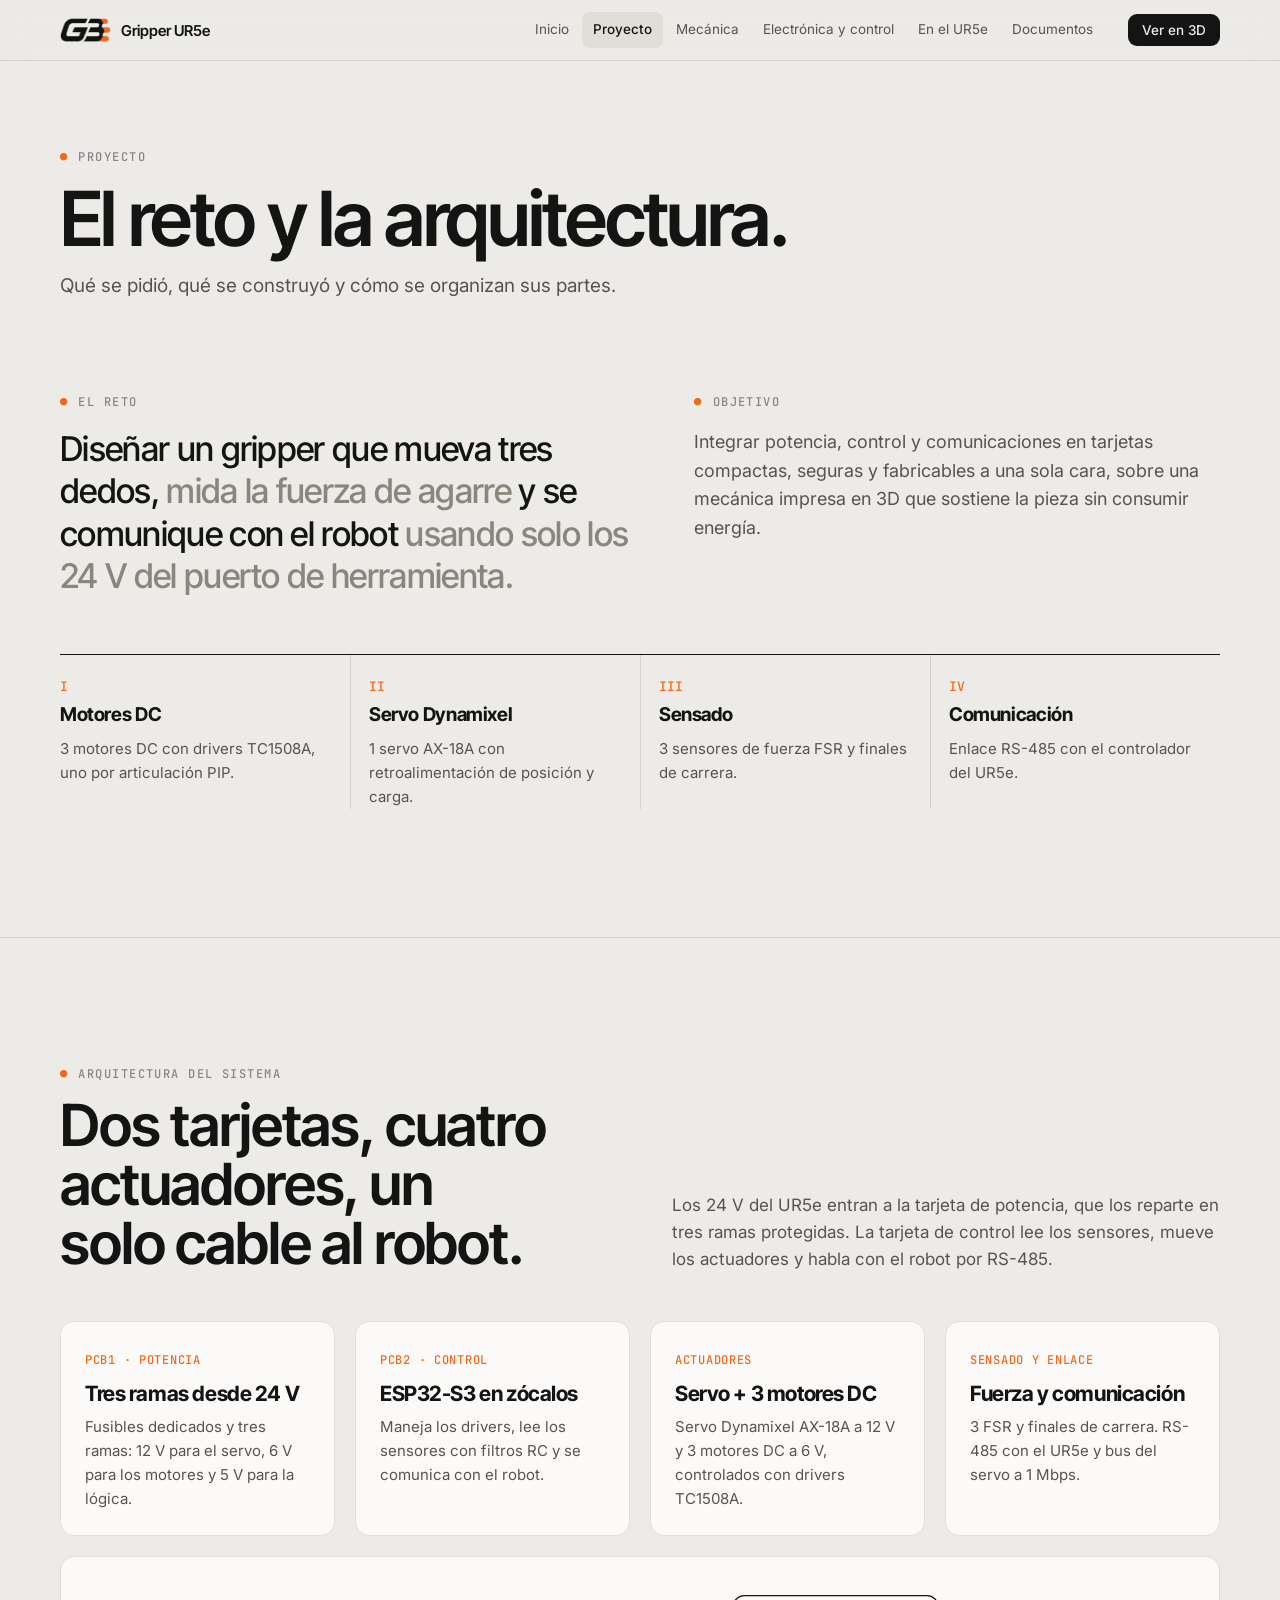
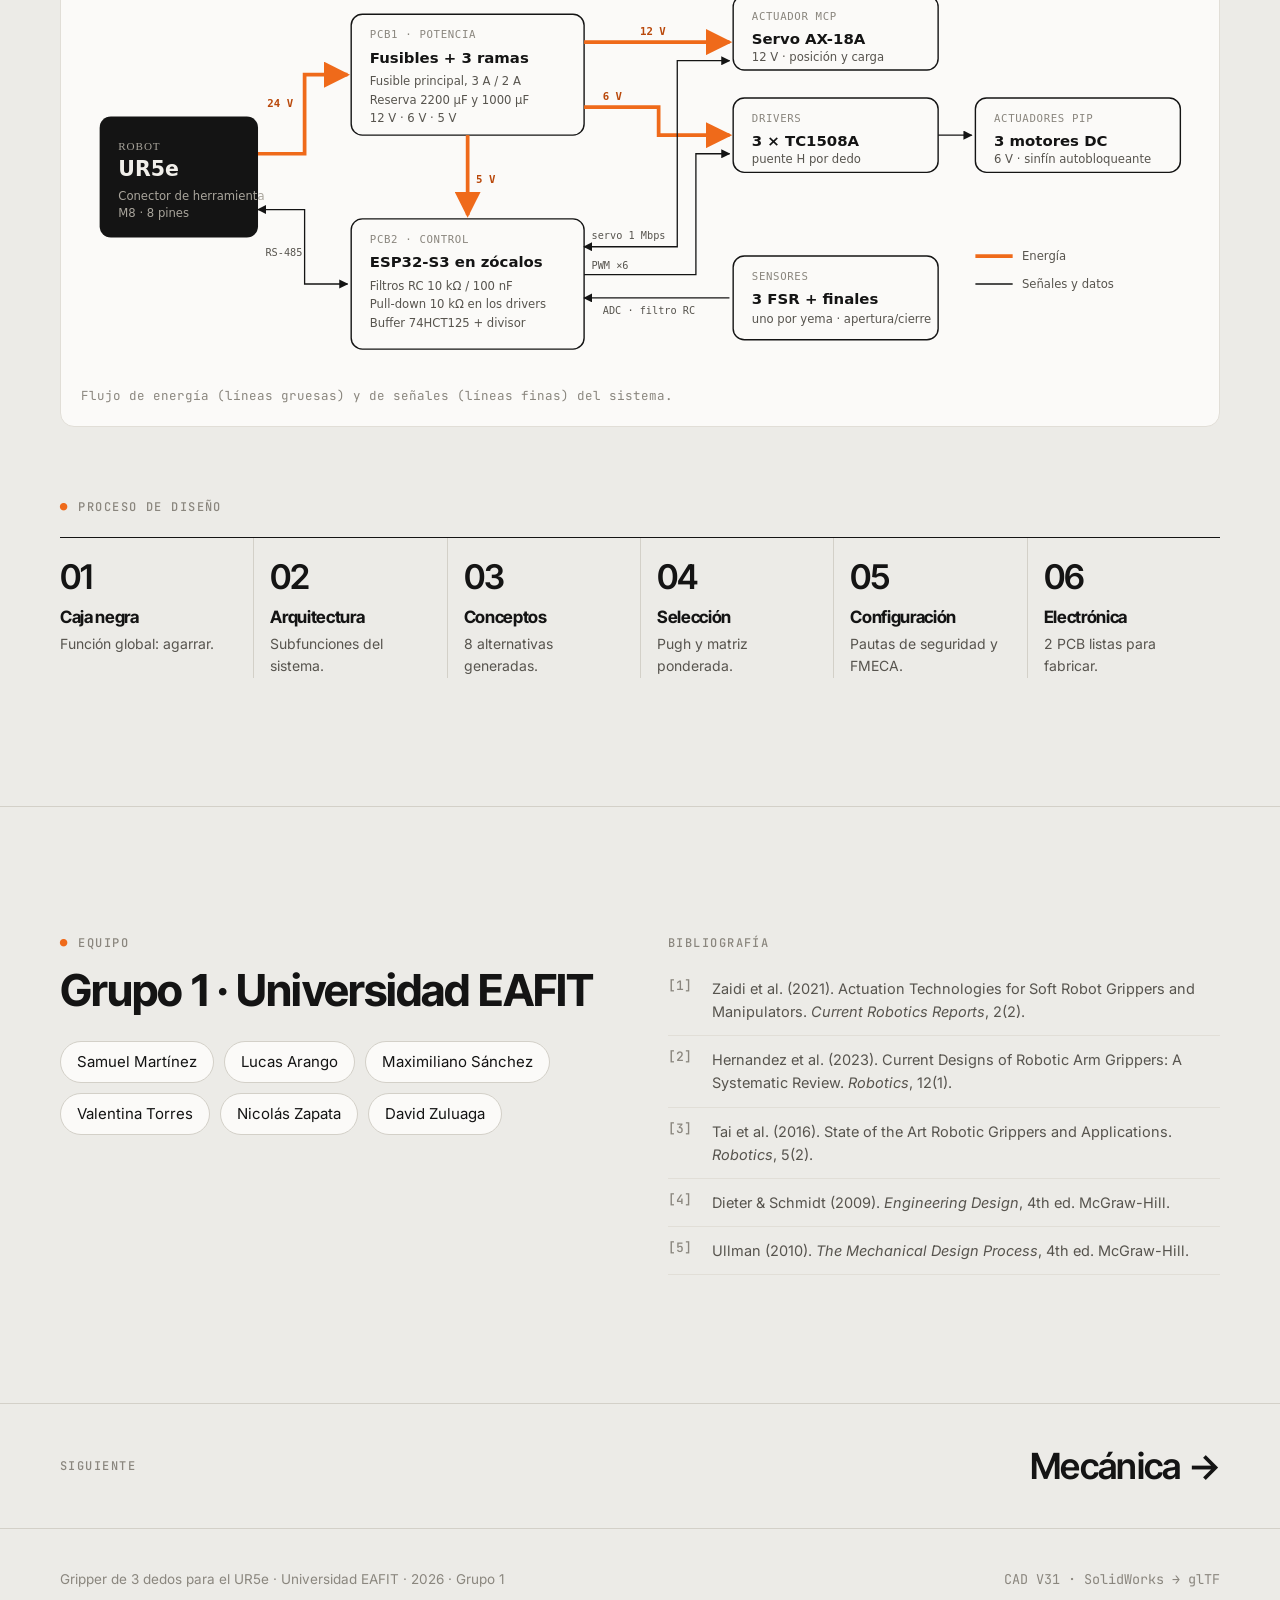
<file: proyecto.html>
<!doctype html>
<html lang="es">
<head>
<meta charset="utf-8">
<meta name="viewport" content="width=device-width, initial-scale=1, viewport-fit=cover">
<title>Proyecto · Gripper UR5e</title>
<meta name="description" content="Gripper de tres dedos para el robot colaborativo UR5e: diseño mecánico V31, electrónica en dos PCB, control con ESP32-S3 y visor 3D interactivo del ensamble.">
<meta property="og:title" content="Gripper de 3 dedos para el UR5e">
<meta property="og:description" content="Tres dedos, sensores de fuerza y control propio, alimentado solo con los 24 V del puerto de herramienta del UR5e.">
<meta property="og:image" content="assets/img/hero_v31.webp">
<link rel="preconnect" href="https://fonts.googleapis.com"><link rel="preconnect" href="https://fonts.gstatic.com" crossorigin>
<link rel="stylesheet" href="https://fonts.googleapis.com/css2?family=Inter:wght@400;500;600&family=Inter+Tight:wght@500;600;700&family=JetBrains+Mono:wght@400;500;600&display=swap">
<link rel="stylesheet" href="css/site.css">
<link rel="icon" type="image/png" href="assets/img/favicon.png">
<script type="importmap">{"imports":{"three":"https://cdn.jsdelivr.net/npm/three@0.160.0/build/three.module.js","three/addons/":"https://cdn.jsdelivr.net/npm/three@0.160.0/examples/jsm/"}}</script>
</head>
<body>

<nav class="nav">
  <div class="wrap">
    <a class="brand" href="index.html"><img class="brand-logo" src="assets/img/logo_g3_nav.png" alt="G3" width="56" height="27">Gripper UR5e</a>
    <div class="nav-links" id="nav-links"><a href="index.html">Inicio</a><a href="proyecto.html" class="on" aria-current="page">Proyecto</a><a href="mecanica.html">Mecánica</a><a href="electronica.html">Electrónica y control</a><a href="robot.html">En el UR5e</a><a href="documentos.html">Documentos</a></div>
    <a class="nav-cta" href="index.html#visor">Ver en 3D</a>
    <button class="menu-btn" aria-label="Abrir menú" aria-expanded="false" aria-controls="nav-links"><span></span><span></span></button>
  </div>
</nav>

<main>
<header class="page-head"><div class="wrap">
  <p class="eyebrow"><b>●</b> Proyecto</p>
  <h1>El reto y la arquitectura.</h1>
  <p class="lead">Qué se pidió, qué se construyó y cómo se organizan sus partes.</p>
</div></header>
<section class="sec" id="reto">
  <div class="wrap">
    <div class="reto">
      <div>
        <p class="eyebrow"><b>●</b> El reto</p>
        <p class="quote" style="margin-top:18px">Diseñar un gripper que mueva tres dedos, <span>mida la fuerza de agarre</span> y se comunique con el robot <span>usando solo los 24 V del puerto de herramienta.</span></p>
      </div>
      <div>
        <p class="eyebrow"><b>●</b> Objetivo</p>
        <p style="margin-top:18px;font-size:18px;color:var(--ink-2)">Integrar potencia, control y comunicaciones en tarjetas compactas, seguras y fabricables a una sola cara, sobre una mecánica impresa en 3D que sostiene la pieza sin consumir energía.</p>
      </div>
    </div>
    <div class="alcance">
      <div class="alc"><span class="k">I</span><h4>Motores DC</h4><p>3 motores DC con drivers TC1508A, uno por articulación PIP.</p></div>
      <div class="alc"><span class="k">II</span><h4>Servo Dynamixel</h4><p>1 servo AX-18A con retroalimentación de posición y carga.</p></div>
      <div class="alc"><span class="k">III</span><h4>Sensado</h4><p>3 sensores de fuerza FSR y finales de carrera.</p></div>
      <div class="alc"><span class="k">IV</span><h4>Comunicación</h4><p>Enlace RS-485 con el controlador del UR5e.</p></div>
    </div>
  </div>
</section>
<section class="sec" id="arquitectura">
  <div class="wrap">
    <div class="sec-head">
      <div><p class="eyebrow"><b>●</b> Arquitectura del sistema</p><h2>Dos tarjetas, cuatro actuadores, un solo cable al robot.</h2></div>
      <p class="lead">Los 24 V del UR5e entran a la tarjeta de potencia, que los reparte en tres ramas protegidas. La tarjeta de control lee los sensores, mueve los actuadores y habla con el robot por RS-485.</p>
    </div>
    <div class="cols-4">
      <article class="card block reveal"><span class="k">PCB1 · POTENCIA</span><h3>Tres ramas desde 24 V</h3><p>Fusibles dedicados y tres ramas: 12 V para el servo, 6 V para los motores y 5 V para la lógica.</p></article>
      <article class="card block reveal"><span class="k">PCB2 · CONTROL</span><h3>ESP32-S3 en zócalos</h3><p>Maneja los drivers, lee los sensores con filtros RC y se comunica con el robot.</p></article>
      <article class="card block reveal"><span class="k">ACTUADORES</span><h3>Servo + 3 motores DC</h3><p>Servo Dynamixel AX-18A a 12 V y 3 motores DC a 6 V, controlados con drivers TC1508A.</p></article>
      <article class="card block reveal"><span class="k">SENSADO Y ENLACE</span><h3>Fuerza y comunicación</h3><p>3 FSR y finales de carrera. RS-485 con el UR5e y bus del servo a 1 Mbps.</p></article>
    </div>
    <figure class="figure card reveal" style="margin-top:20px;padding:20px">
      <img src="assets/img/arquitectura_v31.svg" alt="Diagrama de bloques: UR5e, PCB1 de potencia, PCB2 de control, sensores y actuadores" width="1200" height="430" loading="lazy">
      <figcaption>Flujo de energía (líneas gruesas) y de señales (líneas finas) del sistema.</figcaption>
    </figure>

    <div style="margin-top:72px">
      <p class="eyebrow"><b>●</b> Proceso de diseño</p>
      <div class="steps" style="margin-top:22px">
        <div class="step"><div class="n">01</div><h4>Caja negra</h4><p>Función global: agarrar.</p></div>
        <div class="step"><div class="n">02</div><h4>Arquitectura</h4><p>Subfunciones del sistema.</p></div>
        <div class="step"><div class="n">03</div><h4>Conceptos</h4><p>8 alternativas generadas.</p></div>
        <div class="step"><div class="n">04</div><h4>Selección</h4><p>Pugh y matriz ponderada.</p></div>
        <div class="step"><div class="n">05</div><h4>Configuración</h4><p>Pautas de seguridad y FMECA.</p></div>
        <div class="step"><div class="n">06</div><h4>Electrónica</h4><p>2 PCB listas para fabricar.</p></div>
      </div>
    </div>
  </div>
</section>
<section class="sec" id="equipo">
  <div class="wrap">
    <div class="cols-2" style="gap:56px">
      <div>
        <p class="eyebrow"><b>●</b> Equipo</p>
        <h2 style="font-size:clamp(30px,3.6vw,44px);margin-top:14px">Grupo 1 · Universidad EAFIT</h2>
        <div class="team"><span>Samuel Martínez</span><span>Lucas Arango</span><span>Maximiliano Sánchez</span><span>Valentina Torres</span><span>Nicolás Zapata</span><span>David Zuluaga</span></div>
      </div>
      <div>
        <p class="eyebrow">Bibliografía</p>
        <ol class="refs" style="margin-top:14px">
          <li>Zaidi et al. (2021). Actuation Technologies for Soft Robot Grippers and Manipulators. <i>Current Robotics Reports</i>, 2(2).</li>
          <li>Hernandez et al. (2023). Current Designs of Robotic Arm Grippers: A Systematic Review. <i>Robotics</i>, 12(1).</li>
          <li>Tai et al. (2016). State of the Art Robotic Grippers and Applications. <i>Robotics</i>, 5(2).</li>
          <li>Dieter &amp; Schmidt (2009). <i>Engineering Design</i>, 4th ed. McGraw-Hill.</li>
          <li>Ullman (2010). <i>The Mechanical Design Process</i>, 4th ed. McGraw-Hill.</li>
        </ol>
      </div>
    </div>
  </div>
</section>
</main>

<section class="next"><div class="wrap"><a href="mecanica.html"><span class="eyebrow">Siguiente</span><span class="t">Mecánica →</span></a></div></section>
<footer class="foot"><div class="wrap"><span>Gripper de 3 dedos para el UR5e · Universidad EAFIT · 2026 · Grupo 1</span><span class="mono">CAD V31 · SolidWorks → glTF</span></div></footer>

<script src="js/reveal.js" defer></script>
</body>
</html>
</file>
<file: css/styles.css>
/* Gripper V2.4 — estilo de página de producto: tipografía grande del sistema, mucho aire,
   bandas claras y oscuras alternadas. La ventana del simulador replica Working Model 2D. */
:root {
  --ink: #1d1d1f; --ink-2: #6e6e73; --bg: #ffffff; --bg-2: #f5f5f7; --line: #d2d2d7;
  --dark: #000000; --dark-2: #161617; --on-dark: #f5f5f7; --on-dark-2: #a1a1a6;
  --blue: #0071e3; --blue-dark: #2997ff;
  --f: -apple-system, BlinkMacSystemFont, "SF Pro Display", "SF Pro Text", "Segoe UI Variable Display", "Segoe UI", system-ui, "Helvetica Neue", Arial, sans-serif;
  --mono: ui-monospace, "SF Mono", "Cascadia Mono", Consolas, monospace;
  --gutter: max(22px, 4vw);
}
* { box-sizing: border-box; }
html { scroll-behavior: smooth; scroll-padding-top: 52px; }
body { margin: 0; background: var(--bg); color: var(--ink); font: 400 17px/1.47 var(--f); -webkit-font-smoothing: antialiased; letter-spacing: -0.01em; }
img { max-width: 100%; height: auto; display: block; }
a { color: var(--blue); text-decoration: none; }
a:hover { text-decoration: underline; }
:focus-visible { outline: 2px solid var(--blue); outline-offset: 3px; border-radius: 4px; }
@media (prefers-reduced-motion: reduce) { html { scroll-behavior: auto; } * { transition: none !important; animation: none !important; } }

/* ---------- navegación ---------- */
.nav { position: sticky; top: 0; z-index: 50; background: rgba(22, 22, 23, .8); backdrop-filter: saturate(180%) blur(20px); -webkit-backdrop-filter: saturate(180%) blur(20px); }
.nav-in { max-width: 1024px; margin: 0 auto; padding: 0 var(--gutter); height: 48px; display: flex; align-items: center; gap: 24px; }
.brand { color: var(--on-dark); font-weight: 600; font-size: 19px; letter-spacing: -0.02em; }
.nav-links { display: flex; gap: 22px; margin-left: auto; }
.nav-links a, .brand:hover { color: #d2d2d7; font-size: 12.5px; text-decoration: none; }
.nav-links a:hover { color: #fff; text-decoration: none; }
.nav-cta { background: var(--blue); color: #fff; font-size: 12px; padding: 5px 12px; border-radius: 980px; }
.nav-cta:hover { text-decoration: none; background: #0077ed; }
@media (max-width: 820px) { .nav-links { display: none; } .nav-cta { margin-left: auto; } }

/* ---------- hero ---------- */
.hero { background: radial-gradient(120% 90% at 75% 40%, #1c1c1e 0%, #000 60%); color: var(--on-dark); display: grid; grid-template-columns: minmax(0, 5fr) minmax(0, 7fr); align-items: center; gap: 24px; padding: 72px var(--gutter) 56px; overflow: hidden; }
.hero-copy { max-width: 520px; justify-self: end; display: flex; flex-direction: column; gap: 20px; }
.hero h1 { font-size: clamp(40px, 6.2vw, 80px); line-height: 1.04; font-weight: 700; letter-spacing: -0.035em; margin: 0; text-wrap: balance; }
.grad { background: linear-gradient(90deg, #c9a46a, #f3d9a9 45%, #9fb7d1); -webkit-background-clip: text; background-clip: text; color: transparent; }
.hero-sub { font-size: clamp(17px, 1.6vw, 21px); color: var(--on-dark-2); margin: 0; max-width: 46ch; }
.hero-media { position: relative; min-width: 0; }
.hero-media img { width: 100%; border-radius: 18px; }
.media-note { font-size: 12px; color: #6e6e73; margin: 8px 4px 0; }
.hero-ctas { display: flex; align-items: center; gap: 26px; flex-wrap: wrap; }
.hero-ctas.center { justify-content: center; }
.btn { background: var(--blue); color: #fff; padding: 12px 24px; border-radius: 980px; font-size: 17px; }
.btn:hover { background: #0077ed; text-decoration: none; }
.link { color: var(--blue-dark); font-size: 17px; }
.eyebrow { font-size: 17px; font-weight: 600; color: #bf4800; margin: 0; letter-spacing: -0.01em; }
.hero .eyebrow, .dark .eyebrow { color: #f5a623; }
@media (max-width: 860px) { .hero { grid-template-columns: 1fr; padding-top: 48px; } .hero-copy { justify-self: start; } }

/* ---------- banda de cifras ---------- */
.band { background: var(--dark-2); color: var(--on-dark); padding: 40px var(--gutter); }
.stats { max-width: 1024px; margin: 0 auto; display: grid; grid-template-columns: repeat(4, minmax(0, 1fr)); gap: 24px; }
.stat { display: flex; flex-direction: column; gap: 4px; }
.stat .num { font-size: clamp(32px, 4vw, 48px); font-weight: 600; letter-spacing: -0.03em; font-variant-numeric: tabular-nums; }
.stat small { font-size: .45em; font-weight: 500; margin-left: 4px; color: var(--on-dark-2); letter-spacing: 0; }
.stat .lbl { font-size: 14px; color: var(--on-dark-2); }
.stats-dark { margin: 8px 0 12px; }
@media (max-width: 720px) { .stats { grid-template-columns: repeat(2, minmax(0, 1fr)); } }

/* ---------- secciones ---------- */
.sec { padding: 100px var(--gutter); }
.sec.light { background: var(--bg-2); }
.sec.dark { background: var(--dark); color: var(--on-dark); }
.wrap { max-width: 1024px; margin: 0 auto; display: flex; flex-direction: column; gap: 22px; }
.wrap.center { align-items: center; text-align: center; }
h2 { font-size: clamp(34px, 5vw, 56px); line-height: 1.07; font-weight: 700; letter-spacing: -0.03em; margin: 0; text-wrap: balance; }
.lead { font-size: clamp(18px, 1.7vw, 21px); color: var(--ink-2); max-width: 62ch; margin: 0 0 18px; }
.dark .lead { color: var(--on-dark-2); }
.h3 { font-size: 21px; font-weight: 600; margin: 0 0 12px; letter-spacing: -0.02em; }
.fine { font-size: 13px; color: var(--ink-2); margin: 6px 0 0; max-width: 80ch; }
.dark .fine { color: var(--on-dark-2); }

/* ---------- tarjetas ---------- */
.cards4 { display: grid; grid-template-columns: repeat(4, minmax(0, 1fr)); gap: 16px; }
.cards3 { display: grid; grid-template-columns: repeat(3, minmax(0, 1fr)); gap: 16px; }
.card { background: var(--bg); border-radius: 18px; padding: 24px; display: flex; flex-direction: column; gap: 8px; }
.card h3 { font-size: 15px; font-weight: 600; color: var(--ink-2); margin: 0; }
.card .big { font-size: 34px; font-weight: 700; letter-spacing: -0.03em; margin: 0; font-variant-numeric: tabular-nums; }
.card p { margin: 0; font-size: 15px; color: var(--ink-2); }
@media (max-width: 900px) { .cards4 { grid-template-columns: repeat(2, minmax(0, 1fr)); } .cards3 { grid-template-columns: 1fr; } }
@media (max-width: 480px) { .cards4 { grid-template-columns: 1fr; } }
.arch-media { background: var(--bg); border-radius: 18px; padding: 18px; }
.arch-media img { border-radius: 8px; }
.modes { display: grid; grid-template-columns: repeat(3, minmax(0, 1fr)); gap: 16px; margin-top: 8px; }
.modes > div { border-top: 1px solid var(--line); padding-top: 16px; }
.mode-n { font: 600 13px var(--mono); color: #bf4800; }
.modes h4 { font-size: 21px; margin: 4px 0 6px; letter-spacing: -0.02em; }
.modes p { margin: 0; color: var(--ink-2); font-size: 15px; }
@media (max-width: 720px) { .modes { grid-template-columns: 1fr; } }

/* ---------- figuras ---------- */
.views { display: grid; grid-template-columns: repeat(3, minmax(0, 1fr)); gap: 16px; }
.two { display: grid; grid-template-columns: repeat(2, minmax(0, 1fr)); gap: 16px; }
.gallery { display: grid; grid-template-columns: repeat(2, minmax(0, 1fr)); gap: 16px; }
.tile { margin: 0; background: var(--bg); border-radius: 18px; padding: 14px; display: flex; flex-direction: column; gap: 10px; min-width: 0; }
.light .tile { background: var(--bg); }
.sec:not(.light):not(.dark) .tile { background: var(--bg-2); }
.dark .tile { background: var(--dark-2); }
.tile img { border-radius: 10px; background: #fcfcfb; }
.tile figcaption { font-size: 14px; color: var(--ink-2); padding: 0 4px 4px; }
.dark .tile figcaption { color: var(--on-dark-2); }
.wide { margin: 0; background: #fcfcfb; border-radius: 18px; padding: 14px; }
.wide img { border-radius: 8px; }
@media (max-width: 860px) { .views, .two, .gallery { grid-template-columns: 1fr; } }

/* ---------- tablas ---------- */
.split { display: grid; grid-template-columns: minmax(0, 1.4fr) minmax(0, 1fr); gap: 28px; margin-top: 18px; }
.split > div { min-width: 0; }
@media (max-width: 860px) { .split { grid-template-columns: 1fr; } }
.tbl { overflow-x: auto; border-radius: 14px; border: 1px solid var(--line); background: var(--bg); }
table { border-collapse: collapse; width: 100%; font-size: 15px; font-variant-numeric: tabular-nums; }
th, td { padding: 11px 16px; text-align: left; border-bottom: 1px solid #e8e8ed; white-space: nowrap; }
th { font-size: 12px; font-weight: 600; color: var(--ink-2); text-transform: uppercase; letter-spacing: .04em; background: var(--bg-2); }
tr:last-child td { border-bottom: 0; }
td:not(:first-child) { text-align: right; }
th:not(:first-child) { text-align: right; }
.tbl-dark { background: var(--dark-2); border-color: #333336; }
.tbl-dark th { background: #1d1d1f; color: var(--on-dark-2); }
.tbl-dark td { border-color: #2c2c2e; color: var(--on-dark); }

/* ---------- CTA y pie ---------- */
.cta-sec { background: var(--bg); }
.foot { background: var(--bg-2); border-top: 1px solid var(--line); padding: 20px var(--gutter); font-size: 12px; color: var(--ink-2); }
.foot-in { flex-direction: row; justify-content: space-between; flex-wrap: wrap; gap: 8px; }

/* =====================================================================
   Réplica de la ventana de Working Model 2D (Windows clásico)
   ===================================================================== */
.sim-sec { background: linear-gradient(180deg, #fff 0%, #f5f5f7 100%); }
.wm { --wm-face: #f0f0f0; --wm-edge: #a0a0a0; --wm-dark: #696969; --wm-title: #ffffff; font: 12px "Segoe UI", Tahoma, Arial, sans-serif; color: #000; background: var(--wm-face); border: 1px solid #8e8e8e; border-radius: 8px; overflow: hidden; box-shadow: 0 30px 60px -20px rgba(0, 0, 0, .35), 0 0 0 1px rgba(0, 0, 0, .04); letter-spacing: 0; }
.wm-title { display: flex; align-items: center; gap: 8px; background: var(--wm-title); padding: 6px 10px; border-bottom: 1px solid #e3e3e3; font-size: 12px; }
.wm-icon { width: 14px; height: 14px; background: conic-gradient(#3aa64a 0 25%, #f0c419 0 50%, #2f6fd1 0 75%, #d9443a 0); border-radius: 3px; }
.wm-win { margin-left: auto; display: flex; gap: 18px; color: #333; font-style: normal; }
.wm-win i { font-style: normal; }
.wm-menu { display: flex; gap: 14px; padding: 3px 10px; background: #fff; border-bottom: 1px solid #e3e3e3; }
.wm-tool { display: flex; align-items: center; gap: 6px; padding: 5px 8px; border-bottom: 1px solid var(--wm-edge); background: var(--wm-face); flex-wrap: wrap; }
.wm-tabs { display: flex; margin-right: auto; border: 1px solid var(--wm-edge); border-radius: 3px; overflow: hidden; }
.wm-tabs button { font: inherit; border: 0; background: #e6e6e6; padding: 4px 12px; cursor: pointer; }
.wm-tabs button.on { background: #fff; font-weight: 600; }
.wm-btn { font: 700 12px "Segoe UI", Tahoma, sans-serif; background: linear-gradient(#fafafa, #e4e4e4); border: 1px solid #adadad; border-radius: 3px; padding: 3px 10px; cursor: pointer; }
.wm-btn span { font-size: 10px; margin-left: 3px; }
.wm-btn.run span { color: #1a9b33; }
.wm-btn:disabled { color: #9a9a9a; cursor: default; }
.wm-body { display: grid; grid-template-columns: 220px minmax(0, 1fr) 250px; background: #fff; min-height: 520px; }
.wm-inputs { background: #fff; border-right: 1px solid #dcdcdc; padding: 8px 8px 12px; display: flex; flex-direction: column; gap: 6px; overflow-y: auto; max-height: 640px; }
.wm-in { display: grid; grid-template-columns: minmax(0, 1fr) 54px; align-items: center; gap: 4px 6px; }
.wm-in label { grid-column: 1 / -1; font-size: 11px; text-align: center; color: #000; }
.wm-in input[type=range] { -webkit-appearance: none; appearance: none; width: 100%; height: 18px; background: #000; border: 1px solid #000; margin: 0; }
.wm-in input[type=range]::-webkit-slider-thumb { -webkit-appearance: none; width: 12px; height: 16px; background: #fff; border: 1px solid #000; }
.wm-in input[type=range]::-moz-range-thumb { width: 12px; height: 16px; background: #fff; border: 1px solid #000; border-radius: 0; }
.wm-in input[type=range]::-moz-range-track { background: #000; height: 18px; }
.wm-in output { font: 11px "Segoe UI", Tahoma, sans-serif; border: 1px solid #7a7a7a; padding: 1px 4px; text-align: right; background: #fff; font-variant-numeric: tabular-nums; }
.wm-in select { grid-column: 1 / -1; font: 11px "Segoe UI", Tahoma, sans-serif; }
.wm-canvas-wrap { position: relative; min-width: 0; background: #fff; }
.wm-canvas-wrap canvas { width: 100%; height: 100%; display: block; }
.wm-meters { border-left: 1px solid #dcdcdc; padding: 8px; display: flex; flex-direction: column; gap: 8px; overflow-y: auto; max-height: 640px; }
.meter { border: 1px solid #7a7a7a; background: #fff; }
.meter-h { display: flex; align-items: center; gap: 4px; background: #d4d0c8; border-bottom: 1px solid #7a7a7a; padding: 1px 4px; font-size: 11px; }
.meter-h::before { content: "⇨"; font-size: 12px; line-height: 1; border: 1px solid #7a7a7a; background: #fff; padding: 0 2px; }
.meter-r { display: grid; grid-template-columns: minmax(0, 1fr) auto; padding: 1px 6px; font-size: 11px; font-variant-numeric: tabular-nums; }
.meter-r b { font-weight: 400; }
.meter-r.hi b, .meter-r.hi span { color: #b00020; font-weight: 600; }
.meter-r.ok span { color: #1a7f37; font-weight: 600; }
.wm-status { display: flex; justify-content: space-between; border-top: 1px solid var(--wm-edge); padding: 3px 8px; background: var(--wm-face); font-size: 11px; }
.wm-frame { font-variant-numeric: tabular-nums; border: 1px solid #7a7a7a; background: #fff; padding: 0 8px; min-width: 50px; text-align: right; }
@media (max-width: 980px) {
  .wm-body { grid-template-columns: 1fr; }
  .wm-inputs { order: 2; border-right: 0; border-top: 1px solid #dcdcdc; display: grid; grid-template-columns: repeat(auto-fill, minmax(170px, 1fr)); max-height: none; }
  .wm-meters { order: 3; border-left: 0; border-top: 1px solid #dcdcdc; display: grid; grid-template-columns: repeat(auto-fill, minmax(200px, 1fr)); max-height: none; }
  .wm-canvas-wrap { order: 1; aspect-ratio: 9 / 6.4; }
}

/* ---------- pruebas en Working Model ---------- */
.seg { display: inline-flex; flex-wrap: wrap; gap: 2px; background: #e8e8ed; border-radius: 980px; padding: 3px; margin: 8px 0 20px; max-width: 100%; }
.seg button { font: 500 14px var(--f); border: 0; background: transparent; color: var(--ink); padding: 8px 18px; border-radius: 980px; cursor: pointer; }
.seg button.on { background: var(--bg); box-shadow: 0 1px 4px rgba(0, 0, 0, .12); }
.test-fig { margin-bottom: 20px; }
.test-fig img { width: 100%; }
#test-tbl td:not(:first-child), #test-tbl th:not(:first-child) { font-variant-numeric: tabular-nums; text-align: right; }

.two + .h3, .wide + .h3 { margin-top: 36px; }
.h3.mt { margin-top: 40px; }
.fine + .wide, .wide + .tbl { margin-top: 16px; }

/* ---------- tabla clave de consumo ---------- */
.key { margin: 8px 0 28px; padding: 22px; border-radius: 22px; background: linear-gradient(180deg, #f2f6fc, #fff); border: 1px solid #c9d6ea; }
.key-k { margin: 0 0 12px; font-size: 13px; font-weight: 600; letter-spacing: .06em; text-transform: uppercase; color: var(--blue); }
.key-tbl td, .key-tbl th { font-size: 16px; }
.key-tbl td:nth-child(2), .key-tbl td:nth-child(3), .key-tbl th:nth-child(2), .key-tbl th:nth-child(3) { text-align: right; font-variant-numeric: tabular-nums; white-space: nowrap; }
.key-tbl td:first-child { font-weight: 600; white-space: nowrap; }
.pill { display: inline-block; padding: 3px 10px; border-radius: 980px; font-size: 13px; font-weight: 600; margin-right: 6px; white-space: nowrap; }
.pill.ok { background: #e3f5ea; color: #14783c; }
.pill.warn { background: #fdf0dc; color: #9a5800; }
.pill.bad { background: #fde4e4; color: #b51e1e; }
.key-tbl th, .key-tbl td:last-child { white-space: normal; }
.key-tbl td:last-child, .key-tbl th:last-child { text-align: left; min-width: 170px; }
@media (max-width: 720px) { .key { padding: 14px; } .key-tbl th, .key-tbl td { padding: 10px 9px; font-size: 14px; } .key-tbl th { font-size: 11px; } }

/* ---------- análisis bajo cada figura ---------- */
.ana { display: block; margin-top: 8px; padding-top: 8px; border-top: 1px solid var(--line); color: var(--ink); font-size: 14px; line-height: 1.5; }
.dark .ana { color: var(--on-dark); border-top-color: #333336; }
.ana b, .ana-p b { color: var(--blue); font-weight: 600; }
.dark .ana b { color: var(--blue-dark); }
figcaption.ana-only { font-size: 14px; padding: 0 4px 4px; }
.wide figcaption.ana-only { padding: 10px 6px 2px; }
.wide figcaption.ana-only .ana { border-top: 0; padding-top: 0; color: #1d1d1f; }
.ana-p { margin: 0 4px 6px; font-size: 15px; line-height: 1.5; }
</file>
<file: css/site.css>
/* Gripper UR5e · sitio final. Estética de lámina técnica: papel gris claro, tinta negra, un acento naranja. */
:root {
  --paper: #ecebe7; --paper-2: #f5f4f1; --card: #fbfaf8; --ink: #141414; --ink-2: #57544e; --ink-3: #8a867e;
  --line: #d3d0c8; --line-2: #e1ded7; --accent: #ef6a1a; --accent-ink: #b9480a; --night: #121314; --night-2: #1c1d1f;
  --on-night: #f1efea; --on-night-2: #a9a59c; --ok: #2f7d4f;
  --r: 14px; --wrap: 1240px; --gut: clamp(16px, 4vw, 40px);
  --f-head: "Inter Tight", "Inter", system-ui, sans-serif; --f-body: "Inter", system-ui, sans-serif;
  --f-mono: "JetBrains Mono", ui-monospace, "Cascadia Mono", monospace;
}
* { box-sizing: border-box; }
html { scroll-behavior: smooth; scroll-padding-top: 72px; }
body { margin: 0; background: var(--paper); color: var(--ink); font: 16px/1.6 var(--f-body); -webkit-font-smoothing: antialiased; }
img { max-width: 100%; height: auto; display: block; }
a { color: inherit; }
.wrap { max-width: var(--wrap); margin: 0 auto; padding-inline: var(--gut); }
.mono { font-family: var(--f-mono); }
h1, h2, h3, h4 { font-family: var(--f-head); letter-spacing: -0.02em; margin: 0; text-wrap: balance; line-height: 1.18; }
p { margin: 0; }
.tnum { font-variant-numeric: tabular-nums; }

/* ---------- navegación ---------- */
.nav { position: sticky; top: 0; z-index: 50; background: color-mix(in srgb, var(--paper) 86%, transparent); backdrop-filter: blur(14px) saturate(1.2); border-bottom: 1px solid var(--line); }
.nav .wrap { display: flex; align-items: center; gap: 24px; height: 60px; }
.brand { display: flex; align-items: center; gap: 10px; text-decoration: none; font: 600 15px var(--f-head); white-space: nowrap; }
.brand-mark { width: 26px; height: 26px; border-radius: 7px; background: var(--ink); display: grid; place-items: center; }
.brand-mark svg { width: 16px; height: 16px; stroke: var(--paper); fill: none; stroke-width: 2; }
.nav-links { display: flex; gap: 2px; margin-left: auto; overflow-x: auto; scrollbar-width: none; }
.nav-links a { text-decoration: none; font-size: 13.5px; color: var(--ink-2); padding: 7px 11px; border-radius: 8px; white-space: nowrap; }
.nav-links a:hover { background: var(--line-2); color: var(--ink); }
.nav-cta { text-decoration: none; background: var(--ink); color: var(--paper); font: 500 13.5px var(--f-body); padding: 8px 14px; border-radius: 9px; white-space: nowrap; }


/* ---------- elementos comunes ---------- */
.eyebrow { font: 500 12px var(--f-mono); letter-spacing: .12em; text-transform: uppercase; color: var(--ink-3); display: flex; align-items: center; gap: 10px; }
.eyebrow b { color: var(--accent); font-weight: 600; }
.sec { padding-block: clamp(72px, 10vw, 128px); border-top: 1px solid var(--line); }
.sec-head { display: grid; grid-template-columns: minmax(0, 1fr) minmax(0, 1fr); gap: 32px 64px; align-items: end; margin-bottom: 48px; }
.sec-head h2 { font-size: clamp(34px, 4.6vw, 58px); line-height: 1.02; font-weight: 600; margin-top: 14px; }
.sec-head .lead { font-size: 17px; color: var(--ink-2); max-width: 58ch; }
@media (max-width: 860px) { .sec-head { grid-template-columns: 1fr; } }
.btn { display: inline-flex; align-items: center; gap: 8px; text-decoration: none; background: var(--ink); color: var(--paper); font: 500 15px var(--f-body); padding: 12px 20px; border-radius: 11px; border: 0; cursor: pointer; }
.btn.ghost { background: transparent; color: var(--ink); box-shadow: inset 0 0 0 1px var(--line); }
.btn svg { width: 16px; height: 16px; stroke: currentColor; fill: none; stroke-width: 2; }
.card { background: var(--card); border: 1px solid var(--line-2); border-radius: var(--r); }
.grid-paper { background-image: linear-gradient(var(--line-2) 1px, transparent 1px), linear-gradient(90deg, var(--line-2) 1px, transparent 1px); background-size: 28px 28px; }

/* ---------- hero ---------- */
.hero { padding-block: clamp(40px, 6vw, 72px) clamp(56px, 7vw, 88px); }
.hero-grid { display: grid; grid-template-columns: minmax(0, 0.95fr) minmax(0, 1.05fr); gap: clamp(28px, 4vw, 56px); align-items: center; }
.hero h1 { font-size: clamp(46px, 7vw, 92px); line-height: .95; font-weight: 600; margin: 18px 0 22px; letter-spacing: -0.035em; }
.hero h1 em { font-style: normal; color: var(--accent); }
.hero .lead { font-size: clamp(17px, 1.6vw, 19px); color: var(--ink-2); max-width: 46ch; }
.hero-ctas { display: flex; gap: 12px; flex-wrap: wrap; margin-top: 28px; }
.hero-fig { position: relative; border-radius: 22px; overflow: hidden; background: #e4e3df; aspect-ratio: 4 / 3; margin: 0; }
.hero-fig img { width: 100%; height: 100%; object-fit: cover; }
.hero-fig .tag { position: absolute; left: 14px; bottom: 14px; font: 500 11.5px var(--f-mono); background: rgba(20, 20, 20, .72); color: #f1efea; padding: 5px 9px; border-radius: 7px; backdrop-filter: blur(6px); }
.stats { display: grid; grid-template-columns: repeat(4, minmax(0, 1fr)); margin-top: clamp(40px, 6vw, 72px); border-top: 1px solid var(--line); }
.stat { padding: 22px 20px 4px 0; border-right: 1px solid var(--line); }
.stat + .stat { padding-left: 22px; }
.stat:last-child { border-right: 0; }
.stat .n { font: 600 clamp(34px, 4vw, 48px)/1 var(--f-head); letter-spacing: -0.03em; font-variant-numeric: tabular-nums; }
.stat .n small { font-size: .42em; color: var(--ink-3); margin-left: 4px; letter-spacing: 0; }
.stat .l { color: var(--ink-2); font-size: 14px; margin-top: 8px; max-width: 22ch; }
@media (max-width: 920px) { .hero-grid { grid-template-columns: 1fr; } .stats { grid-template-columns: repeat(2, 1fr); } .stat:nth-child(2) { border-right: 0; } .stat:nth-child(3) { padding-left: 0; } .stat:nth-child(n+3) { border-top: 1px solid var(--line); } }

/* ---------- reto y alcance ---------- */
.reto { display: grid; grid-template-columns: minmax(0, 1.1fr) minmax(0, 1fr); gap: 56px; }
.quote { font: 500 clamp(24px, 2.8vw, 34px)/1.25 var(--f-head); letter-spacing: -0.02em; }
.quote span { color: var(--ink-3); }
.alcance { display: grid; grid-template-columns: repeat(4, minmax(0, 1fr)); gap: 0; margin-top: 56px; border-top: 1px solid var(--ink); }
.alc { padding: 18px 18px 0 0; }
.alc + .alc { border-left: 1px solid var(--line); padding-left: 18px; }
.alc .k { font: 500 13px var(--f-mono); color: var(--accent); }
.alc p { margin-top: 10px; font-size: 15px; color: var(--ink-2); }
.alc h4 { font-size: 19px; margin-top: 6px; }
@media (max-width: 860px) { .reto { grid-template-columns: 1fr; gap: 28px; } .alcance { grid-template-columns: 1fr 1fr; } .alc:nth-child(3) { border-left: 0; padding-left: 0; } }

/* ---------- visor 3D ---------- */
.viewer-sec { background: var(--paper-2); }
.viewer-shell { display: grid; grid-template-columns: minmax(0, 1fr) 320px; gap: 0; border: 1px solid var(--line); border-radius: 22px; overflow: hidden; background: var(--card); }
.stage { position: relative; min-height: 640px; }
.stage canvas { position: absolute; inset: 0; width: 100% !important; height: 100% !important; touch-action: none; cursor: grab; }
.stage canvas:active { cursor: grabbing; }
.stage .grid-paper { position: absolute; inset: 0; opacity: .55; mask-image: radial-gradient(ellipse at center, #000 30%, transparent 80%); }
.toolbar { position: absolute; left: 16px; right: 16px; top: 16px; display: flex; gap: 8px; flex-wrap: wrap; align-items: center; pointer-events: none; z-index: 2; }
.toolbar > * { pointer-events: auto; }
.seg { display: inline-flex; background: rgba(251, 250, 248, .9); border: 1px solid var(--line); border-radius: 10px; padding: 3px; backdrop-filter: blur(8px); }
.seg button { border: 0; background: transparent; font: 500 12.5px var(--f-body); color: var(--ink-2); padding: 6px 10px; border-radius: 7px; cursor: pointer; }
.seg button[aria-pressed="true"] { background: var(--ink); color: var(--paper); }
.seg button:hover:not([aria-pressed="true"]) { background: var(--line-2); }
.explode { position: absolute; left: 16px; bottom: 16px; z-index: 2; display: flex; align-items: center; gap: 12px; background: rgba(251, 250, 248, .92); border: 1px solid var(--line); border-radius: 12px; padding: 10px 14px; backdrop-filter: blur(8px); }
.explode label { font: 500 12px var(--f-mono); color: var(--ink-2); text-transform: uppercase; letter-spacing: .08em; }
.explode input { width: min(260px, 40vw); accent-color: var(--accent); }
.hint { position: absolute; right: 16px; bottom: 18px; z-index: 2; font: 12px var(--f-mono); color: var(--ink-3); }
.loading { position: absolute; inset: 0; display: grid; place-items: center; z-index: 3; background: var(--card); transition: opacity .4s; }
.loading.done { opacity: 0; pointer-events: none; }
.loading .bar { width: 220px; height: 3px; background: var(--line-2); border-radius: 3px; overflow: hidden; margin-top: 12px; }
.loading .bar i { display: block; height: 100%; width: 0; background: var(--accent); transition: width .2s; }
.loading p { font: 12px var(--f-mono); color: var(--ink-3); text-align: center; }
.side { border-left: 1px solid var(--line); display: flex; flex-direction: column; min-height: 0; max-height: 640px; }
.info { padding: 20px; border-bottom: 1px solid var(--line); min-height: 168px; }
.info .k { font: 500 11.5px var(--f-mono); color: var(--ink-3); letter-spacing: .1em; text-transform: uppercase; }
.info h3 { font-size: 22px; margin-top: 8px; }
.info dl { display: grid; grid-template-columns: auto 1fr; gap: 4px 14px; margin: 14px 0 0; font-size: 13.5px; }
.info dt { color: var(--ink-3); }
.info dd { margin: 0; font-variant-numeric: tabular-nums; }
.info .actions { display: flex; gap: 8px; margin-top: 14px; }
.info .actions button { font: 500 12.5px var(--f-body); border: 1px solid var(--line); background: var(--paper-2); border-radius: 8px; padding: 6px 10px; cursor: pointer; }
.plist { overflow-y: auto; padding: 8px 10px 14px; flex: 1; }
.plist h5 { font: 500 11px var(--f-mono); letter-spacing: .1em; text-transform: uppercase; color: var(--ink-3); margin: 14px 10px 6px; }
.plist button { width: 100%; display: flex; align-items: center; gap: 10px; border: 0; background: transparent; padding: 7px 10px; border-radius: 8px; cursor: pointer; text-align: left; font: 14px var(--f-body); color: var(--ink); }
.plist button:hover { background: var(--paper-2); }
.plist button[aria-current="true"] { background: var(--ink); color: var(--paper); }
.plist button .sw { width: 10px; height: 10px; border-radius: 3px; flex: none; box-shadow: inset 0 0 0 1px rgba(0,0,0,.15); }
.plist button .q { margin-left: auto; font: 12px var(--f-mono); color: var(--ink-3); }
.plist button[aria-current="true"] .q { color: #bdb9b0; }
@media (max-width: 960px) { .viewer-shell { grid-template-columns: 1fr; } .stage { min-height: 460px; } .side { border-left: 0; border-top: 1px solid var(--line); max-height: 420px; } }

/* ---------- bloques de contenido ---------- */
.cols-2 { display: grid; grid-template-columns: repeat(2, minmax(0, 1fr)); gap: 20px; }
.cols-3 { display: grid; grid-template-columns: repeat(3, minmax(0, 1fr)); gap: 20px; }
.cols-4 { display: grid; grid-template-columns: repeat(4, minmax(0, 1fr)); gap: 20px; }
@media (max-width: 980px) { .cols-3, .cols-4 { grid-template-columns: repeat(2, minmax(0, 1fr)); } }
@media (max-width: 640px) { .cols-2, .cols-3, .cols-4 { grid-template-columns: 1fr; } }
.block { padding: 24px; }
.block .k { font: 500 12px var(--f-mono); color: var(--accent); letter-spacing: .06em; }
.block h3 { font-size: 21px; margin: 10px 0 8px; }
.block p, .block li { color: var(--ink-2); font-size: 15px; }
.block ul { margin: 10px 0 0; padding-left: 18px; }
.block li + li { margin-top: 6px; }
.figure { margin: 0; }
.figure figcaption { font: 12.5px/1.5 var(--f-mono); color: var(--ink-3); margin-top: 10px; }

/* proceso de diseño */
.steps { display: grid; grid-template-columns: repeat(6, minmax(0, 1fr)); border-top: 1px solid var(--ink); }
.step { padding: 18px 16px 0 0; position: relative; }
.step + .step { padding-left: 16px; border-left: 1px solid var(--line); }
.step .n { font: 600 34px var(--f-head); color: var(--ink); letter-spacing: -0.03em; }
.step h4 { font-size: 17px; margin-top: 10px; }
.step p { font-size: 14px; color: var(--ink-2); margin-top: 6px; }
@media (max-width: 980px) { .steps { grid-template-columns: repeat(3, 1fr); row-gap: 28px; } .step:nth-child(4) { border-left: 0; padding-left: 0; } }
@media (max-width: 560px) { .steps { grid-template-columns: 1fr 1fr; } .step:nth-child(odd) { border-left: 0; padding-left: 0; } .step:nth-child(4) { border-left: 1px solid var(--line); padding-left: 16px; } }

/* transmisión */
.chain { display: flex; flex-wrap: wrap; align-items: center; gap: 10px; margin-top: 16px; }
.chain span { font: 500 13px var(--f-mono); background: var(--paper-2); border: 1px solid var(--line); border-radius: 8px; padding: 6px 10px; }
.chain i { color: var(--ink-3); font-style: normal; }
.chain .hot { background: #fde7d8; border-color: #f5c3a2; color: var(--accent-ink); }

/* tablas */
.tbl { overflow-x: auto; border: 1px solid var(--line-2); border-radius: var(--r); background: var(--card); }
table { width: 100%; border-collapse: collapse; font-size: 14.5px; font-variant-numeric: tabular-nums; }
th { text-align: left; font: 500 11.5px var(--f-mono); letter-spacing: .08em; text-transform: uppercase; color: var(--ink-3); padding: 12px 16px; border-bottom: 1px solid var(--line); white-space: nowrap; }
td { padding: 12px 16px; border-bottom: 1px solid var(--line-2); vertical-align: top; }
tr:last-child td { border-bottom: 0; }
tfoot td { font-weight: 600; border-top: 1px solid var(--line); }
td .pill { display: inline-block; font: 500 12px var(--f-mono); padding: 2px 8px; border-radius: 6px; background: var(--paper-2); border: 1px solid var(--line); }
td .pill.tpu { background: var(--ink); color: var(--paper); border-color: var(--ink); }

/* potencia */
.rails { display: grid; grid-template-columns: repeat(4, minmax(0, 1fr)); gap: 0; border: 1px solid var(--line-2); border-radius: var(--r); overflow: hidden; background: var(--card); }
.rail { padding: 22px; }
.rail + .rail { border-left: 1px solid var(--line-2); }
.rail .v { font: 600 44px/1 var(--f-head); letter-spacing: -0.03em; }
.rail .v small { font-size: .45em; color: var(--ink-3); }
.rail .to { font: 500 12px var(--f-mono); color: var(--accent); letter-spacing: .06em; text-transform: uppercase; margin-top: 14px; }
.rail p { font-size: 14.5px; color: var(--ink-2); margin-top: 6px; }
@media (max-width: 860px) { .rails { grid-template-columns: 1fr 1fr; } .rail:nth-child(3) { border-left: 0; } .rail:nth-child(n+3) { border-top: 1px solid var(--line-2); } }

/* PCB */
.pcb-card { background: var(--night); border-radius: 18px; padding: 18px; color: var(--on-night); }
.pcb-card img { width: 100%; border-radius: 10px; }
.pcb-card .cap { display: flex; justify-content: space-between; gap: 12px; margin-top: 14px; font: 12.5px var(--f-mono); color: var(--on-night-2); }
.pcb-card h3 { font-size: 20px; color: var(--on-night); }

/* sección oscura */
.dark { background: var(--night); color: var(--on-night); border-top: 0; }
.dark .eyebrow { color: var(--on-night-2); }
.dark .sec-head .lead { color: var(--on-night-2); }
.dark .card { background: var(--night-2); border-color: #2a2b2e; }
.dark .block p, .dark .block li { color: var(--on-night-2); }
.dark .tbl { background: var(--night-2); border-color: #2a2b2e; }
.dark th { color: var(--on-night-2); border-color: #2f3033; }
.dark td { border-color: #26272a; }
code, .code { font-family: var(--f-mono); font-size: .92em; }
.dark td code { color: #ffb68a; }
.term { background: #0b0b0c; border: 1px solid #2a2b2e; border-radius: var(--r); padding: 18px 20px; font: 13.5px/1.75 var(--f-mono); color: #d9d6cf; overflow-x: auto; }
.term .p { color: #6f6b64; }
.term .o { color: #8fd19e; }

/* análisis */
.links { display: grid; grid-template-columns: repeat(3, minmax(0, 1fr)); gap: 20px; }
.lnk { display: block; text-decoration: none; padding: 22px; transition: transform .2s, box-shadow .2s; }
.lnk:hover { transform: translateY(-2px); box-shadow: 0 10px 30px -18px rgba(0,0,0,.4); }
.lnk .k { font: 500 12px var(--f-mono); color: var(--ink-3); }
.lnk h3 { font-size: 20px; margin: 10px 0 6px; }
.lnk p { font-size: 14.5px; color: var(--ink-2); }
.lnk .go { margin-top: 14px; font: 500 13px var(--f-mono); color: var(--accent-ink); }
@media (max-width: 860px) { .links { grid-template-columns: 1fr; } }

/* equipo y pie */
.team { display: flex; flex-wrap: wrap; gap: 10px; margin-top: 24px; }
.team span { border: 1px solid var(--line); border-radius: 999px; padding: 8px 16px; font-size: 15px; background: var(--card); }
.refs { list-style: none; padding: 0; margin: 0; counter-reset: r; }
.refs li { counter-increment: r; padding: 12px 0 12px 44px; border-bottom: 1px solid var(--line-2); position: relative; font-size: 14.5px; color: var(--ink-2); }
.refs li::before { content: "[" counter(r) "]"; position: absolute; left: 0; font: 500 13px var(--f-mono); color: var(--ink-3); }
.foot { padding-block: 40px; border-top: 1px solid var(--line); font-size: 13.5px; color: var(--ink-3); }
.foot .wrap { display: flex; justify-content: space-between; gap: 16px; flex-wrap: wrap; }

/* aparición */
.reveal { opacity: 0; transform: translateY(14px); transition: opacity .7s ease, transform .7s ease; }
.reveal.in { opacity: 1; transform: none; }
@media (prefers-reduced-motion: reduce) { .reveal { opacity: 1; transform: none; transition: none; } html { scroll-behavior: auto; } }

/* ---------- sitio por páginas ---------- */
.nav-links a.on { color: var(--ink); background: var(--line-2); font-weight: 500; }
.page-head { padding-block: clamp(48px, 7vw, 88px) clamp(28px, 4vw, 44px); }
.page-head h1 { font-size: clamp(40px, 6vw, 76px); line-height: .98; font-weight: 600; letter-spacing: -0.035em; margin-top: 16px; }
.page-head .lead { font-size: clamp(17px, 1.6vw, 19px); color: var(--ink-2); max-width: 60ch; margin-top: 16px; }
main > .sec:first-of-type, .page-head + .sec { border-top: 0; }
.page-head + .sec { padding-top: clamp(24px, 4vw, 48px); }
.viewer-first { padding-block: clamp(24px, 3.5vw, 40px) clamp(40px, 5vw, 64px); background: var(--paper-2); }
.home-head { display: grid; grid-template-columns: minmax(0, 1fr) minmax(0, 0.8fr); gap: 16px 48px; align-items: end; margin-bottom: 22px; }
.home-head h1 { font-size: clamp(34px, 4.4vw, 58px); line-height: 1; font-weight: 600; letter-spacing: -0.035em; margin-top: 12px; }
.home-head h1 em { font-style: normal; color: var(--accent); }
.home-head .lead { color: var(--ink-2); font-size: 16px; max-width: 52ch; }
@media (max-width: 860px) { .home-head { grid-template-columns: 1fr; } }
.viewer-first .stage { min-height: min(74vh, 760px); }
.viewer-first .side { max-height: min(74vh, 760px); }
@media (max-width: 960px) { .viewer-first .stage { min-height: 62vh; } }
.stats-sec { padding-block: 8px 24px; border-top: 0; }
.stats-sec .stats { margin-top: 0; }
.cards6 { display: grid; grid-template-columns: repeat(3, minmax(0, 1fr)); gap: 20px; }
.cards6 .hero-card { padding: 0; overflow: hidden; background: #e4e3df; }
.cards6 .hero-card img { width: 100%; height: 100%; object-fit: cover; aspect-ratio: 4 / 3; }
@media (max-width: 860px) { .cards6 { grid-template-columns: 1fr; } }
.next { border-top: 1px solid var(--line); }
.next a { display: flex; justify-content: space-between; align-items: center; gap: 16px; padding-block: 40px; text-decoration: none; }
.next .t { font: 600 clamp(24px, 3vw, 36px) var(--f-head); letter-spacing: -0.02em; }
.next a:hover .t { color: var(--accent-ink); }

/* ---------- v3: layout pro + celular (propuesta ChatGPT) ---------- */
.menu-btn { display: none; width: 40px; height: 40px; border: 1px solid var(--line); border-radius: 10px; background: var(--card); cursor: pointer; flex-direction: column; justify-content: center; align-items: center; gap: 5px; }
.menu-btn span { display: block; width: 16px; height: 1.6px; background: var(--ink); transition: transform .25s; }
.nav.open .menu-btn span:first-child { transform: translateY(3.3px) rotate(45deg); }
.nav.open .menu-btn span:last-child { transform: translateY(-3.3px) rotate(-45deg); }
.btn.accent { background: var(--accent); }
.btn.accent:hover { background: var(--accent-ink); }
.btn.accent svg { fill: currentColor; stroke: none; }
.home-head .hero-ctas { margin-top: 18px; }
.parts-btn, .sheet-close { display: none; }
.stats { gap: 12px; border-top: 0; }
.stat { background: var(--card); border: 1px solid var(--line-2) !important; border-radius: var(--r); padding: 20px !important; }
.stats-sec .stats { grid-template-columns: repeat(4, minmax(0, 1fr)); }

@media (max-width: 980px) {
  .nav .wrap { gap: 12px; }
  .nav-cta { margin-left: auto; }
  .menu-btn { display: flex; }
  .nav-links { display: flex; position: fixed; top: 60px; left: 0; right: 0; flex-direction: column; gap: 2px; margin: 0; padding: 12px 16px 20px; background: var(--paper); border-bottom: 1px solid var(--line); box-shadow: 0 24px 40px -24px rgba(0,0,0,.25); transform: translateY(-8px); opacity: 0; pointer-events: none; transition: opacity .2s, transform .2s; overflow: visible; }
  .nav.open .nav-links { opacity: 1; transform: none; pointer-events: auto; }
  .nav-links a { font-size: 17px; padding: 13px 12px; border-radius: 10px; }
  .nav-links a.on { background: var(--card); box-shadow: inset 3px 0 0 var(--accent); }
  body.no-scroll { overflow: hidden; }
}

@media (max-width: 640px) {
  :root { --gut: 20px; }
  body { font-size: 15px; }
  .sec { padding-block: 56px; }
  .page-head { padding-block: 40px 20px; }
  .page-head h1 { font-size: 38px; }
  .sec-head { margin-bottom: 28px; gap: 14px; }
  .sec-head h2 { font-size: 30px; }
  .nav-cta { display: none; }
  .menu-btn { margin-left: auto; }
  .home-head h1 { font-size: 38px; }
  .home-head .lead { font-size: 15px; }
  .hero-ctas .btn { flex: 1; justify-content: center; padding: 13px 14px; }
  .viewer-first { padding-top: 20px; }
  /* visor compacto: mismo visor, contenedor más bajo */
  .viewer-shell { border-radius: 16px; }
  .viewer-first .stage, .stage { min-height: 380px !important; height: 380px; }
  .toolbar { left: 10px; right: 10px; top: 10px; flex-wrap: nowrap; overflow-x: auto; scrollbar-width: none; gap: 6px; padding-bottom: 2px; -webkit-overflow-scrolling: touch; }
  .toolbar::-webkit-scrollbar { display: none; }
  .toolbar .seg { flex: none; }
  .seg button { padding: 7px 10px; font-size: 12.5px; }
  .explode { left: 10px; right: 84px; bottom: 10px; padding: 8px 12px; gap: 10px; }
  .explode input { width: 100%; flex: 1; }
  .hint { display: none; }
  .parts-btn { display: block; position: absolute; right: 10px; bottom: 10px; z-index: 2; font: 500 13px var(--f-body); background: var(--ink); color: var(--paper); border: 0; border-radius: 12px; padding: 11px 14px; cursor: pointer; }
  /* lista de piezas como panel inferior */
  .side { position: fixed; left: 0; right: 0; bottom: 0; z-index: 80; max-height: 72vh !important; background: var(--card); border: 0 !important; border-radius: 20px 20px 0 0; box-shadow: 0 -20px 50px -20px rgba(0,0,0,.35); transform: translateY(105%); transition: transform .3s ease; padding-bottom: env(safe-area-inset-bottom, 0px); }
  .side.open { transform: none; }
  .sheet-close { display: block; align-self: flex-end; margin: 10px 12px 0; font: 500 13px var(--f-body); border: 1px solid var(--line); background: var(--paper-2); border-radius: 9px; padding: 7px 12px; cursor: pointer; }
  .info { min-height: 0; padding-top: 6px; flex: none; }
  .plist { min-height: 0; }
  /* cifras 2x2 */
  .stats-sec .stats { grid-template-columns: 1fr 1fr; }
  .stat .n { font-size: 34px; }
  /* tablas como filas etiqueta / valor */
  .tbl { border: 0; background: transparent; overflow: visible; }
  table.stack thead { display: none; }
  table.stack, table.stack tbody, table.stack tfoot, table.stack tr, table.stack td { display: block; width: 100%; }
  table.stack tr { background: var(--card); border: 1px solid var(--line-2); border-radius: 12px; padding: 6px 14px; margin-bottom: 10px; }
  .dark table.stack tr { background: var(--night-2); border-color: #2a2b2e; }
  table.stack td { display: grid; grid-template-columns: 40% 1fr; gap: 10px; padding: 8px 0; border-bottom: 1px solid var(--line-2); }
  table.stack td:last-child { border-bottom: 0; }
  table.stack td::before { content: attr(data-label); font: 500 11px var(--f-mono); letter-spacing: .06em; text-transform: uppercase; color: var(--ink-3); padding-top: 2px; }
  table.stack td[data-label=""]::before { content: none; }
  table.stack td[data-label=""] { grid-template-columns: 1fr; }
  .next a { padding-block: 28px; }
  .next .t { font-size: 24px; }
  .rails { grid-template-columns: 1fr 1fr; }
  .cards6 { gap: 14px; }
}
.brand-logo { height: 24px; width: auto; display: block; }

/* Entregas en documentos */
.grupo-doc { font-size: 22px; margin: 34px 0 14px; }
.grupo-doc:first-of-type { margin-top: 8px; }
.grupo-doc span { color: var(--ink-3); font-weight: 400; font-size: 16px; }
#entregas .links + .grupo-doc { margin-top: 40px; }

/* Galería del prototipo */
.galeria { display: grid; grid-template-columns: repeat(2, minmax(0, 1fr)); gap: 14px; }
@media (min-width: 700px) { .galeria { grid-template-columns: repeat(3, minmax(0, 1fr)); } }
@media (min-width: 1100px) { .galeria { grid-template-columns: repeat(6, minmax(0, 1fr)); } }
.gal-item { margin: 0; padding: 10px; display: flex; flex-direction: column; gap: 8px; }
.gal-media { display: block; aspect-ratio: 3 / 4; overflow: hidden; border-radius: 8px; background: var(--line-2); }
.gal-media img, .gal-media video { display: block; width: 100%; height: 100%; object-fit: cover; }
.gal-media.video { background: #000; }
.gal-media.video video { object-fit: contain; }
a.gal-media img { transition: transform .4s ease; }
a.gal-media:hover img { transform: scale(1.03); }
.gal-item figcaption { font: 12.5px/1.45 var(--f-mono); color: var(--ink-3); }
.gal-item figcaption b { color: var(--accent-ink); font-weight: 500; }
.gal-item.ancho .gal-media { aspect-ratio: 16 / 9; }
.gal-item.ancho { grid-column: span 2; }

/* Simulación en el UR5e */
.sim-shell { display: grid; grid-template-columns: minmax(0, 1fr) 300px; border: 1px solid var(--line); border-radius: 22px; overflow: hidden; background: var(--card); }
.sim-stage { min-height: 620px; background: radial-gradient(ellipse at 50% 35%, var(--card), var(--paper-2)); }
.sim-time { position: absolute; left: 16px; right: 140px; bottom: 16px; z-index: 2; display: flex; align-items: center; gap: 12px; background: rgba(251, 250, 248, .92); border: 1px solid var(--line); border-radius: 12px; padding: 9px 14px; backdrop-filter: blur(8px); max-width: 560px; }
.sim-time label { font: 500 12px var(--f-mono); color: var(--ink-2); text-transform: uppercase; letter-spacing: .08em; }
.sim-time input { flex: 1; min-width: 0; accent-color: var(--accent); }
.sim-time span { font-size: 12px; color: var(--ink-3); font-variant-numeric: tabular-nums; white-space: nowrap; }
.sim-panel { border-left: 1px solid var(--line); display: flex; flex-direction: column; }
.sim-blk { padding: 18px 20px; border-bottom: 1px solid var(--line); }
.sim-blk:last-child { border-bottom: 0; }
.sim-blk .k { font: 500 11.5px var(--f-mono); color: var(--ink-3); letter-spacing: .1em; text-transform: uppercase; margin: 0; }
.sim-estado { font: 600 26px/1.2 var(--f-head); margin: 8px 0 2px; display: flex; align-items: center; gap: 10px; }
.sim-estado::before { content: ""; width: 10px; height: 10px; border-radius: 50%; background: var(--ink-3); }
.sim-estado[data-g="Cerrando"]::before, .sim-estado[data-g="Abriendo"]::before { background: var(--accent); }
.sim-estado[data-g="Sujetando"]::before { background: #2f8a5b; }
.sim-robot { margin: 0; color: var(--ink-2); font-size: 14px; }
.sim-log { margin-top: 10px; font-size: 12.5px; line-height: 1.7; min-height: 9.5em; padding: 12px 14px; }
.sim-log .c { color: #8f8a80; }
.sim-q { display: grid; grid-template-columns: repeat(3, minmax(0, 1fr)); gap: 6px 10px; margin: 10px 0 0; font: 13px var(--f-mono); font-variant-numeric: tabular-nums; }
.sim-q div { display: flex; justify-content: space-between; gap: 6px; }
.sim-q dt { color: var(--ink-3); }
.sim-q dd { margin: 0; }
.sim-nota { font: 12.5px/1.55 var(--f-mono); color: var(--ink-3); margin-top: 12px; max-width: 900px; }
@media (max-width: 960px) { .sim-shell { grid-template-columns: 1fr; } .sim-panel { border-left: 0; border-top: 1px solid var(--line); } .sim-stage { min-height: 480px; } }
@media (max-width: 640px) { .sim-shell { border-radius: 16px; } .sim-stage { min-height: 420px; } .sim-time { right: 16px; bottom: 12px; } .sim-stage .hint { display: none; } .sim-q { grid-template-columns: repeat(2, minmax(0, 1fr)); } }
</file>
